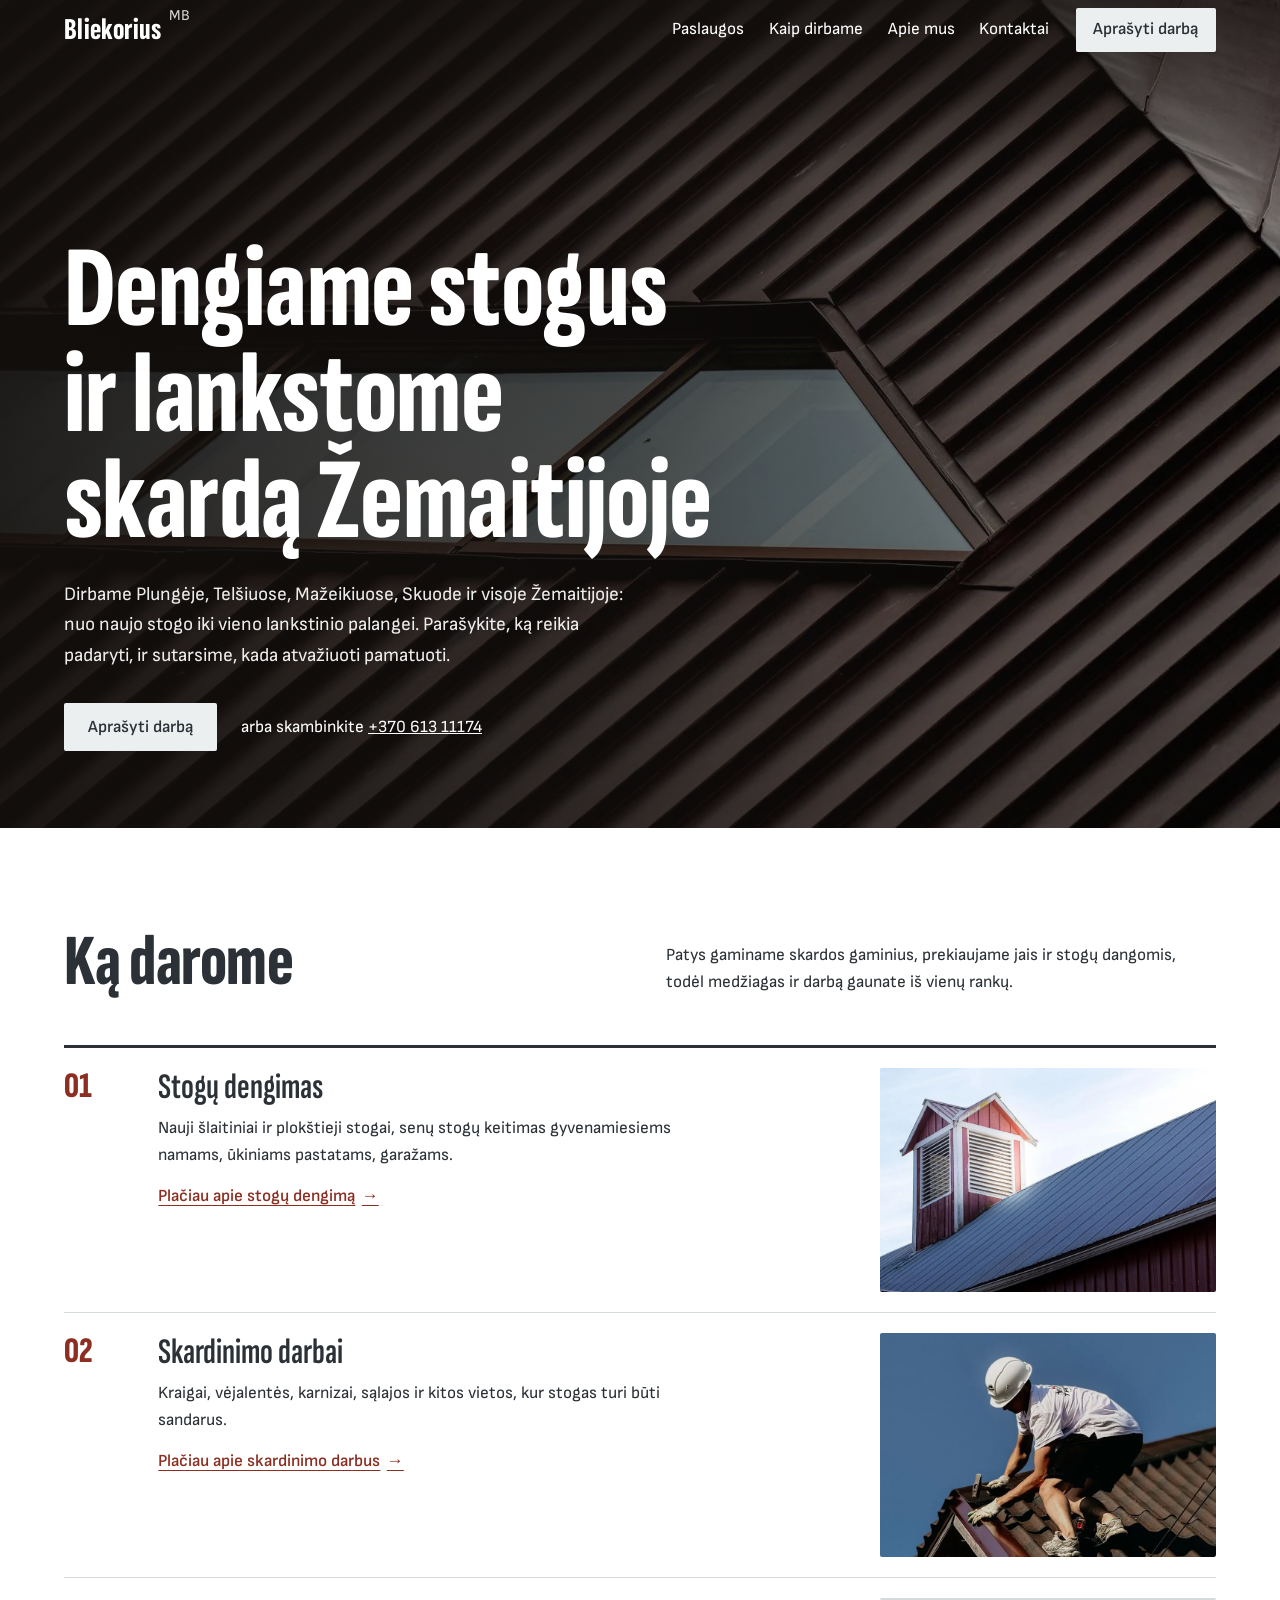
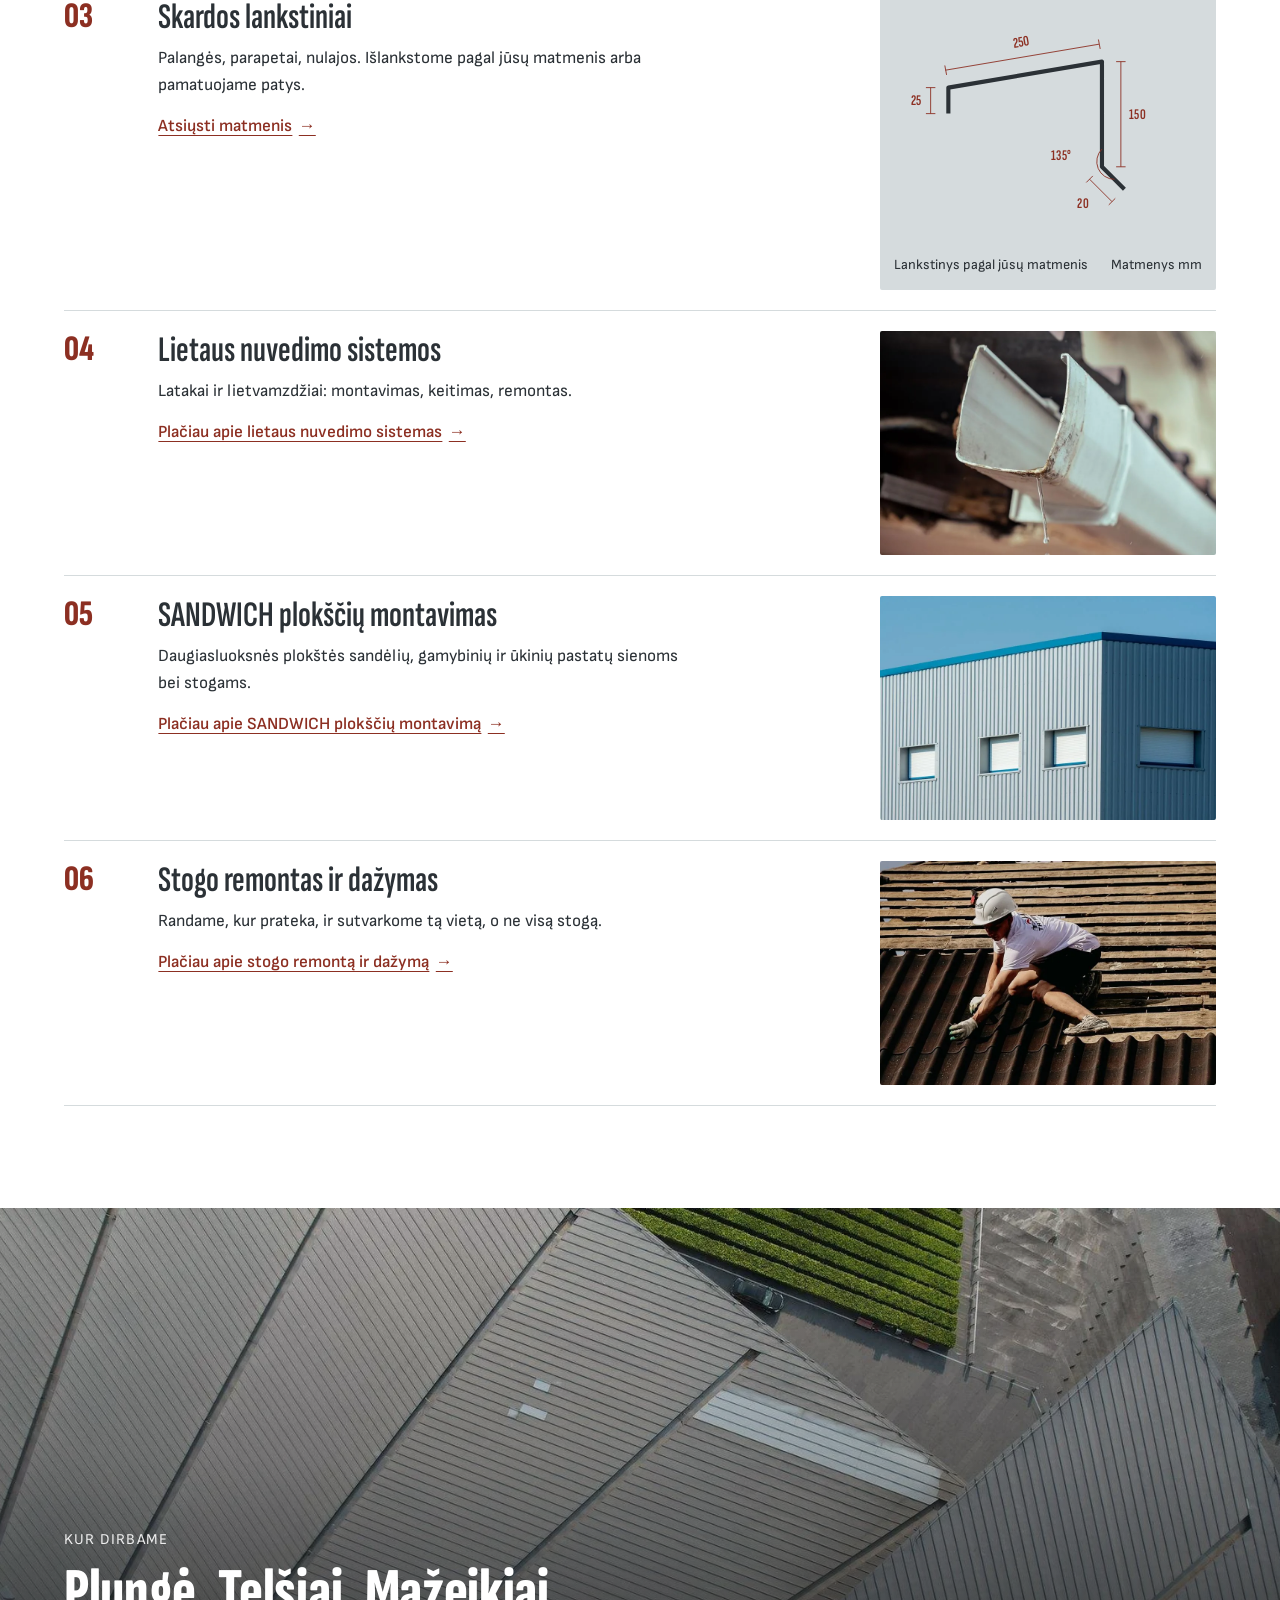
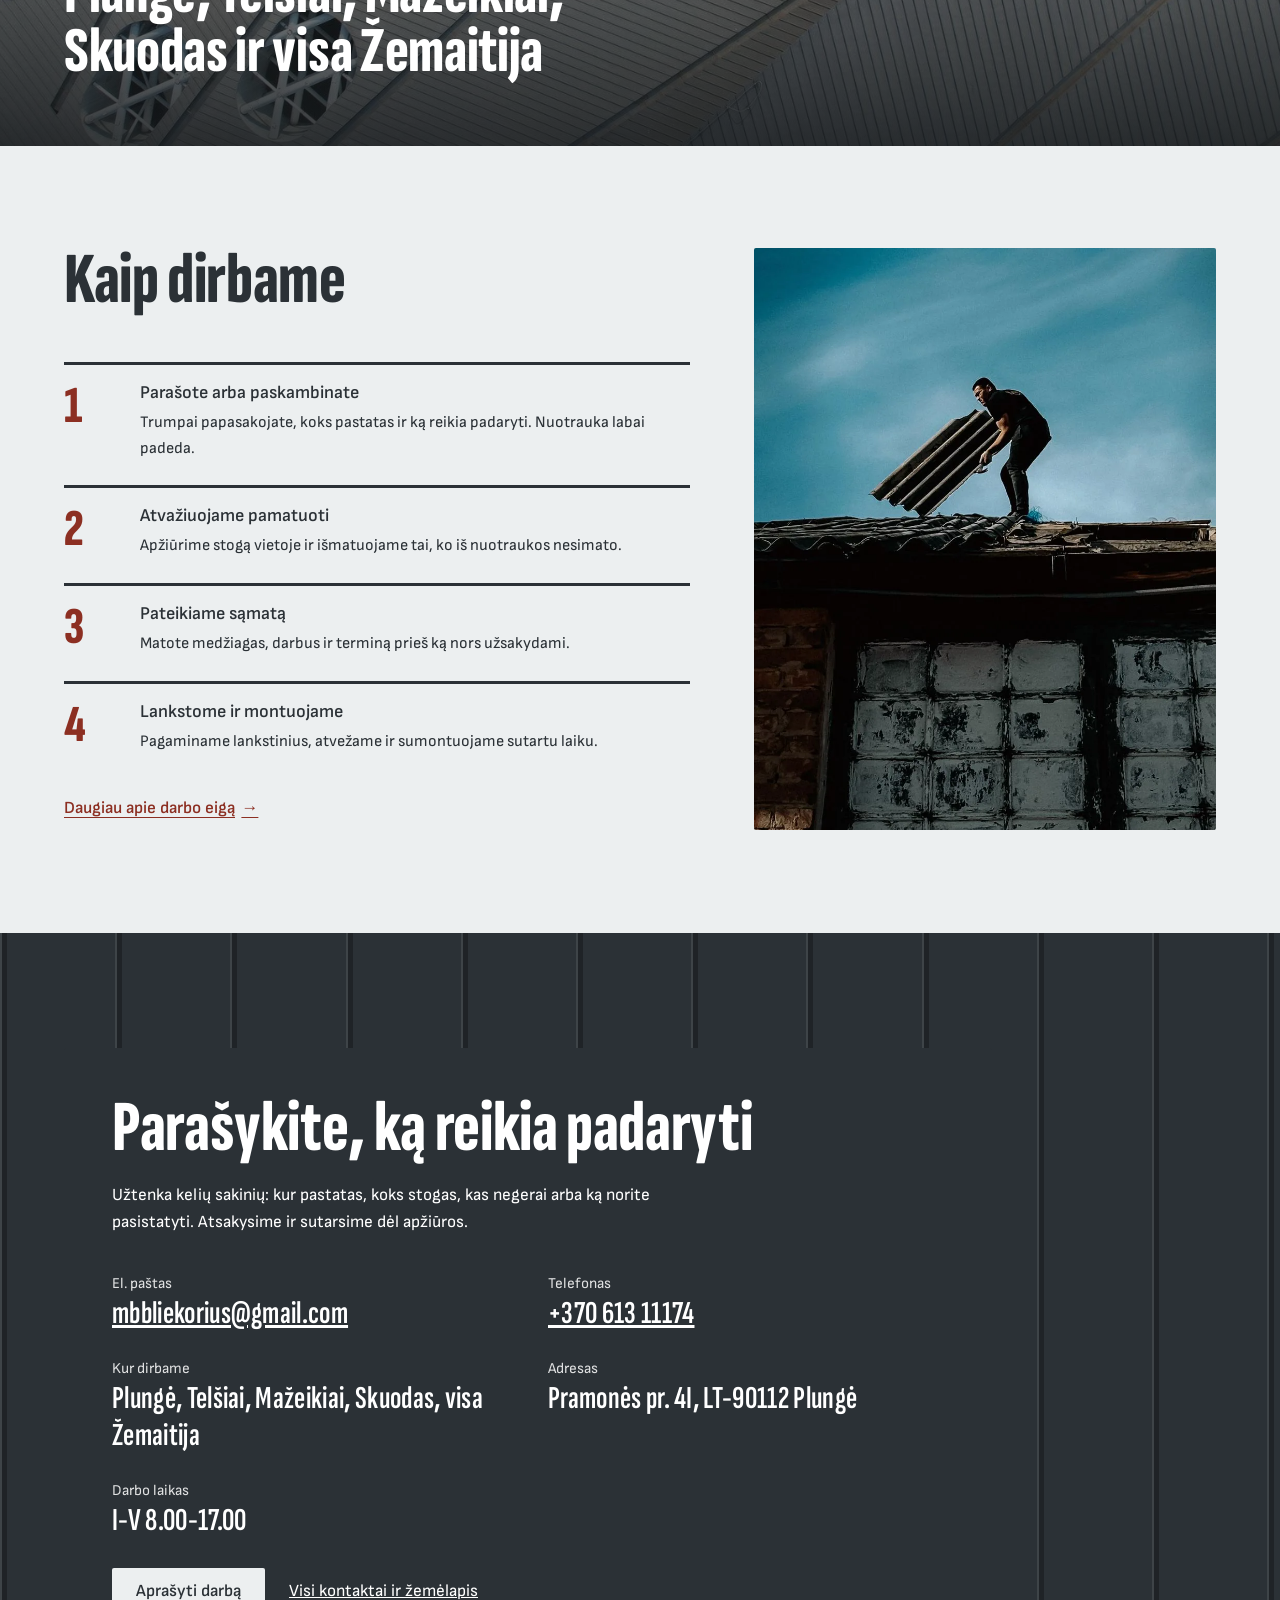
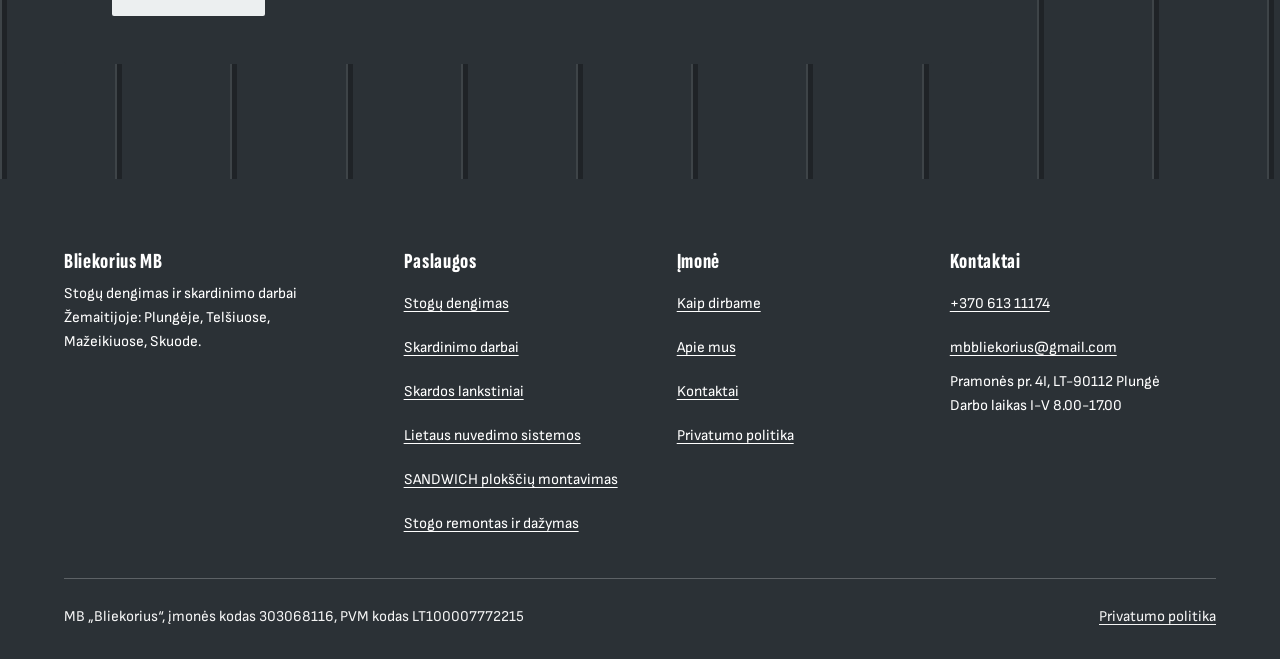
<file: index.html>
<!doctype html>
<html lang="lt">
<head>
<meta name="robots" content="noindex, nofollow">
<meta charset="utf-8">
<meta name="viewport" content="width=device-width, initial-scale=1">
<title>MB „Bliekorius“: stogai ir skardinimas Plungėje, Telšiuose</title>
<meta name="description" content="MB „Bliekorius“ dengia stogus ir lanksto skardą Žemaitijoje, Plungės ir Telšių krašte. Parašykite, ką reikia padaryti.">
<link rel="icon" href="data:image/svg+xml,%3Csvg xmlns='http://www.w3.org/2000/svg' viewBox='0 0 32 32'%3E%3Crect width='32' height='32' fill='%232B3136'/%3E%3Cpath d='M6 22V12l20-4v14' fill='none' stroke='%23D5DBDD' stroke-width='3'/%3E%3C/svg%3E">
<link rel="preload" as="image" href="img/hero.webp" fetchpriority="high">
<link rel="preload" as="font" type="font/woff2" href="fonts/sofia-sans-extra-condensed-latin.woff2" crossorigin>
<link rel="preload" as="font" type="font/woff2" href="fonts/sofia-sans-latin.woff2" crossorigin>
<link rel="stylesheet" href="css/style.css">
<script>document.documentElement.className += " js";</script>
<script type="application/ld+json">{"@context": "https://schema.org", "@type": "RoofingContractor", "name": "MB „Bliekorius“", "telephone": "+370 613 11174", "email": "mbbliekorius@gmail.com", "vatID": "LT100007772215", "identifier": {"@type": "PropertyValue", "name": "Įmonės kodas", "value": "303068116"}, "address": {"@type": "PostalAddress", "streetAddress": "Pramonės pr. 4I", "addressLocality": "Plungė", "postalCode": "LT-90112", "addressCountry": "LT"}, "areaServed": ["Plungė", "Telšiai", "Mažeikiai", "Skuodas", "Žemaitija"], "image": "https://vasylian.com/bliekorius-concept-v2/img/hero.webp", "description": "Stogų dengimas, skardinimo darbai, skardos lankstiniai, lietaus nuvedimo sistemos, SANDWICH plokščių montavimas, stogo remontas ir dažymas Plungėje, Telšiuose, Mažeikiuose, Skuode ir visoje Žemaitijoje."}</script>
</head>
<body>
<a class="praleisti" href="#turinys">Pereiti prie turinio</a>

<section class="pradzia" id="pradzia">
  <img class="pradzia-foto" src="img/hero.webp" width="1600" height="1067" fetchpriority="high" alt="Tamsiai rudo profiliuotos skardos stogo šlaitas su stoglangiu">

  <header class="virsus">
    <a class="vardas" href="index.html"><span>Bliekorius</span><small>MB</small></a>
    <button class="meniu-mygtukas" type="button" aria-expanded="false" aria-controls="meniu"><i aria-hidden="true"></i><span>Meniu</span></button>
    <nav id="meniu" aria-label="Pagrindinis meniu">
      <a href="paslaugos.html">Paslaugos</a>
      <a href="kaip-dirbame.html">Kaip dirbame</a>
      <a href="apie-mus.html">Apie mus</a>
      <a href="kontaktai.html">Kontaktai</a>
      <a class="nav-mygtukas" href="kontaktai.html#forma">Aprašyti darbą</a>
    </nav>
  </header>

  <div class="pradzia-tekstas">
    <h1>Dengiame stogus ir lankstome skardą Žemaitijoje</h1>
    <p>Dirbame Plungėje, Telšiuose, Mažeikiuose, Skuode ir visoje Žemaitijoje: nuo naujo stogo iki vieno lankstinio palangei. Parašykite, ką reikia padaryti, ir sutarsime, kada atvažiuoti pamatuoti.</p>
    <div class="veiksmai">
      <a class="mygtukas" href="kontaktai.html#forma">Aprašyti darbą</a>
      <span>arba skambinkite <a href="tel:+37061311174">+370 613 11174</a></span>
    </div>
  </div>
</section>

<main id="turinys">
  <section class="darbai" id="darbai" aria-labelledby="darbai-pav">
    <div class="darbai-galva">
      <h2 id="darbai-pav">Ką darome</h2>
      <p>Patys gaminame skardos gaminius, prekiaujame jais ir stogų dangomis, todėl medžiagas ir darbą gaunate iš vienų rankų.</p>
    </div>
    <ul class="eilutes">
      <li>
        <div>
          <h3><a href="stogu-dengimas.html">Stogų dengimas</a></h3>
          <p>Nauji šlaitiniai ir plokštieji stogai, senų stogų keitimas gyvenamiesiems namams, ūkiniams pastatams, garažams.</p>
          <a class="placiau" href="stogu-dengimas.html">Plačiau apie stogų dengimą</a>
        </div>
        <figure class="foto"><img src="img/stogai-dengimas.webp" width="900" height="600" loading="lazy" alt="Pilkos skardos stogas su vėdinimo bokšteliu ant raudonai dažyto pastato"></figure>
      </li>
      <li>
        <div>
          <h3><a href="skardinimo-darbai.html">Skardinimo darbai</a></h3>
          <p>Kraigai, vėjalentės, karnizai, sąlajos ir kitos vietos, kur stogas turi būti sandarus.</p>
          <a class="placiau" href="skardinimo-darbai.html">Plačiau apie skardinimo darbus</a>
        </div>
        <figure class="foto"><img src="img/skardinimas.webp" width="900" height="600" loading="lazy" alt="Stogdengys tvirtina skardos detalę stogo šlaito krašte"></figure>
      </li>
      <li>
        <div>
          <h3><a href="skardos-lankstiniai.html">Skardos lankstiniai</a></h3>
          <p>Palangės, parapetai, nulajos. Išlankstome pagal jūsų matmenis arba pamatuojame patys.</p>
          <a class="placiau" href="skardos-lankstiniai.html#matmenys">Atsiųsti matmenis</a>
        </div>
        <figure class="brezinys">
          <svg viewBox="0 0 520 400" role="img" aria-labelledby="brez-pav">
            <title id="brez-pav">Skardos lankstinio profilio brėžinys su matmenimis: 25, 250, 150 ir 20 milimetrų</title>
            <path class="profilis" pathLength="1" d="M92 172 V128 L352 84 V262 L390 300"/>
            <g class="matmuo">
              <line x1="62" y1="128" x2="62" y2="172"/><path d="M54 128h16M54 172h16"/>
              <text x="46" y="158" text-anchor="end">25</text>
            </g>
            <g class="matmuo">
              <line x1="87" y1="98.500" x2="347" y2="54.500"/><path d="M86 90.500l3 16M346 46.500l3 16"/>
              <text x="217" y="58" text-anchor="middle" transform="rotate(-9.6 217 58)">250</text>
            </g>
            <g class="matmuo">
              <line x1="384" y1="84" x2="384" y2="262"/><path d="M376 84h16M376 262h16"/>
              <text x="398" y="181">150</text>
            </g>
            <g class="matmuo">
              <line x1="331" y1="283" x2="369" y2="321"/><path d="M325.500 288.500l11-11M363.500 326.500l11-11"/>
              <text x="330" y="332" text-anchor="end">20</text>
              <path d="M352 232 A30 30 0 0 0 373.200 283.200" />
              <text x="300" y="250" text-anchor="end">135°</text>
            </g>
          </svg>
          <figcaption><span>Lankstinys pagal jūsų matmenis</span><span>Matmenys mm</span></figcaption>
        </figure>
      </li>
      <li>
        <div>
          <h3><a href="lietaus-nuvedimo-sistemos.html">Lietaus nuvedimo sistemos</a></h3>
          <p>Latakai ir lietvamzdžiai: montavimas, keitimas, remontas.</p>
          <a class="placiau" href="lietaus-nuvedimo-sistemos.html">Plačiau apie lietaus nuvedimo sistemas</a>
        </div>
        <figure class="foto"><img src="img/lietvamzdziai.webp" width="900" height="600" loading="lazy" alt="Lietaus latakas, iš kurio varva vandens lašai"></figure>
      </li>
      <li>
        <div>
          <h3><a href="sandwich-plokstiu-montavimas.html">SANDWICH plokščių montavimas</a></h3>
          <p>Daugiasluoksnės plokštės sandėlių, gamybinių ir ūkinių pastatų sienoms bei stogams.</p>
          <a class="placiau" href="sandwich-plokstiu-montavimas.html">Plačiau apie SANDWICH plokščių montavimą</a>
        </div>
        <figure class="foto"><img src="img/sandwich.webp" width="900" height="600" loading="lazy" alt="Pastatas, apkaltas pilkomis profiliuotomis plokštėmis, su langais"></figure>
      </li>
      <li>
        <div>
          <h3><a href="stogo-remontas-ir-dazymas.html">Stogo remontas ir dažymas</a></h3>
          <p>Randame, kur prateka, ir sutvarkome tą vietą, o ne visą stogą.</p>
          <a class="placiau" href="stogo-remontas-ir-dazymas.html">Plačiau apie stogo remontą ir dažymą</a>
        </div>
        <figure class="foto"><img src="img/remontas.webp" width="900" height="600" loading="lazy" alt="Stogdengys taiso stogą, dalis senos dangos nuimta"></figure>
      </li>
    </ul>
  </section>

  <section class="juosta" aria-labelledby="juostos-pav">
    <img class="juosta-foto" src="img/juosta.webp" width="1600" height="640" loading="lazy" alt="Pilki skardiniai stogų šlaitai iš viršaus">
    <div class="juosta-tekstas">
      <p>Kur dirbame</p>
      <h2 id="juostos-pav">Plungė, Telšiai, Mažeikiai, Skuodas ir visa Žemaitija</h2>
    </div>
  </section>

  <section class="eiga" id="eiga">
    <div>
      <h2>Kaip dirbame</h2>
      <ol>
        <li>
          <h3>Parašote arba paskambinate</h3>
          <p>Trumpai papasakojate, koks pastatas ir ką reikia padaryti. Nuotrauka labai padeda.</p>
        </li>
        <li>
          <h3>Atvažiuojame pamatuoti</h3>
          <p>Apžiūrime stogą vietoje ir išmatuojame tai, ko iš nuotraukos nesimato.</p>
        </li>
        <li>
          <h3>Pateikiame sąmatą</h3>
          <p>Matote medžiagas, darbus ir terminą prieš ką nors užsakydami.</p>
        </li>
        <li>
          <h3>Lankstome ir montuojame</h3>
          <p>Pagaminame lankstinius, atvežame ir sumontuojame sutartu laiku.</p>
        </li>
      </ol>
      <a class="placiau eiga-nuoroda" href="kaip-dirbame.html">Daugiau apie darbo eigą</a>
    </div>
    <figure class="eiga-foto"><img src="img/darbas-ant-stogo.webp" width="900" height="1125" loading="lazy" alt="Stogdengys neša dangos lakštą ant stogo prieš dangų"></figure>
  </section>

  <section class="kontaktai" id="kontaktai" aria-labelledby="kontaktu-pav">
    <div class="kontaktai-vidus">
      <h2 id="kontaktu-pav">Parašykite, ką reikia padaryti</h2>
      <p>Užtenka kelių sakinių: kur pastatas, koks stogas, kas negerai arba ką norite pasistatyti. Atsakysime ir sutarsime dėl apžiūros.</p>
      <dl>
        <div>
          <dt>El. paštas</dt>
          <dd><a href="mailto:mbbliekorius@gmail.com">mbbliekorius@gmail.com</a></dd>
        </div>
        <div>
          <dt>Telefonas</dt>
          <dd><a href="tel:+37061311174">+370 613 11174</a></dd>
        </div>
        <div>
          <dt>Kur dirbame</dt>
          <dd>Plungė, Telšiai, Mažeikiai, Skuodas, visa Žemaitija</dd>
        </div>
        <div>
          <dt>Adresas</dt>
          <dd>Pramonės pr. 4I, LT-90112 Plungė</dd>
        </div>
        <div>
          <dt>Darbo laikas</dt>
          <dd>I-V 8.00-17.00</dd>
        </div>
      </dl>
      <div class="veiksmai">
        <a class="mygtukas" href="kontaktai.html#forma">Aprašyti darbą</a>
        <a href="kontaktai.html">Visi kontaktai ir žemėlapis</a>
      </div>
    </div>
  </section>
</main>

<footer class="apacia">
  <div class="apacia-tinklelis">
    <div>
      <p class="apacia-pav">Bliekorius MB</p>
      <p>Stogų dengimas ir skardinimo darbai Žemaitijoje: Plungėje, Telšiuose, Mažeikiuose, Skuode.</p>
    </div>
    <div>
      <p class="apacia-pav">Paslaugos</p>
      <ul>
          <li><a href="stogu-dengimas.html">Stogų dengimas</a></li>
          <li><a href="skardinimo-darbai.html">Skardinimo darbai</a></li>
          <li><a href="skardos-lankstiniai.html">Skardos lankstiniai</a></li>
          <li><a href="lietaus-nuvedimo-sistemos.html">Lietaus nuvedimo sistemos</a></li>
          <li><a href="sandwich-plokstiu-montavimas.html">SANDWICH plokščių montavimas</a></li>
          <li><a href="stogo-remontas-ir-dazymas.html">Stogo remontas ir dažymas</a></li>
      </ul>
    </div>
    <div>
      <p class="apacia-pav">Įmonė</p>
      <ul>
        <li><a href="kaip-dirbame.html">Kaip dirbame</a></li>
        <li><a href="apie-mus.html">Apie mus</a></li>
        <li><a href="kontaktai.html">Kontaktai</a></li>
        <li><a href="privatumo-politika.html">Privatumo politika</a></li>
      </ul>
    </div>
    <div>
      <p class="apacia-pav">Kontaktai</p>
      <address>
        <a href="tel:+37061311174">+370 613 11174</a><br>
        <a href="mailto:mbbliekorius@gmail.com">mbbliekorius@gmail.com</a><br>
        Pramonės pr. 4I, LT-90112 Plungė<br>
        Darbo laikas I-V 8.00-17.00
      </address>
    </div>
  </div>
  <div class="apacia-teises">
    <span>MB „Bliekorius“, įmonės kodas 303068116, PVM kodas LT100007772215</span>
    <a href="privatumo-politika.html">Privatumo politika</a>
  </div>
</footer>

<script src="js/site.js" defer></script>
</body>
</html>
</file>
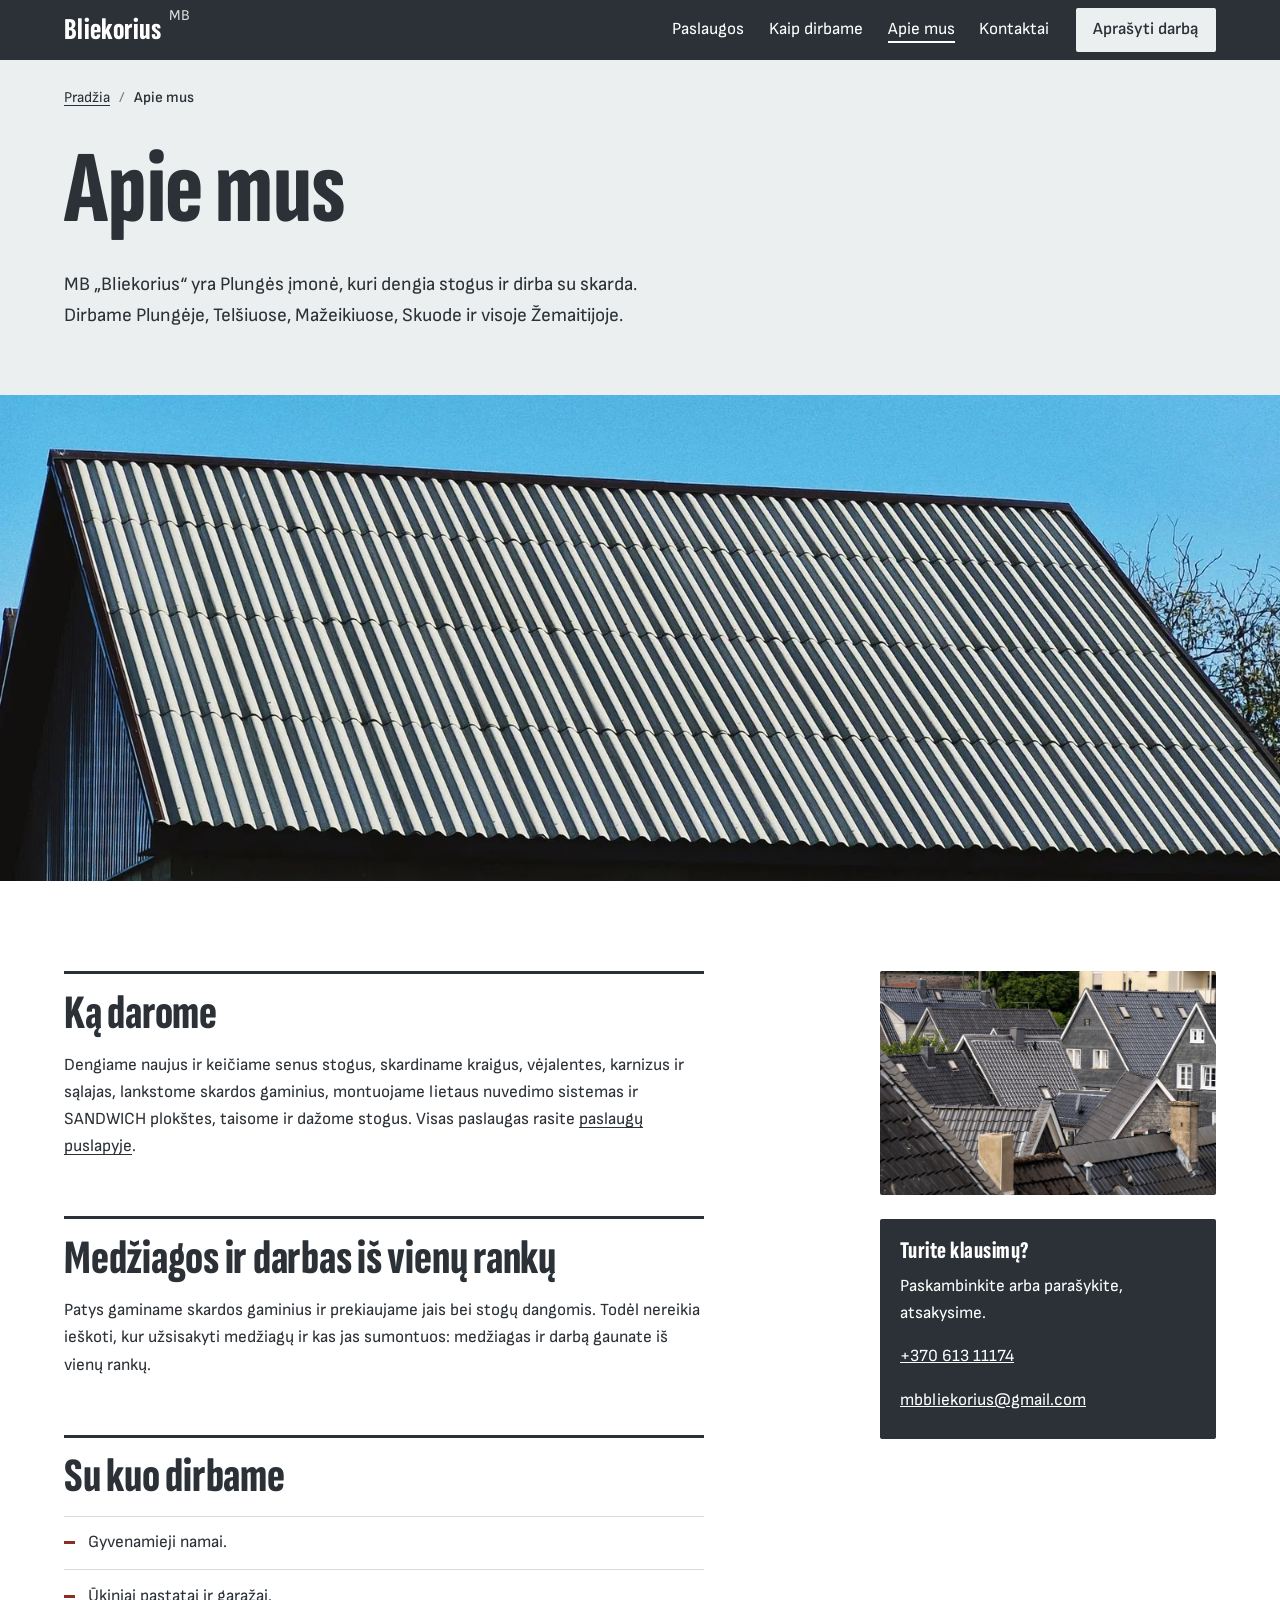
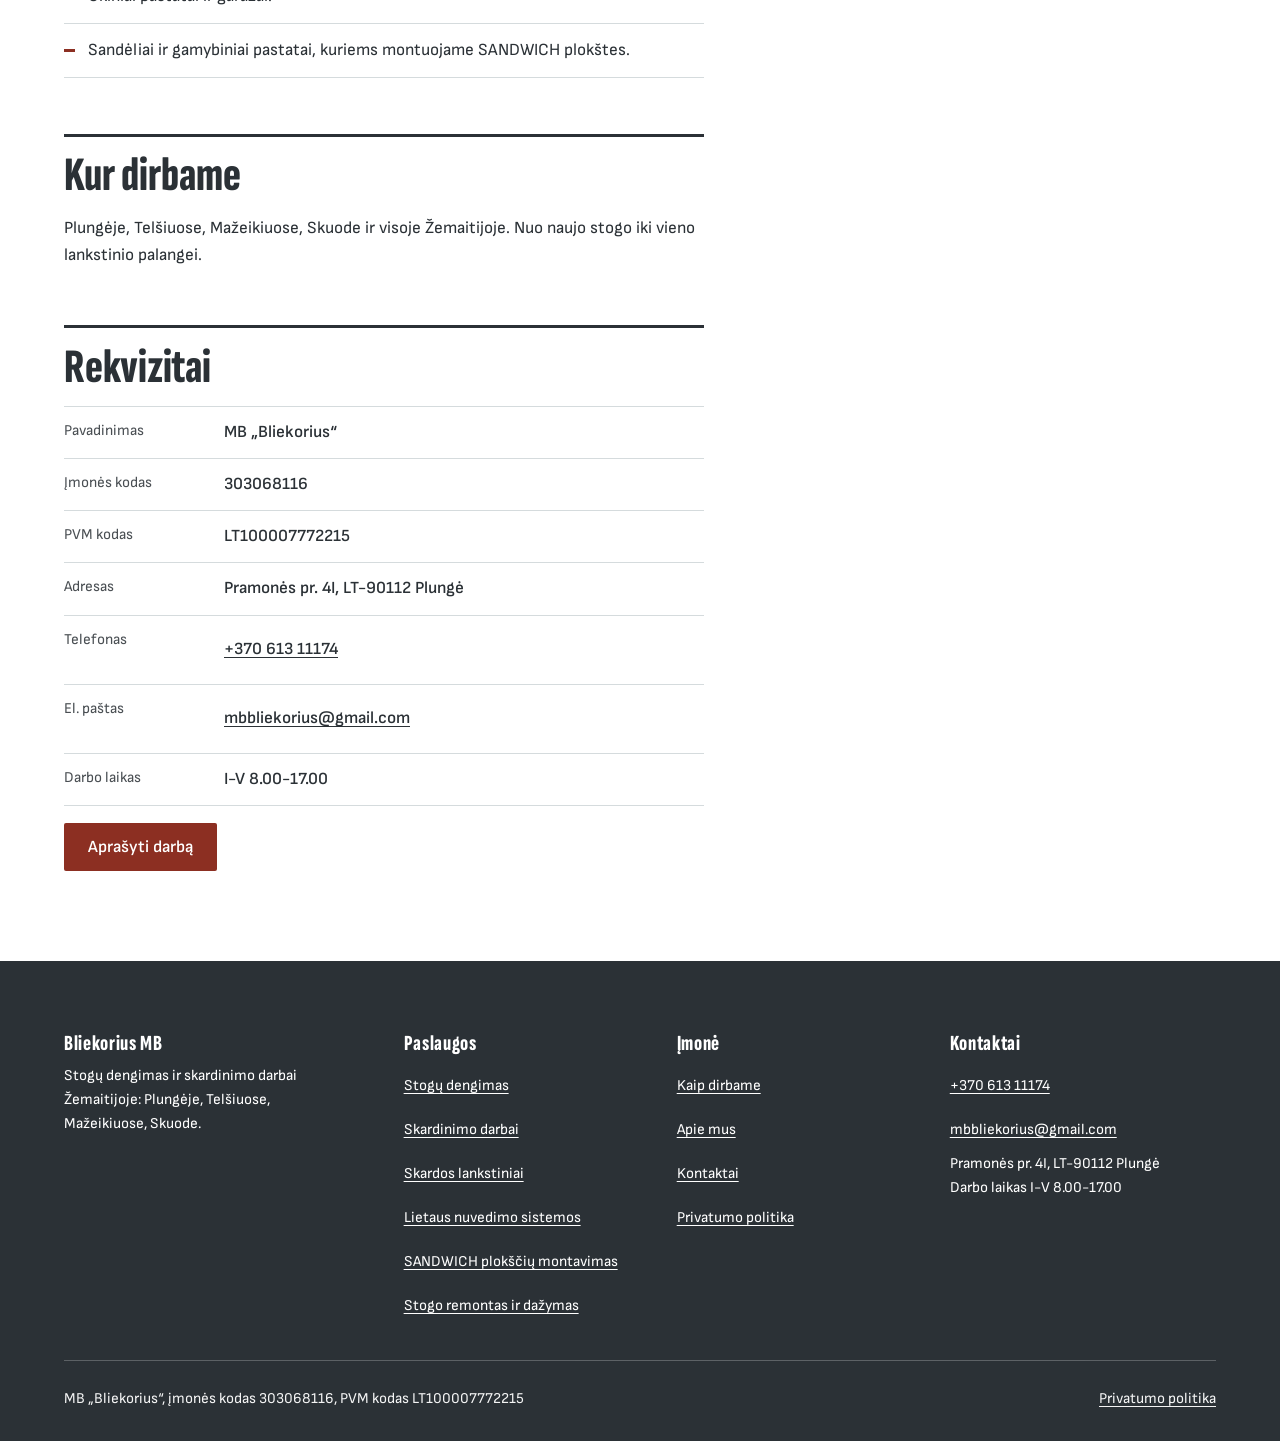
<file: apie-mus.html>
<!doctype html>
<html lang="lt">
<head>
<meta name="robots" content="noindex, nofollow">
<meta charset="utf-8">
<meta name="viewport" content="width=device-width, initial-scale=1">
<title>Apie mus: stogdengiai ir skardininkai iš Plungės | Bliekorius</title>
<meta name="description" content="MB „Bliekorius“ iš Plungės dengia stogus, skardina, lanksto skardą ir montuoja SANDWICH plokštes. Rekvizitai ir kur dirbame.">
<link rel="icon" href="data:image/svg+xml,%3Csvg xmlns='http://www.w3.org/2000/svg' viewBox='0 0 32 32'%3E%3Crect width='32' height='32' fill='%232B3136'/%3E%3Cpath d='M6 22V12l20-4v14' fill='none' stroke='%23D5DBDD' stroke-width='3'/%3E%3C/svg%3E">
<link rel="preload" as="font" type="font/woff2" href="fonts/sofia-sans-extra-condensed-latin.woff2" crossorigin>
<link rel="preload" as="font" type="font/woff2" href="fonts/sofia-sans-latin.woff2" crossorigin>
<link rel="stylesheet" href="css/style.css">
<script>document.documentElement.className += " js";</script>
<script type="application/ld+json">{"@context": "https://schema.org", "@type": "RoofingContractor", "name": "MB „Bliekorius“", "telephone": "+370 613 11174", "email": "mbbliekorius@gmail.com", "vatID": "LT100007772215", "identifier": {"@type": "PropertyValue", "name": "Įmonės kodas", "value": "303068116"}, "address": {"@type": "PostalAddress", "streetAddress": "Pramonės pr. 4I", "addressLocality": "Plungė", "postalCode": "LT-90112", "addressCountry": "LT"}, "areaServed": ["Plungė", "Telšiai", "Mažeikiai", "Skuodas", "Žemaitija"], "image": "https://vasylian.com/bliekorius-concept-v2/img/hero.webp"}</script>
<script type="application/ld+json">{"@context": "https://schema.org", "@type": "BreadcrumbList", "itemListElement": [{"@type": "ListItem", "position": 1, "name": "Pradžia", "item": "https://vasylian.com/bliekorius-concept-v2/index.html"}, {"@type": "ListItem", "position": 2, "name": "Apie mus", "item": "https://vasylian.com/bliekorius-concept-v2/"}]}</script>
</head>
<body>
<a class="praleisti" href="#turinys">Pereiti prie turinio</a>
<header class="virsus virsus-tamsus">
    <a class="vardas" href="index.html"><span>Bliekorius</span><small>MB</small></a>
    <button class="meniu-mygtukas" type="button" aria-expanded="false" aria-controls="meniu"><i aria-hidden="true"></i><span>Meniu</span></button>
    <nav id="meniu" aria-label="Pagrindinis meniu">
      <a href="paslaugos.html">Paslaugos</a>
      <a href="kaip-dirbame.html">Kaip dirbame</a>
      <a href="apie-mus.html" aria-current="page">Apie mus</a>
      <a href="kontaktai.html">Kontaktai</a>
      <a class="nav-mygtukas" href="kontaktai.html#forma">Aprašyti darbą</a>
    </nav>
  </header>

<main id="turinys">
  <div class="galva">
    <nav class="kruopsteles" aria-label="Naršymo kelias"><ol><li><a href="index.html">Pradžia</a></li><li><span aria-current="page">Apie mus</span></li></ol></nav>
    <h1>Apie mus</h1>
    <p class="ivadas">MB „Bliekorius“ yra Plungės įmonė, kuri dengia stogus ir dirba su skarda. Dirbame Plungėje, Telšiuose, Mažeikiuose, Skuode ir visoje Žemaitijoje.</p>
  </div>
  <div class="plati-foto"><img src="img/skardos-stogas.webp" width="1600" height="1067" fetchpriority="high" alt="Pilkos bangotos skardos stogas prie mėlyno dangaus" style="object-position:50% 25%"></div>

  <div class="turinys">
    <div class="tekstas">
      <h2>Ką darome</h2>
      <p>Dengiame naujus ir keičiame senus stogus, skardiname kraigus, vėjalentes, karnizus ir sąlajas, lankstome skardos gaminius, montuojame lietaus nuvedimo sistemas ir SANDWICH plokštes, taisome ir dažome stogus. Visas paslaugas rasite <a href="paslaugos.html">paslaugų puslapyje</a>.</p>

      <h2>Medžiagos ir darbas iš vienų rankų</h2>
      <p>Patys gaminame skardos gaminius ir prekiaujame jais bei stogų dangomis. Todėl nereikia ieškoti, kur užsisakyti medžiagų ir kas jas sumontuos: medžiagas ir darbą gaunate iš vienų rankų.</p>

      <h2>Su kuo dirbame</h2>
      <ul class="sarasas">
        <li>Gyvenamieji namai.</li>
        <li>Ūkiniai pastatai ir garažai.</li>
        <li>Sandėliai ir gamybiniai pastatai, kuriems montuojame SANDWICH plokštes.</li>
      </ul>

      <h2>Kur dirbame</h2>
      <p>Plungėje, Telšiuose, Mažeikiuose, Skuode ir visoje Žemaitijoje. Nuo naujo stogo iki vieno lankstinio palangei.</p>

      <h2>Rekvizitai</h2>
      <dl class="rekvizitai">
        <div><dt>Pavadinimas</dt><dd>MB „Bliekorius“</dd></div>
        <div><dt>Įmonės kodas</dt><dd>303068116</dd></div>
        <div><dt>PVM kodas</dt><dd>LT100007772215</dd></div>
        <div><dt>Adresas</dt><dd>Pramonės pr. 4I, LT-90112 Plungė</dd></div>
        <div><dt>Telefonas</dt><dd><a href="tel:+37061311174">+370 613 11174</a></dd></div>
        <div><dt>El. paštas</dt><dd><a href="mailto:mbbliekorius@gmail.com">mbbliekorius@gmail.com</a></dd></div>
        <div><dt>Darbo laikas</dt><dd>I-V 8.00-17.00</dd></div>
      </dl>
      <p><a class="mygtukas" href="kontaktai.html#forma">Aprašyti darbą</a></p>
    </div>
    <aside class="salia" aria-label="Nuotrauka">
      <figure><img src="img/stogai-miestas.webp" width="1600" height="1067" loading="lazy" alt="Miesto namų stogai iš viršaus"></figure>
      <div class="salia-blokas salia-tamsus">
        <p class="salia-pav">Turite klausimų?</p>
        <p>Paskambinkite arba parašykite, atsakysime.</p>
        <a href="tel:+37061311174">+370 613 11174</a>
        <a href="mailto:mbbliekorius@gmail.com">mbbliekorius@gmail.com</a>
      </div>
    </aside>
  </div>
</main>

<footer class="apacia">
  <div class="apacia-tinklelis">
    <div>
      <p class="apacia-pav">Bliekorius MB</p>
      <p>Stogų dengimas ir skardinimo darbai Žemaitijoje: Plungėje, Telšiuose, Mažeikiuose, Skuode.</p>
    </div>
    <div>
      <p class="apacia-pav">Paslaugos</p>
      <ul>
          <li><a href="stogu-dengimas.html">Stogų dengimas</a></li>
          <li><a href="skardinimo-darbai.html">Skardinimo darbai</a></li>
          <li><a href="skardos-lankstiniai.html">Skardos lankstiniai</a></li>
          <li><a href="lietaus-nuvedimo-sistemos.html">Lietaus nuvedimo sistemos</a></li>
          <li><a href="sandwich-plokstiu-montavimas.html">SANDWICH plokščių montavimas</a></li>
          <li><a href="stogo-remontas-ir-dazymas.html">Stogo remontas ir dažymas</a></li>
      </ul>
    </div>
    <div>
      <p class="apacia-pav">Įmonė</p>
      <ul>
        <li><a href="kaip-dirbame.html">Kaip dirbame</a></li>
        <li><a href="apie-mus.html">Apie mus</a></li>
        <li><a href="kontaktai.html">Kontaktai</a></li>
        <li><a href="privatumo-politika.html">Privatumo politika</a></li>
      </ul>
    </div>
    <div>
      <p class="apacia-pav">Kontaktai</p>
      <address>
        <a href="tel:+37061311174">+370 613 11174</a><br>
        <a href="mailto:mbbliekorius@gmail.com">mbbliekorius@gmail.com</a><br>
        Pramonės pr. 4I, LT-90112 Plungė<br>
        Darbo laikas I-V 8.00-17.00
      </address>
    </div>
  </div>
  <div class="apacia-teises">
    <span>MB „Bliekorius“, įmonės kodas 303068116, PVM kodas LT100007772215</span>
    <a href="privatumo-politika.html">Privatumo politika</a>
  </div>
</footer>

<script src="js/site.js" defer></script>
</body>
</html>
</file>
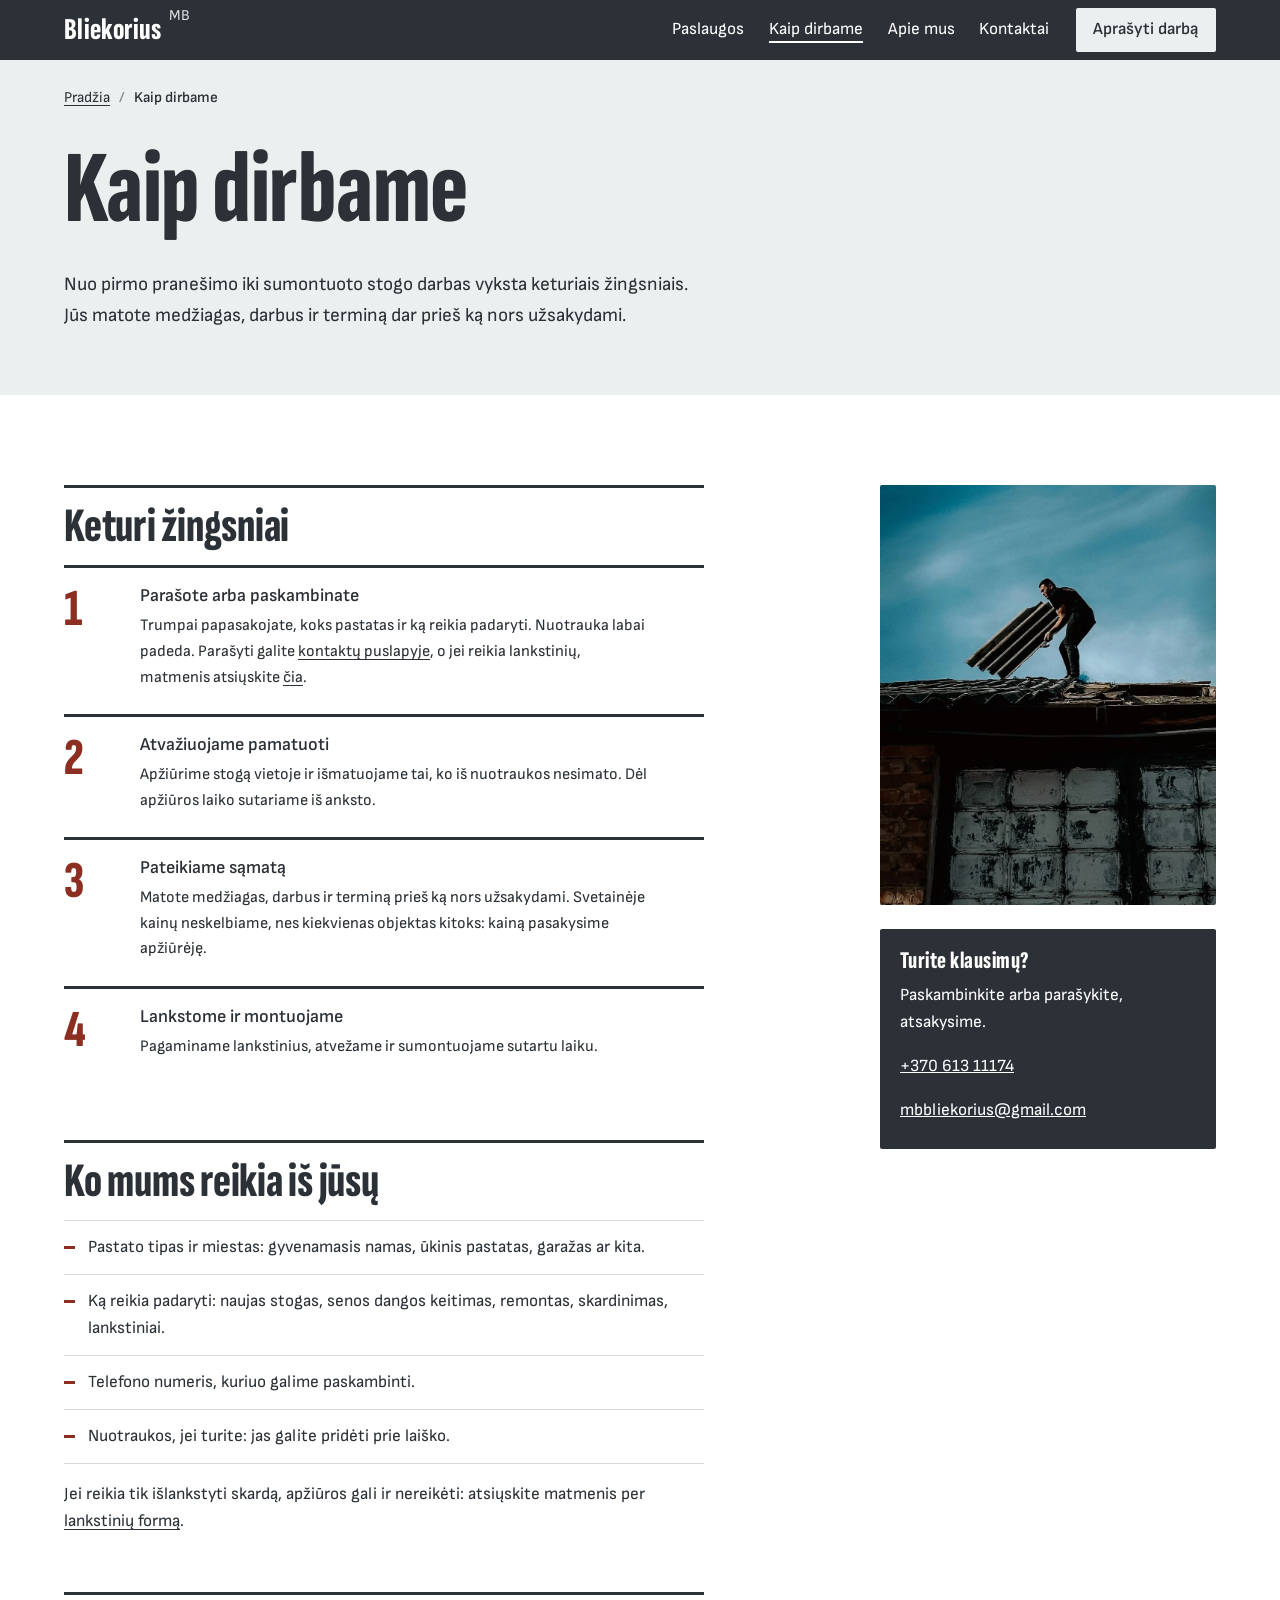
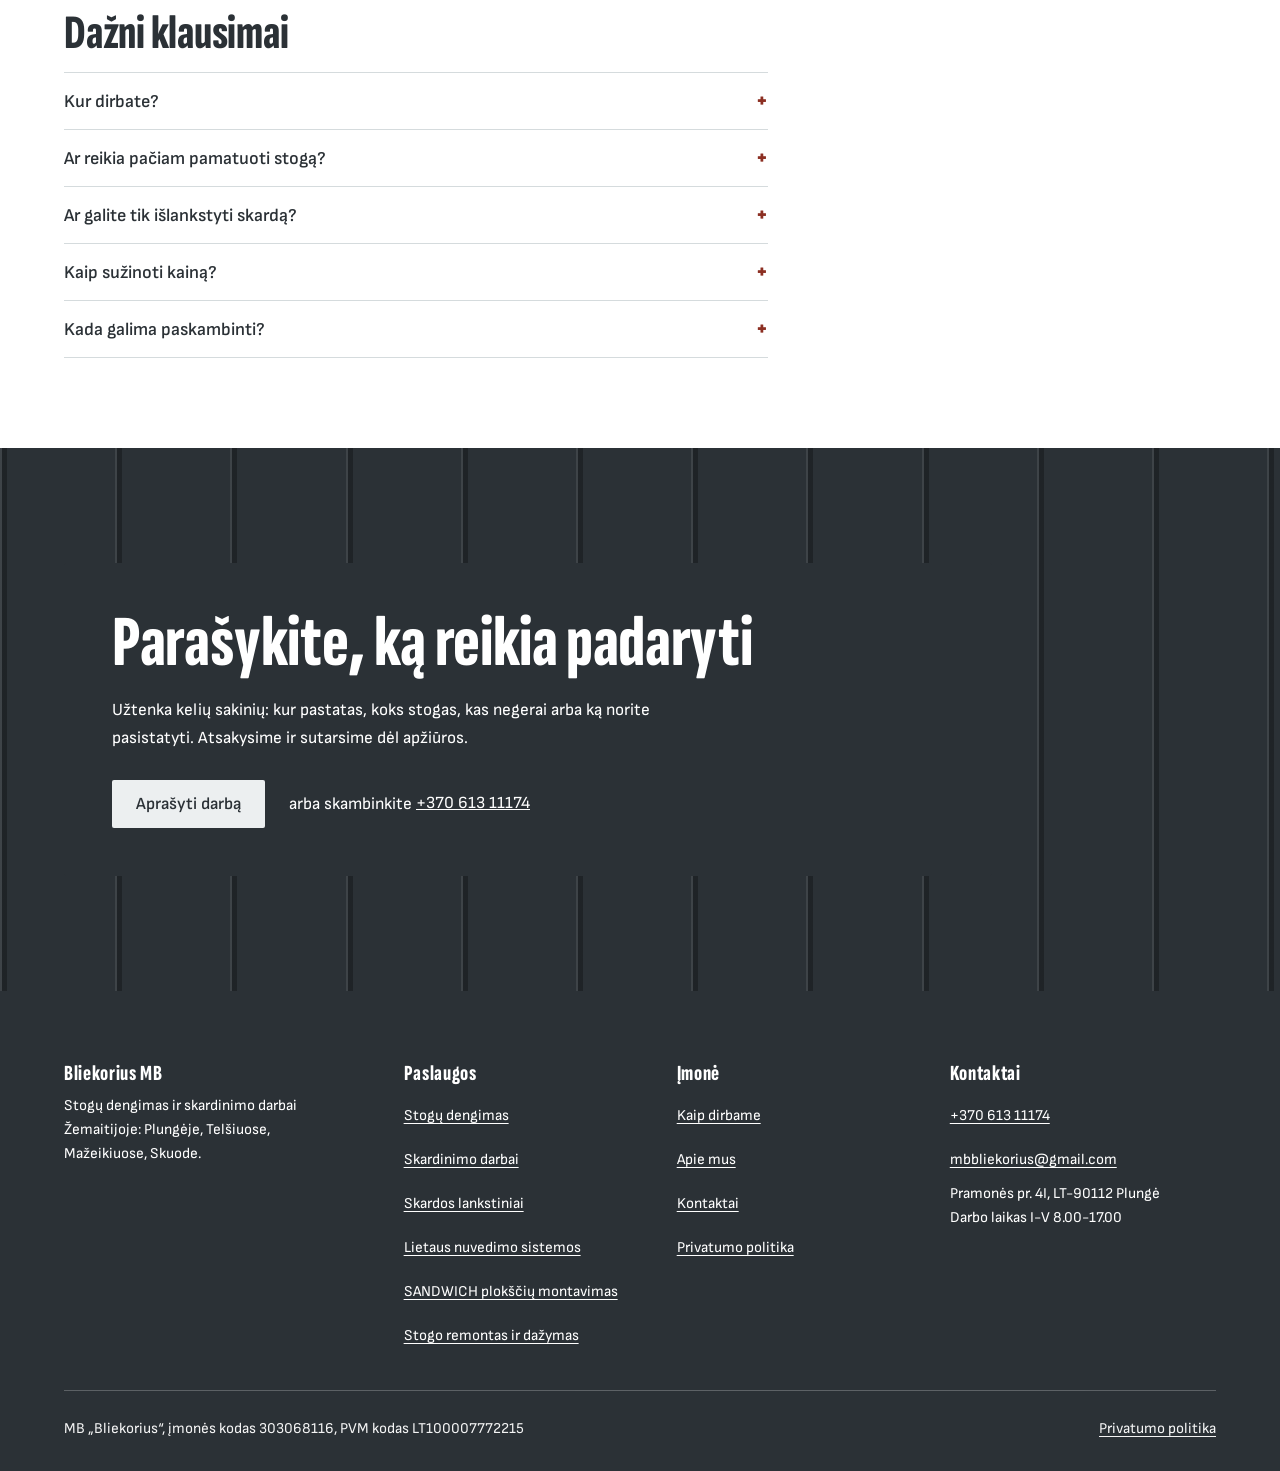
<file: kaip-dirbame.html>
<!doctype html>
<html lang="lt">
<head>
<meta name="robots" content="noindex, nofollow">
<meta charset="utf-8">
<meta name="viewport" content="width=device-width, initial-scale=1">
<title>Kaip dirbame: nuo skambučio iki sumontuoto stogo | Bliekorius</title>
<meta name="description" content="Kaip vyksta darbas su MB „Bliekorius“: užklausa, apžiūra ir matavimas, sąmata, lankstymas ir montavimas. Atsakymai į dažniausius klausimus.">
<link rel="icon" href="data:image/svg+xml,%3Csvg xmlns='http://www.w3.org/2000/svg' viewBox='0 0 32 32'%3E%3Crect width='32' height='32' fill='%232B3136'/%3E%3Cpath d='M6 22V12l20-4v14' fill='none' stroke='%23D5DBDD' stroke-width='3'/%3E%3C/svg%3E">
<link rel="preload" as="font" type="font/woff2" href="fonts/sofia-sans-extra-condensed-latin.woff2" crossorigin>
<link rel="preload" as="font" type="font/woff2" href="fonts/sofia-sans-latin.woff2" crossorigin>
<link rel="stylesheet" href="css/style.css">
<script>document.documentElement.className += " js";</script>
<script type="application/ld+json">{"@context": "https://schema.org", "@type": "RoofingContractor", "name": "MB „Bliekorius“", "telephone": "+370 613 11174", "email": "mbbliekorius@gmail.com", "vatID": "LT100007772215", "identifier": {"@type": "PropertyValue", "name": "Įmonės kodas", "value": "303068116"}, "address": {"@type": "PostalAddress", "streetAddress": "Pramonės pr. 4I", "addressLocality": "Plungė", "postalCode": "LT-90112", "addressCountry": "LT"}, "areaServed": ["Plungė", "Telšiai", "Mažeikiai", "Skuodas", "Žemaitija"], "image": "https://vasylian.com/bliekorius-concept-v2/img/hero.webp"}</script>
<script type="application/ld+json">{"@context": "https://schema.org", "@type": "BreadcrumbList", "itemListElement": [{"@type": "ListItem", "position": 1, "name": "Pradžia", "item": "https://vasylian.com/bliekorius-concept-v2/index.html"}, {"@type": "ListItem", "position": 2, "name": "Kaip dirbame", "item": "https://vasylian.com/bliekorius-concept-v2/"}]}</script>
</head>
<body>
<a class="praleisti" href="#turinys">Pereiti prie turinio</a>
<header class="virsus virsus-tamsus">
    <a class="vardas" href="index.html"><span>Bliekorius</span><small>MB</small></a>
    <button class="meniu-mygtukas" type="button" aria-expanded="false" aria-controls="meniu"><i aria-hidden="true"></i><span>Meniu</span></button>
    <nav id="meniu" aria-label="Pagrindinis meniu">
      <a href="paslaugos.html">Paslaugos</a>
      <a href="kaip-dirbame.html" aria-current="page">Kaip dirbame</a>
      <a href="apie-mus.html">Apie mus</a>
      <a href="kontaktai.html">Kontaktai</a>
      <a class="nav-mygtukas" href="kontaktai.html#forma">Aprašyti darbą</a>
    </nav>
  </header>

<main id="turinys">
  <div class="galva">
    <nav class="kruopsteles" aria-label="Naršymo kelias"><ol><li><a href="index.html">Pradžia</a></li><li><span aria-current="page">Kaip dirbame</span></li></ol></nav>
    <h1>Kaip dirbame</h1>
    <p class="ivadas">Nuo pirmo pranešimo iki sumontuoto stogo darbas vyksta keturiais žingsniais. Jūs matote medžiagas, darbus ir terminą dar prieš ką nors užsakydami.</p>
  </div>

  <div class="turinys">
    <div class="tekstas">
      <h2>Keturi žingsniai</h2>
      <ol class="zingsniai">
        <li>
          <h3>Parašote arba paskambinate</h3>
          <p>Trumpai papasakojate, koks pastatas ir ką reikia padaryti. Nuotrauka labai padeda. Parašyti galite <a href="kontaktai.html#forma">kontaktų puslapyje</a>, o jei reikia lankstinių, matmenis atsiųskite <a href="skardos-lankstiniai.html#matmenys">čia</a>.</p>
        </li>
        <li>
          <h3>Atvažiuojame pamatuoti</h3>
          <p>Apžiūrime stogą vietoje ir išmatuojame tai, ko iš nuotraukos nesimato. Dėl apžiūros laiko sutariame iš anksto.</p>
        </li>
        <li>
          <h3>Pateikiame sąmatą</h3>
          <p>Matote medžiagas, darbus ir terminą prieš ką nors užsakydami. Svetainėje kainų neskelbiame, nes kiekvienas objektas kitoks: kainą pasakysime apžiūrėję.</p>
        </li>
        <li>
          <h3>Lankstome ir montuojame</h3>
          <p>Pagaminame lankstinius, atvežame ir sumontuojame sutartu laiku.</p>
        </li>
      </ol>

      <h2>Ko mums reikia iš jūsų</h2>
      <ul class="sarasas">
        <li>Pastato tipas ir miestas: gyvenamasis namas, ūkinis pastatas, garažas ar kita.</li>
        <li>Ką reikia padaryti: naujas stogas, senos dangos keitimas, remontas, skardinimas, lankstiniai.</li>
        <li>Telefono numeris, kuriuo galime paskambinti.</li>
        <li>Nuotraukos, jei turite: jas galite pridėti prie laiško.</li>
      </ul>
      <p>Jei reikia tik išlankstyti skardą, apžiūros gali ir nereikėti: atsiųskite matmenis per <a href="skardos-lankstiniai.html#matmenys">lankstinių formą</a>.</p>

      <h2>Dažni klausimai</h2>
      <div class="duk">
        <details>
          <summary>Kur dirbate?</summary>
          <p>Plungėje, Telšiuose, Mažeikiuose, Skuode ir visoje Žemaitijoje. Jei abejojate dėl savo vietovės, parašykite arba paskambinkite.</p>
        </details>
        <details>
          <summary>Ar reikia pačiam pamatuoti stogą?</summary>
          <p>Nebūtina. Galite pateikti savo matmenis, bet galime ir patys atvažiuoti pamatuoti.</p>
        </details>
        <details>
          <summary>Ar galite tik išlankstyti skardą?</summary>
          <p>Taip. Skardos lankstinius lankstome pagal jūsų matmenis. Matmenis atsiųskite per formą <a href="skardos-lankstiniai.html#matmenys">skardos lankstinių puslapyje</a>.</p>
        </details>
        <details>
          <summary>Kaip sužinoti kainą?</summary>
          <p>Kainą pasakysime apžiūrėję objektą arba gavę lankstinių matmenis. Svetainėje kainų nenurodome.</p>
        </details>
        <details>
          <summary>Kada galima paskambinti?</summary>
          <p>Darbo laikas I-V 8.00-17.00. Kitu metu parašykite el. paštu ir atsakysime.</p>
        </details>
      </div>
    </div>
    <aside class="salia" aria-label="Nuotrauka">
      <figure><img src="img/darbas-ant-stogo.webp" width="900" height="1125" loading="lazy" alt="Stogdengys neša dangos lakštą ant stogo prieš dangų"></figure>
      <div class="salia-blokas salia-tamsus">
        <p class="salia-pav">Turite klausimų?</p>
        <p>Paskambinkite arba parašykite, atsakysime.</p>
        <a href="tel:+37061311174">+370 613 11174</a>
        <a href="mailto:mbbliekorius@gmail.com">mbbliekorius@gmail.com</a>
      </div>
    </aside>
  </div>

  <section class="kontaktai" aria-labelledby="cta-pav">
    <div class="kontaktai-vidus">
      <h2 id="cta-pav">Parašykite, ką reikia padaryti</h2>
      <p>Užtenka kelių sakinių: kur pastatas, koks stogas, kas negerai arba ką norite pasistatyti. Atsakysime ir sutarsime dėl apžiūros.</p>
      <div class="veiksmai">
        <a class="mygtukas" href="kontaktai.html#forma">Aprašyti darbą</a>
        <span>arba skambinkite <a href="tel:+37061311174">+370 613 11174</a></span>
      </div>
    </div>
  </section>
</main>

<footer class="apacia">
  <div class="apacia-tinklelis">
    <div>
      <p class="apacia-pav">Bliekorius MB</p>
      <p>Stogų dengimas ir skardinimo darbai Žemaitijoje: Plungėje, Telšiuose, Mažeikiuose, Skuode.</p>
    </div>
    <div>
      <p class="apacia-pav">Paslaugos</p>
      <ul>
          <li><a href="stogu-dengimas.html">Stogų dengimas</a></li>
          <li><a href="skardinimo-darbai.html">Skardinimo darbai</a></li>
          <li><a href="skardos-lankstiniai.html">Skardos lankstiniai</a></li>
          <li><a href="lietaus-nuvedimo-sistemos.html">Lietaus nuvedimo sistemos</a></li>
          <li><a href="sandwich-plokstiu-montavimas.html">SANDWICH plokščių montavimas</a></li>
          <li><a href="stogo-remontas-ir-dazymas.html">Stogo remontas ir dažymas</a></li>
      </ul>
    </div>
    <div>
      <p class="apacia-pav">Įmonė</p>
      <ul>
        <li><a href="kaip-dirbame.html">Kaip dirbame</a></li>
        <li><a href="apie-mus.html">Apie mus</a></li>
        <li><a href="kontaktai.html">Kontaktai</a></li>
        <li><a href="privatumo-politika.html">Privatumo politika</a></li>
      </ul>
    </div>
    <div>
      <p class="apacia-pav">Kontaktai</p>
      <address>
        <a href="tel:+37061311174">+370 613 11174</a><br>
        <a href="mailto:mbbliekorius@gmail.com">mbbliekorius@gmail.com</a><br>
        Pramonės pr. 4I, LT-90112 Plungė<br>
        Darbo laikas I-V 8.00-17.00
      </address>
    </div>
  </div>
  <div class="apacia-teises">
    <span>MB „Bliekorius“, įmonės kodas 303068116, PVM kodas LT100007772215</span>
    <a href="privatumo-politika.html">Privatumo politika</a>
  </div>
</footer>

<script src="js/site.js" defer></script>
</body>
</html>
</file>
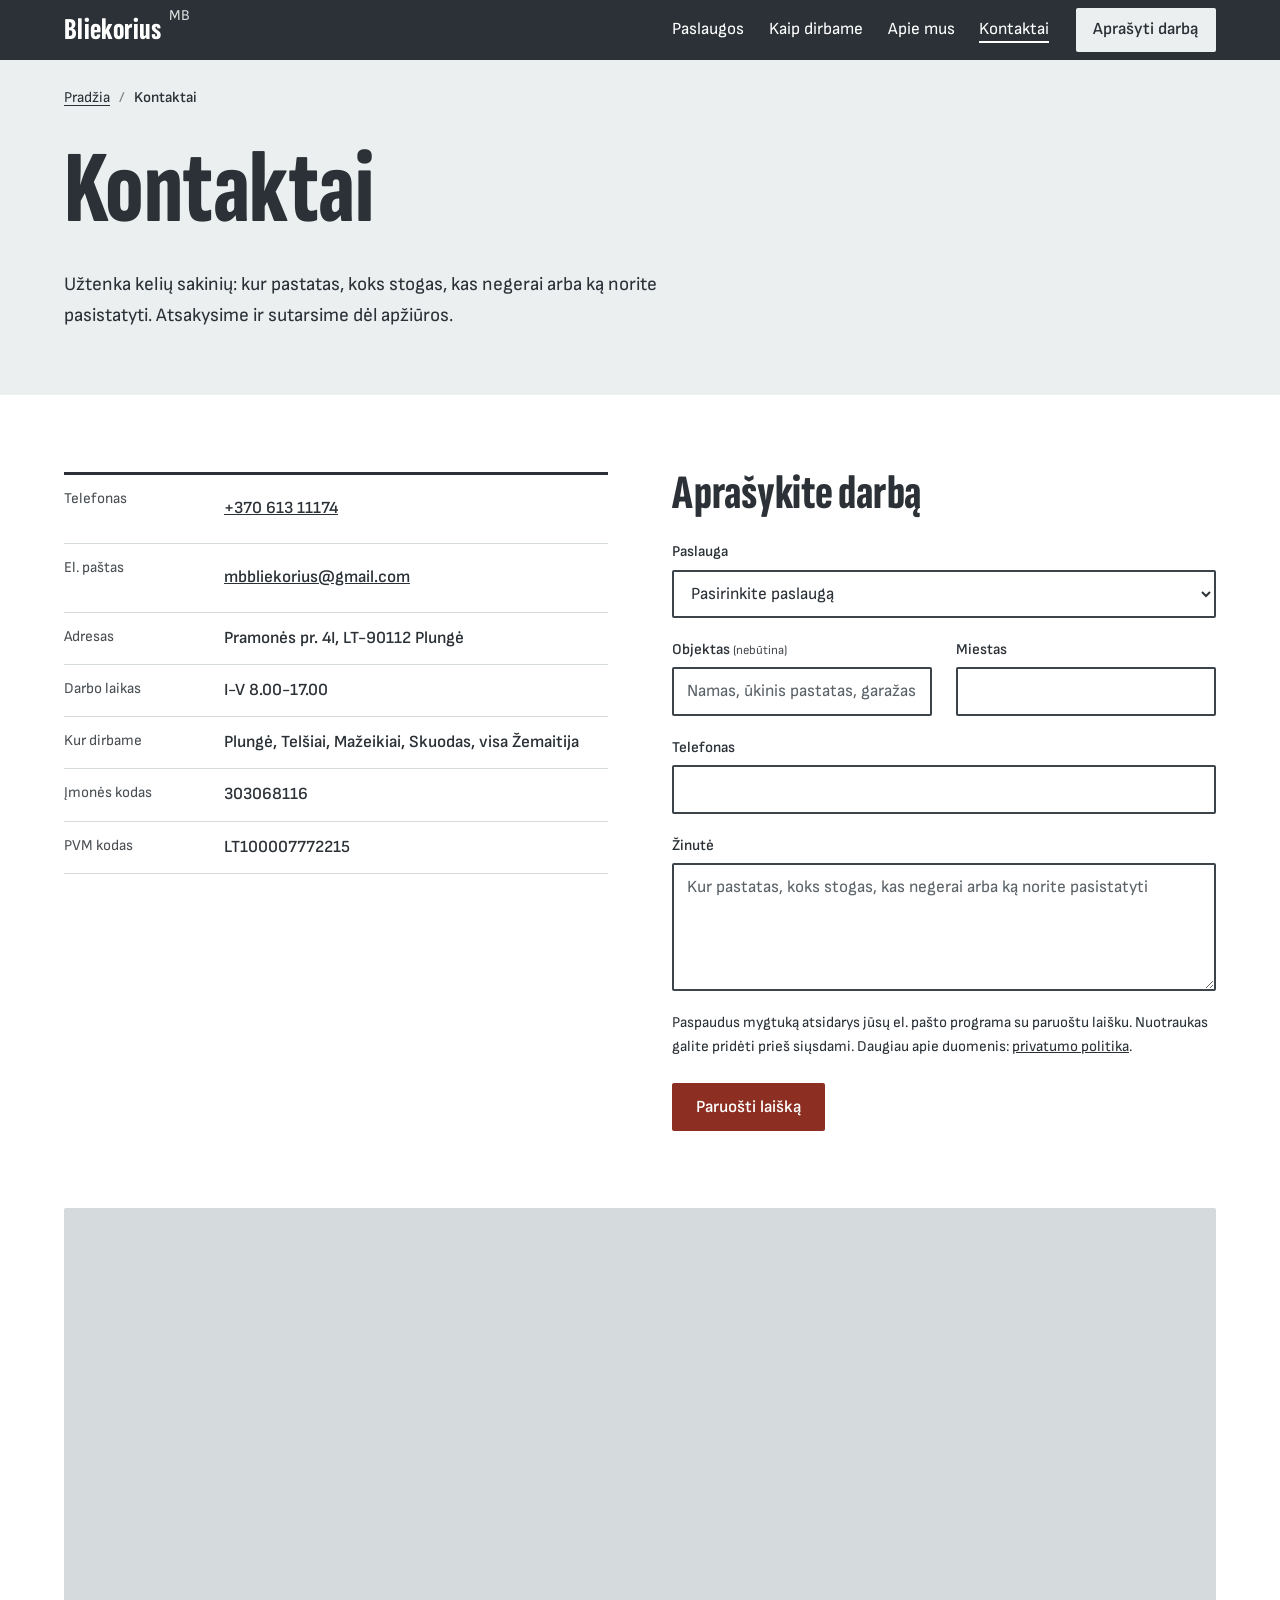
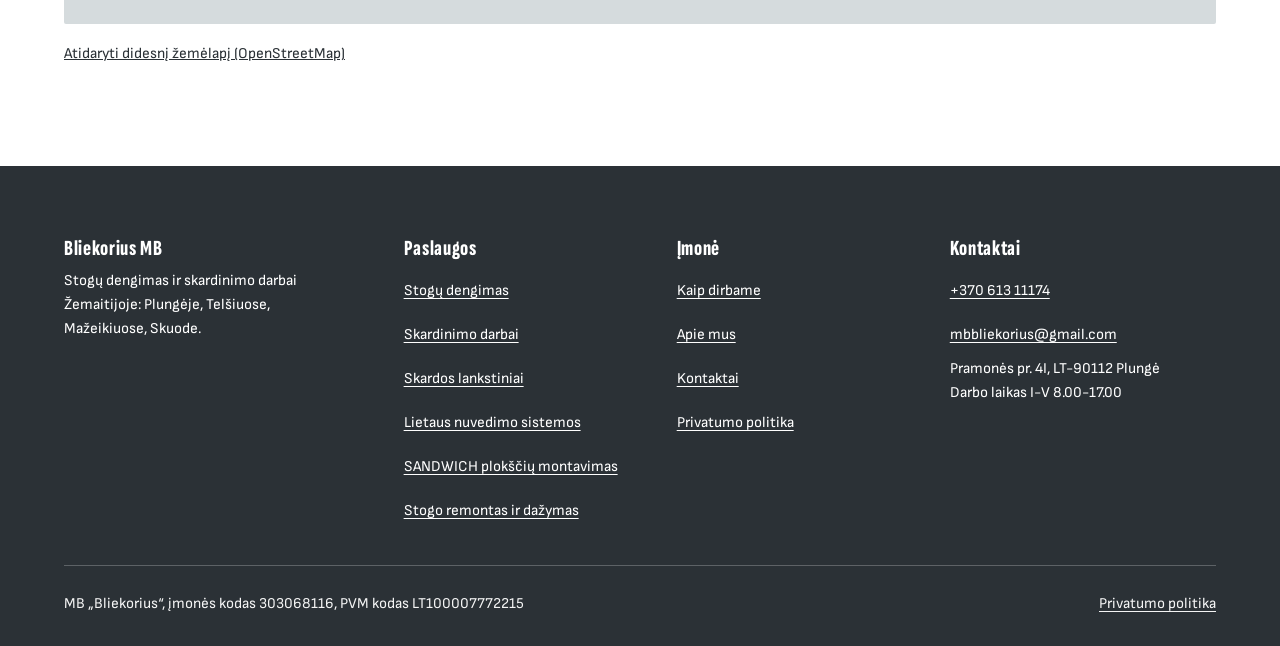
<file: kontaktai.html>
<!doctype html>
<html lang="lt">
<head>
<meta name="robots" content="noindex, nofollow">
<meta charset="utf-8">
<meta name="viewport" content="width=device-width, initial-scale=1">
<title>Kontaktai: Plungė, tel. +370 613 11174 | MB „Bliekorius“</title>
<meta name="description" content="MB „Bliekorius“ kontaktai: Pramonės pr. 4I, Plungė, tel. +370 613 11174, mbbliekorius@gmail.com. Aprašykite darbą ir sutarsime dėl apžiūros.">
<link rel="icon" href="data:image/svg+xml,%3Csvg xmlns='http://www.w3.org/2000/svg' viewBox='0 0 32 32'%3E%3Crect width='32' height='32' fill='%232B3136'/%3E%3Cpath d='M6 22V12l20-4v14' fill='none' stroke='%23D5DBDD' stroke-width='3'/%3E%3C/svg%3E">
<link rel="preload" as="font" type="font/woff2" href="fonts/sofia-sans-extra-condensed-latin.woff2" crossorigin>
<link rel="preload" as="font" type="font/woff2" href="fonts/sofia-sans-latin.woff2" crossorigin>
<link rel="stylesheet" href="css/style.css">
<script>document.documentElement.className += " js";</script>
<script type="application/ld+json">{"@context": "https://schema.org", "@type": "RoofingContractor", "name": "MB „Bliekorius“", "telephone": "+370 613 11174", "email": "mbbliekorius@gmail.com", "vatID": "LT100007772215", "identifier": {"@type": "PropertyValue", "name": "Įmonės kodas", "value": "303068116"}, "address": {"@type": "PostalAddress", "streetAddress": "Pramonės pr. 4I", "addressLocality": "Plungė", "postalCode": "LT-90112", "addressCountry": "LT"}, "areaServed": ["Plungė", "Telšiai", "Mažeikiai", "Skuodas", "Žemaitija"], "image": "https://vasylian.com/bliekorius-concept-v2/img/hero.webp"}</script>
<script type="application/ld+json">{"@context": "https://schema.org", "@type": "BreadcrumbList", "itemListElement": [{"@type": "ListItem", "position": 1, "name": "Pradžia", "item": "https://vasylian.com/bliekorius-concept-v2/index.html"}, {"@type": "ListItem", "position": 2, "name": "Kontaktai", "item": "https://vasylian.com/bliekorius-concept-v2/"}]}</script>
</head>
<body>
<a class="praleisti" href="#turinys">Pereiti prie turinio</a>
<header class="virsus virsus-tamsus">
    <a class="vardas" href="index.html"><span>Bliekorius</span><small>MB</small></a>
    <button class="meniu-mygtukas" type="button" aria-expanded="false" aria-controls="meniu"><i aria-hidden="true"></i><span>Meniu</span></button>
    <nav id="meniu" aria-label="Pagrindinis meniu">
      <a href="paslaugos.html">Paslaugos</a>
      <a href="kaip-dirbame.html">Kaip dirbame</a>
      <a href="apie-mus.html">Apie mus</a>
      <a href="kontaktai.html" aria-current="page">Kontaktai</a>
      <a class="nav-mygtukas" href="kontaktai.html#forma">Aprašyti darbą</a>
    </nav>
  </header>

<main id="turinys">
  <div class="galva">
    <nav class="kruopsteles" aria-label="Naršymo kelias"><ol><li><a href="index.html">Pradžia</a></li><li><span aria-current="page">Kontaktai</span></li></ol></nav>
    <h1>Kontaktai</h1>
    <p class="ivadas">Užtenka kelių sakinių: kur pastatas, koks stogas, kas negerai arba ką norite pasistatyti. Atsakysime ir sutarsime dėl apžiūros.</p>
  </div>

  <div class="kontaktu-tinklelis">
    <div>
      <h2 class="tik-skaitytuvui">Rekvizitai</h2>
      <dl class="rekvizitai">
        <div><dt>Telefonas</dt><dd><a href="tel:+37061311174">+370 613 11174</a></dd></div>
        <div><dt>El. paštas</dt><dd><a href="mailto:mbbliekorius@gmail.com">mbbliekorius@gmail.com</a></dd></div>
        <div><dt>Adresas</dt><dd>Pramonės pr. 4I, LT-90112 Plungė</dd></div>
        <div><dt>Darbo laikas</dt><dd>I-V 8.00-17.00</dd></div>
        <div><dt>Kur dirbame</dt><dd>Plungė, Telšiai, Mažeikiai, Skuodas, visa Žemaitija</dd></div>
        <div><dt>Įmonės kodas</dt><dd>303068116</dd></div>
        <div><dt>PVM kodas</dt><dd>LT100007772215</dd></div>
      </dl>
    </div>

    <div id="forma">
      <h2 style="font-size:clamp(2.1rem,4.5vw,3rem)">Aprašykite darbą</h2>
      <form class="forma" data-mailto="mbbliekorius@gmail.com" data-tema="Užklausa" novalidate>
        <p class="forma-santrauka" role="alert" hidden></p>
        <div class="laukas visas">
          <label for="k-paslauga" data-pav="Paslauga">Paslauga</label>
          <select id="k-paslauga" name="paslauga" required data-klaida="Pasirinkite paslaugą." data-tema-dalis data-is-adreso aria-describedby="k-paslauga-klaida">
                <option value="">Pasirinkite paslaugą</option>
                <option value="stogu-dengimas">Stogų dengimas</option>
                <option value="skardinimo-darbai">Skardinimo darbai</option>
                <option value="skardos-lankstiniai">Skardos lankstiniai</option>
                <option value="lietaus-nuvedimo-sistemos">Lietaus nuvedimo sistemos</option>
                <option value="sandwich-plokstiu-montavimas">SANDWICH plokščių montavimas</option>
                <option value="stogo-remontas-ir-dazymas">Stogo remontas ir dažymas</option>
                <option value="kita">Kita</option>
          </select>
          <p class="klaida" id="k-paslauga-klaida"></p>
        </div>
        <div class="laukas">
          <label for="k-objektas" data-pav="Objektas">Objektas <small>(nebūtina)</small></label>
          <input id="k-objektas" name="objektas" type="text" aria-describedby="k-objektas-klaida" placeholder="Namas, ūkinis pastatas, garažas">
          <p class="klaida" id="k-objektas-klaida"></p>
        </div>
        <div class="laukas">
          <label for="k-miestas" data-pav="Miestas">Miestas</label>
          <input id="k-miestas" name="miestas" type="text" autocomplete="address-level2" required data-miestas data-klaida="Įrašykite, kur yra objektas." aria-describedby="k-miestas-klaida">
          <p class="klaida" id="k-miestas-klaida"></p>
        </div>
        <div class="laukas visas">
          <label for="k-tel" data-pav="Telefonas">Telefonas</label>
          <input id="k-tel" name="telefonas" type="tel" autocomplete="tel" required data-klaida="Įrašykite telefoną, kuriuo galime paskambinti." aria-describedby="k-tel-klaida">
          <p class="klaida" id="k-tel-klaida"></p>
        </div>
        <div class="laukas visas">
          <label for="k-zinute" data-pav="Žinutė">Žinutė</label>
          <textarea id="k-zinute" name="zinute" required data-klaida="Trumpai aprašykite, ką reikia padaryti." aria-describedby="k-zinute-klaida" placeholder="Kur pastatas, koks stogas, kas negerai arba ką norite pasistatyti"></textarea>
          <p class="klaida" id="k-zinute-klaida"></p>
        </div>
        <p class="forma-info">Paspaudus mygtuką atsidarys jūsų el. pašto programa su paruoštu laišku. Nuotraukas galite pridėti prieš siųsdami. Daugiau apie duomenis: <a href="privatumo-politika.html">privatumo politika</a>.</p>
        <div class="veiksmai"><button class="mygtukas" type="submit">Paruošti laišką</button></div>
      </form>
    </div>
  </div>

  <section class="zemelapis" aria-labelledby="zem-pav">
    <h2 id="zem-pav" class="tik-skaitytuvui">Žemėlapis</h2>
    <iframe title="Žemėlapis: Pramonės pr. 4I, Plungė" src="https://www.openstreetmap.org/export/embed.html?bbox=21.80990%2C55.91616%2C21.82590%2C55.92516&amp;layer=mapnik&amp;marker=55.92066%2C21.8179" loading="lazy" referrerpolicy="no-referrer"></iframe>
    <p><a href="https://www.openstreetmap.org/?mlat=55.92066&amp;mlon=21.8179#map=17/55.92066/21.8179">Atidaryti didesnį žemėlapį (OpenStreetMap)</a></p>
  </section>
</main>

<footer class="apacia">
  <div class="apacia-tinklelis">
    <div>
      <p class="apacia-pav">Bliekorius MB</p>
      <p>Stogų dengimas ir skardinimo darbai Žemaitijoje: Plungėje, Telšiuose, Mažeikiuose, Skuode.</p>
    </div>
    <div>
      <p class="apacia-pav">Paslaugos</p>
      <ul>
          <li><a href="stogu-dengimas.html">Stogų dengimas</a></li>
          <li><a href="skardinimo-darbai.html">Skardinimo darbai</a></li>
          <li><a href="skardos-lankstiniai.html">Skardos lankstiniai</a></li>
          <li><a href="lietaus-nuvedimo-sistemos.html">Lietaus nuvedimo sistemos</a></li>
          <li><a href="sandwich-plokstiu-montavimas.html">SANDWICH plokščių montavimas</a></li>
          <li><a href="stogo-remontas-ir-dazymas.html">Stogo remontas ir dažymas</a></li>
      </ul>
    </div>
    <div>
      <p class="apacia-pav">Įmonė</p>
      <ul>
        <li><a href="kaip-dirbame.html">Kaip dirbame</a></li>
        <li><a href="apie-mus.html">Apie mus</a></li>
        <li><a href="kontaktai.html">Kontaktai</a></li>
        <li><a href="privatumo-politika.html">Privatumo politika</a></li>
      </ul>
    </div>
    <div>
      <p class="apacia-pav">Kontaktai</p>
      <address>
        <a href="tel:+37061311174">+370 613 11174</a><br>
        <a href="mailto:mbbliekorius@gmail.com">mbbliekorius@gmail.com</a><br>
        Pramonės pr. 4I, LT-90112 Plungė<br>
        Darbo laikas I-V 8.00-17.00
      </address>
    </div>
  </div>
  <div class="apacia-teises">
    <span>MB „Bliekorius“, įmonės kodas 303068116, PVM kodas LT100007772215</span>
    <a href="privatumo-politika.html">Privatumo politika</a>
  </div>
</footer>

<script src="js/site.js" defer></script>
</body>
</html>
</file>
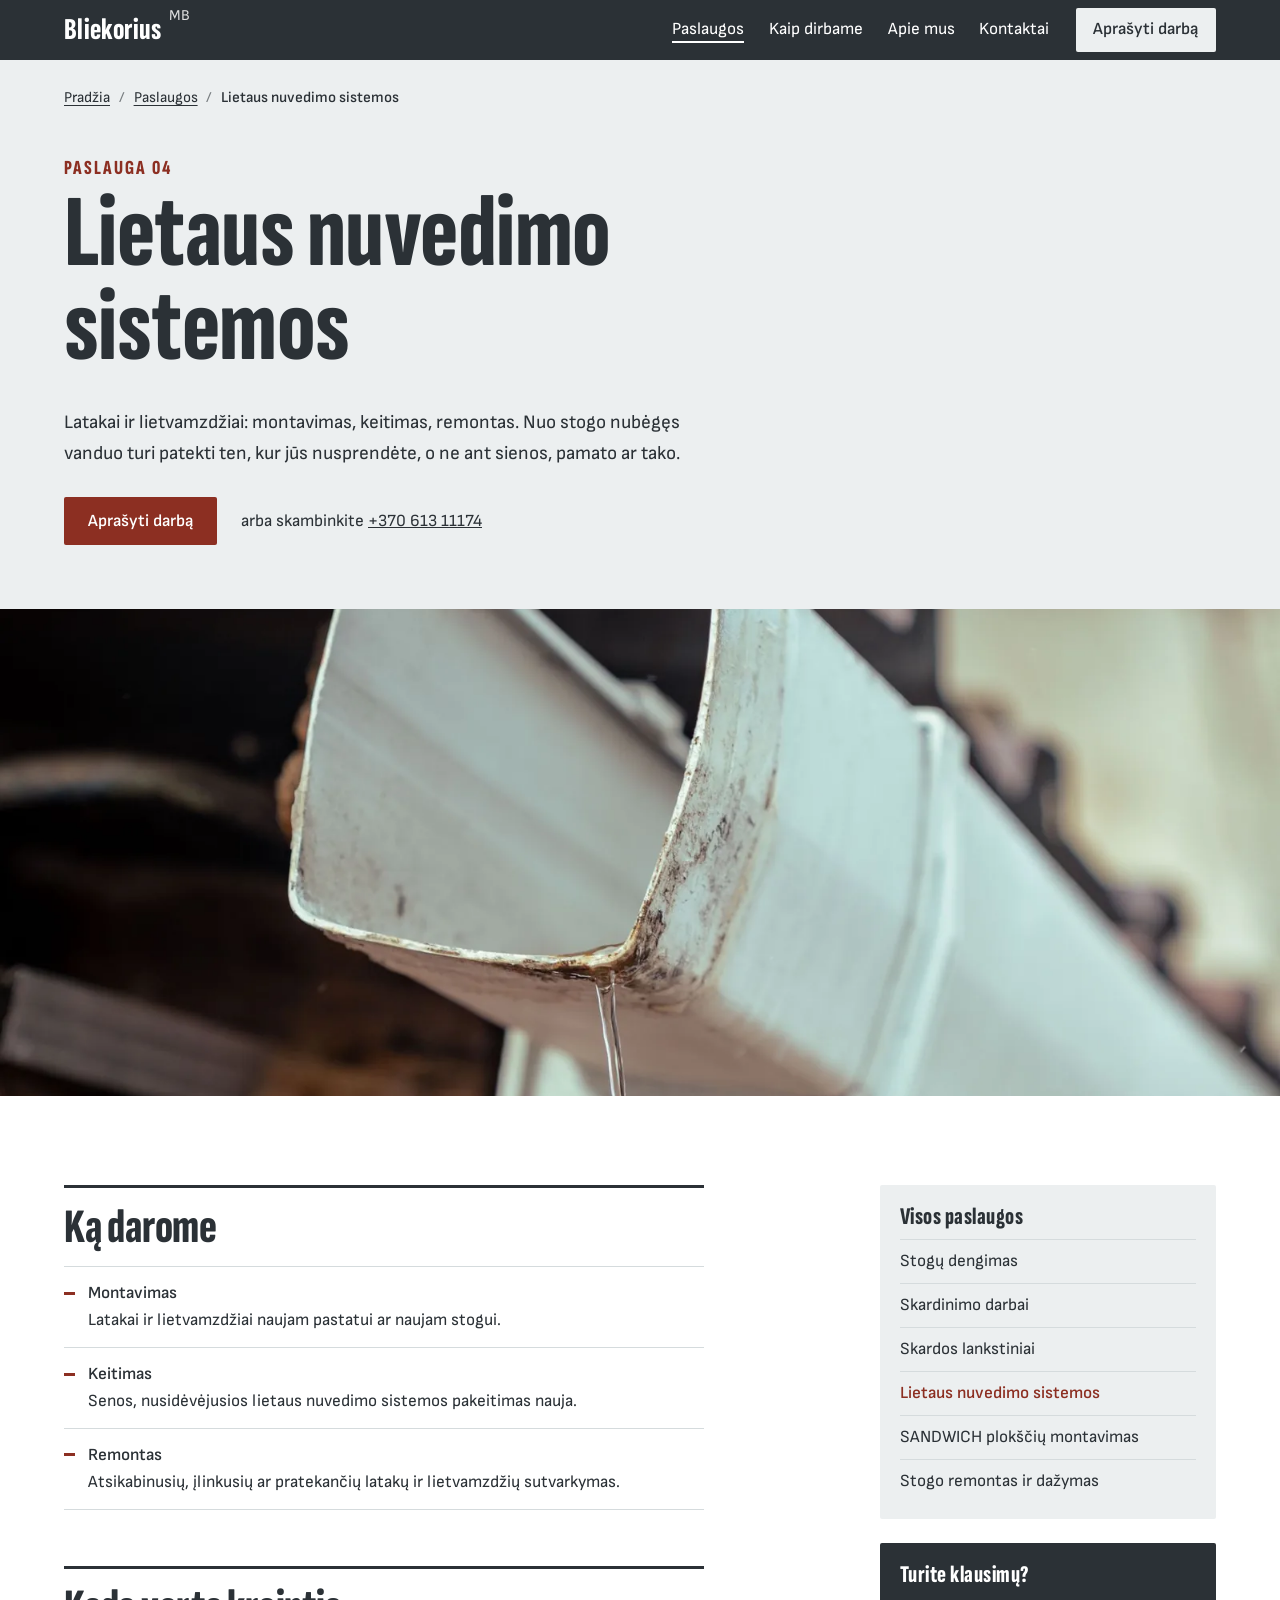
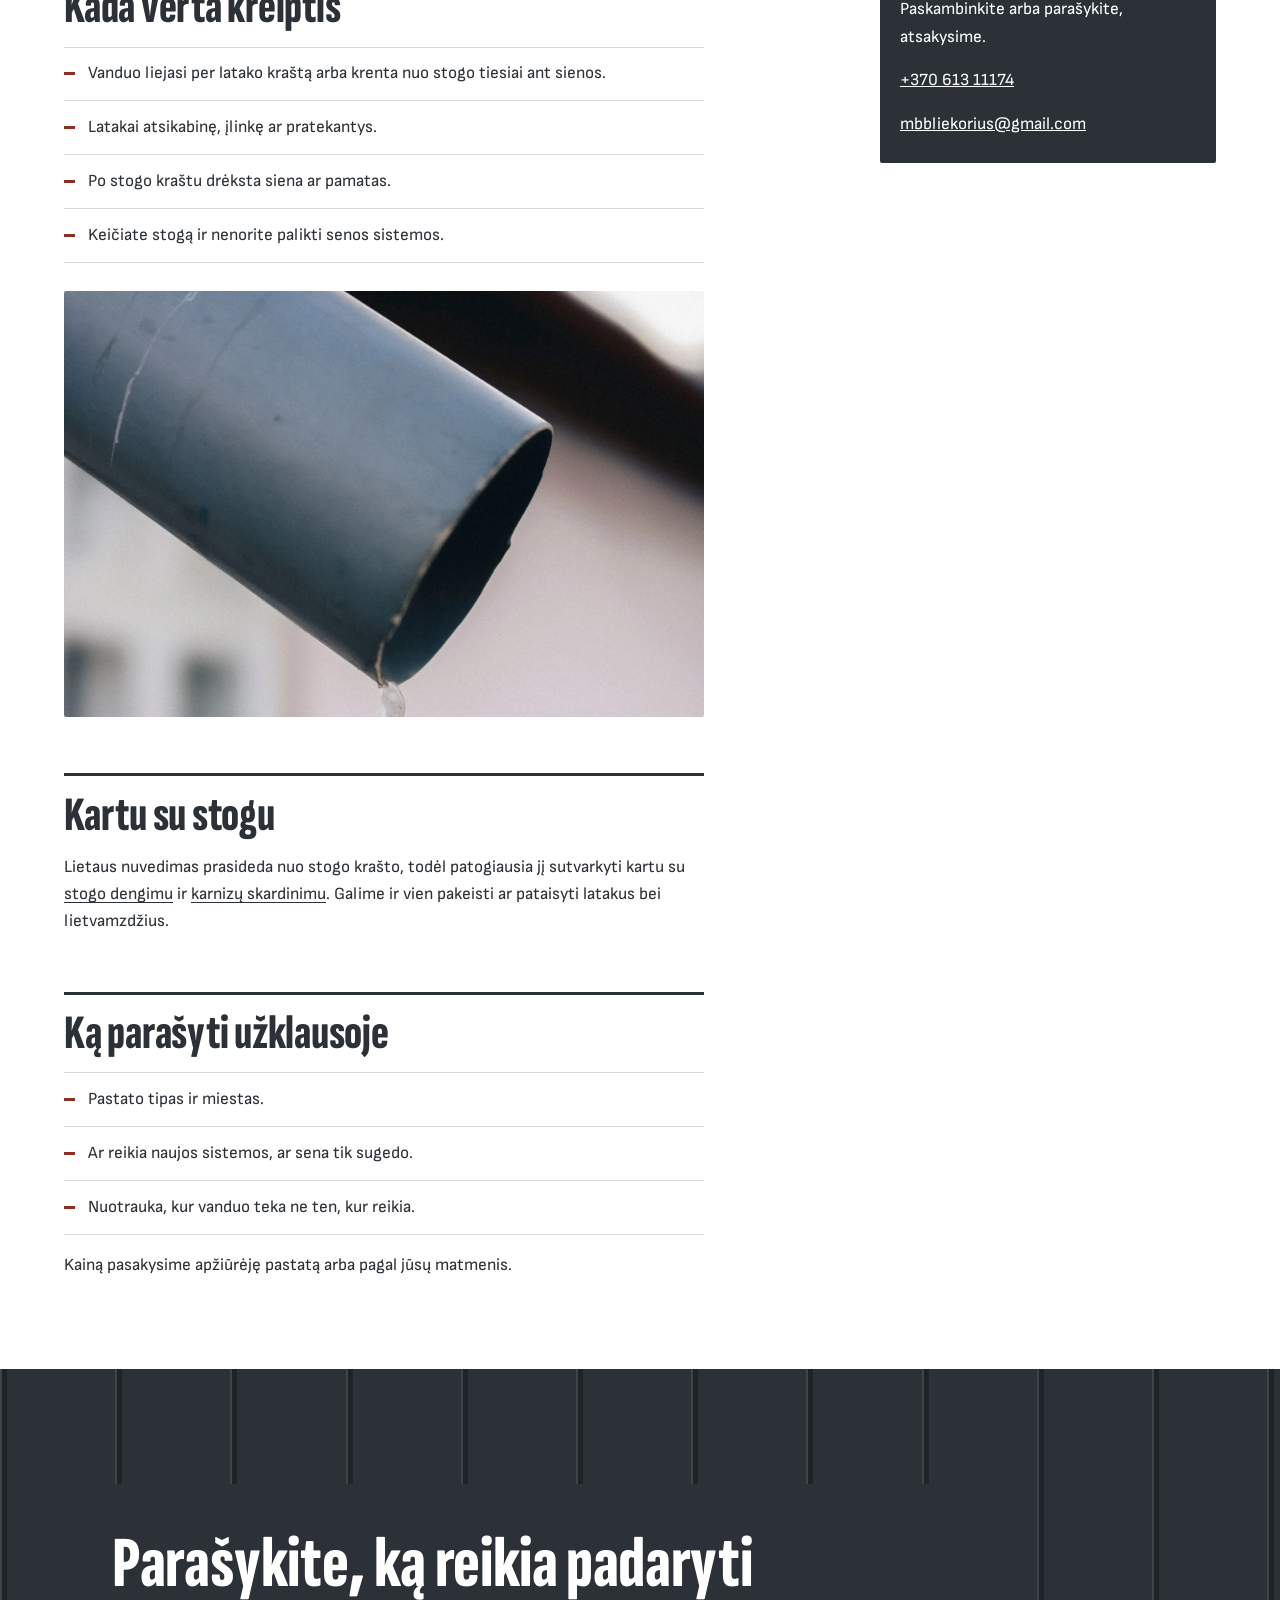
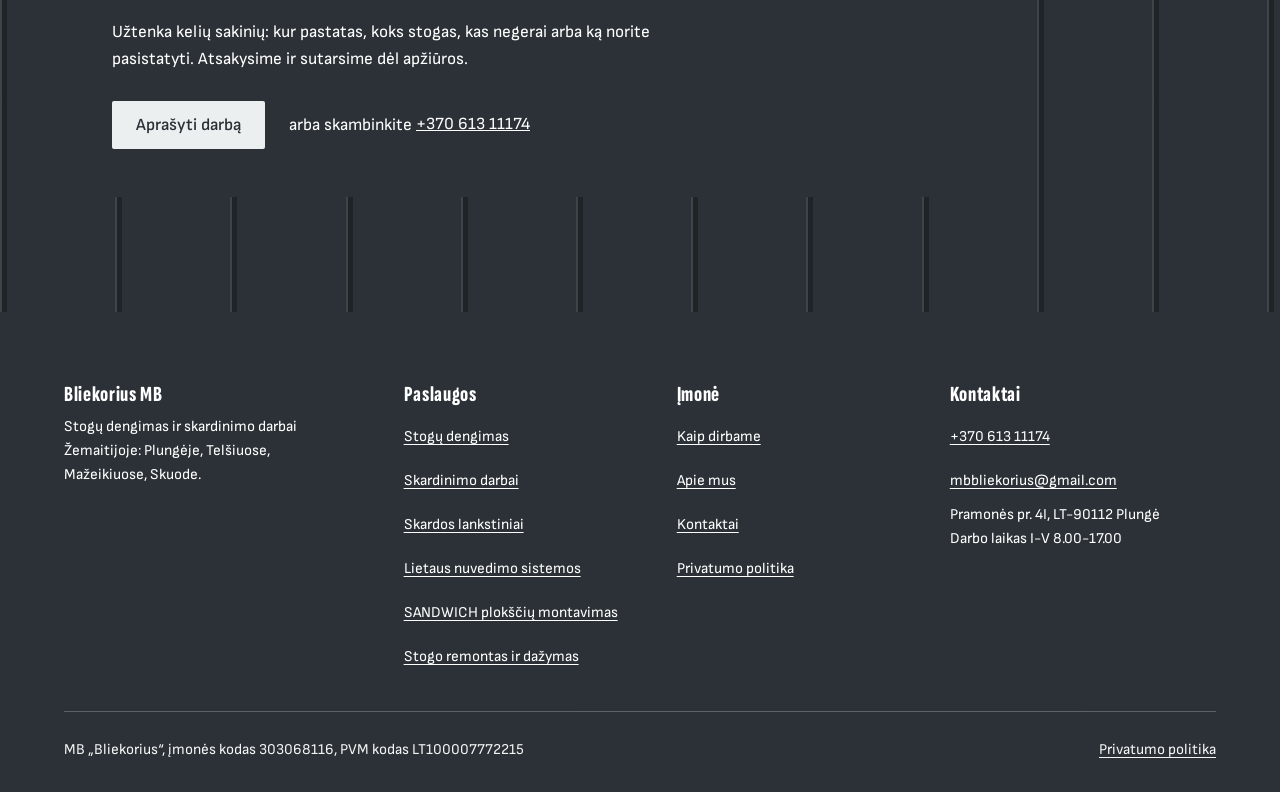
<file: lietaus-nuvedimo-sistemos.html>
<!doctype html>
<html lang="lt">
<head>
<meta name="robots" content="noindex, nofollow">
<meta charset="utf-8">
<meta name="viewport" content="width=device-width, initial-scale=1">
<title>Lietaus nuvedimo sistemos: latakai, lietvamzdžiai | Bliekorius</title>
<meta name="description" content="Montuojame, keičiame ir taisome latakus bei lietvamzdžius Plungėje, Telšiuose, Mažeikiuose, Skuode ir visoje Žemaitijoje.">
<link rel="icon" href="data:image/svg+xml,%3Csvg xmlns='http://www.w3.org/2000/svg' viewBox='0 0 32 32'%3E%3Crect width='32' height='32' fill='%232B3136'/%3E%3Cpath d='M6 22V12l20-4v14' fill='none' stroke='%23D5DBDD' stroke-width='3'/%3E%3C/svg%3E">
<link rel="preload" as="font" type="font/woff2" href="fonts/sofia-sans-extra-condensed-latin.woff2" crossorigin>
<link rel="preload" as="font" type="font/woff2" href="fonts/sofia-sans-latin.woff2" crossorigin>
<link rel="stylesheet" href="css/style.css">
<script>document.documentElement.className += " js";</script>
<script type="application/ld+json">{"@context": "https://schema.org", "@type": "Service", "name": "Lietaus nuvedimo sistemos", "serviceType": "Lietaus nuvedimo sistemos", "description": "Latakai ir lietvamzdžiai: montavimas, keitimas, remontas. Nuo stogo nubėgęs vanduo turi patekti ten, kur jūs nusprendėte, o ne ant sienos, pamato ar tako.", "areaServed": ["Plungė", "Telšiai", "Mažeikiai", "Skuodas", "Žemaitija"], "provider": {"@type": "RoofingContractor", "name": "MB „Bliekorius“", "telephone": "+370 613 11174", "email": "mbbliekorius@gmail.com", "address": {"@type": "PostalAddress", "streetAddress": "Pramonės pr. 4I", "addressLocality": "Plungė", "postalCode": "LT-90112", "addressCountry": "LT"}}}</script>
<script type="application/ld+json">{"@context": "https://schema.org", "@type": "BreadcrumbList", "itemListElement": [{"@type": "ListItem", "position": 1, "name": "Pradžia", "item": "https://vasylian.com/bliekorius-concept-v2/index.html"}, {"@type": "ListItem", "position": 2, "name": "Paslaugos", "item": "https://vasylian.com/bliekorius-concept-v2/paslaugos.html"}, {"@type": "ListItem", "position": 3, "name": "Lietaus nuvedimo sistemos", "item": "https://vasylian.com/bliekorius-concept-v2/"}]}</script>
</head>
<body>
<a class="praleisti" href="#turinys">Pereiti prie turinio</a>
<header class="virsus virsus-tamsus">
    <a class="vardas" href="index.html"><span>Bliekorius</span><small>MB</small></a>
    <button class="meniu-mygtukas" type="button" aria-expanded="false" aria-controls="meniu"><i aria-hidden="true"></i><span>Meniu</span></button>
    <nav id="meniu" aria-label="Pagrindinis meniu">
      <a href="paslaugos.html" aria-current="true">Paslaugos</a>
      <a href="kaip-dirbame.html">Kaip dirbame</a>
      <a href="apie-mus.html">Apie mus</a>
      <a href="kontaktai.html">Kontaktai</a>
      <a class="nav-mygtukas" href="kontaktai.html#forma">Aprašyti darbą</a>
    </nav>
  </header>

<main id="turinys">
  <div class="galva">
    <nav class="kruopsteles" aria-label="Naršymo kelias"><ol><li><a href="index.html">Pradžia</a></li><li><a href="paslaugos.html">Paslaugos</a></li><li><span aria-current="page">Lietaus nuvedimo sistemos</span></li></ol></nav>
    <p class="zyma">Paslauga 04</p>
    <h1>Lietaus nuvedimo sistemos</h1>
    <p class="ivadas">Latakai ir lietvamzdžiai: montavimas, keitimas, remontas. Nuo stogo nubėgęs vanduo turi patekti ten, kur jūs nusprendėte, o ne ant sienos, pamato ar tako.</p>
    <div class="veiksmai">
      <a class="mygtukas" href="kontaktai.html?paslauga=lietaus-nuvedimo-sistemos#forma">Aprašyti darbą</a>
      <span>arba skambinkite <a href="tel:+37061311174">+370 613 11174</a></span>
    </div>
  </div>
  <div class="plati-foto"><img src="img/lietvamzdziai-didelis.webp" width="1600" height="1067" fetchpriority="high" alt="Lietaus latakas, iš kurio varva vandens lašai"></div>

  <div class="turinys">
    <div class="tekstas">

        <h2>Ką darome</h2>
        <ul class="sarasas">
          <li><strong>Montavimas</strong>Latakai ir lietvamzdžiai naujam pastatui ar naujam stogui.</li>
          <li><strong>Keitimas</strong>Senos, nusidėvėjusios lietaus nuvedimo sistemos pakeitimas nauja.</li>
          <li><strong>Remontas</strong>Atsikabinusių, įlinkusių ar pratekančių latakų ir lietvamzdžių sutvarkymas.</li>
        </ul>

        <h2>Kada verta kreiptis</h2>
        <ul class="sarasas">
          <li>Vanduo liejasi per latako kraštą arba krenta nuo stogo tiesiai ant sienos.</li>
          <li>Latakai atsikabinę, įlinkę ar pratekantys.</li>
          <li>Po stogo kraštu drėksta siena ar pamatas.</li>
          <li>Keičiate stogą ir nenorite palikti senos sistemos.</li>
        </ul>
        <figure><img src="img/lietvamzdis.webp" width="1600" height="1067" loading="lazy" alt="Pilkas lietvamzdis, iš kurio varva vanduo"></figure>

        <h2>Kartu su stogu</h2>
        <p>Lietaus nuvedimas prasideda nuo stogo krašto, todėl patogiausia jį sutvarkyti kartu su <a href="stogu-dengimas.html">stogo dengimu</a> ir <a href="skardinimo-darbai.html">karnizų skardinimu</a>. Galime ir vien pakeisti ar pataisyti latakus bei lietvamzdžius.</p>

        <h2>Ką parašyti užklausoje</h2>
        <ul class="sarasas">
          <li>Pastato tipas ir miestas.</li>
          <li>Ar reikia naujos sistemos, ar sena tik sugedo.</li>
          <li>Nuotrauka, kur vanduo teka ne ten, kur reikia.</li>
        </ul>
        <p>Kainą pasakysime apžiūrėję pastatą arba pagal jūsų matmenis.</p>

    </div>
    <aside class="salia" aria-label="Papildoma informacija">
      <div class="salia-blokas">
        <p>Visos paslaugos</p>
        <ul>
          <li><a href="stogu-dengimas.html">Stogų dengimas</a></li>
          <li><a href="skardinimo-darbai.html">Skardinimo darbai</a></li>
          <li><a href="skardos-lankstiniai.html">Skardos lankstiniai</a></li>
          <li><a href="lietaus-nuvedimo-sistemos.html" aria-current="page">Lietaus nuvedimo sistemos</a></li>
          <li><a href="sandwich-plokstiu-montavimas.html">SANDWICH plokščių montavimas</a></li>
          <li><a href="stogo-remontas-ir-dazymas.html">Stogo remontas ir dažymas</a></li>
        </ul>
      </div>
      <div class="salia-blokas salia-tamsus">
        <p class="salia-pav">Turite klausimų?</p>
        <p>Paskambinkite arba parašykite, atsakysime.</p>
        <a href="tel:+37061311174">+370 613 11174</a>
        <a href="mailto:mbbliekorius@gmail.com">mbbliekorius@gmail.com</a>
      </div>
    </aside>
  </div>

  <section class="kontaktai" aria-labelledby="cta-pav">
    <div class="kontaktai-vidus">
      <h2 id="cta-pav">Parašykite, ką reikia padaryti</h2>
      <p>Užtenka kelių sakinių: kur pastatas, koks stogas, kas negerai arba ką norite pasistatyti. Atsakysime ir sutarsime dėl apžiūros.</p>
      <div class="veiksmai">
        <a class="mygtukas" href="kontaktai.html?paslauga=lietaus-nuvedimo-sistemos#forma">Aprašyti darbą</a>
        <span>arba skambinkite <a href="tel:+37061311174">+370 613 11174</a></span>
      </div>
    </div>
  </section>
</main>

<footer class="apacia">
  <div class="apacia-tinklelis">
    <div>
      <p class="apacia-pav">Bliekorius MB</p>
      <p>Stogų dengimas ir skardinimo darbai Žemaitijoje: Plungėje, Telšiuose, Mažeikiuose, Skuode.</p>
    </div>
    <div>
      <p class="apacia-pav">Paslaugos</p>
      <ul>
          <li><a href="stogu-dengimas.html">Stogų dengimas</a></li>
          <li><a href="skardinimo-darbai.html">Skardinimo darbai</a></li>
          <li><a href="skardos-lankstiniai.html">Skardos lankstiniai</a></li>
          <li><a href="lietaus-nuvedimo-sistemos.html">Lietaus nuvedimo sistemos</a></li>
          <li><a href="sandwich-plokstiu-montavimas.html">SANDWICH plokščių montavimas</a></li>
          <li><a href="stogo-remontas-ir-dazymas.html">Stogo remontas ir dažymas</a></li>
      </ul>
    </div>
    <div>
      <p class="apacia-pav">Įmonė</p>
      <ul>
        <li><a href="kaip-dirbame.html">Kaip dirbame</a></li>
        <li><a href="apie-mus.html">Apie mus</a></li>
        <li><a href="kontaktai.html">Kontaktai</a></li>
        <li><a href="privatumo-politika.html">Privatumo politika</a></li>
      </ul>
    </div>
    <div>
      <p class="apacia-pav">Kontaktai</p>
      <address>
        <a href="tel:+37061311174">+370 613 11174</a><br>
        <a href="mailto:mbbliekorius@gmail.com">mbbliekorius@gmail.com</a><br>
        Pramonės pr. 4I, LT-90112 Plungė<br>
        Darbo laikas I-V 8.00-17.00
      </address>
    </div>
  </div>
  <div class="apacia-teises">
    <span>MB „Bliekorius“, įmonės kodas 303068116, PVM kodas LT100007772215</span>
    <a href="privatumo-politika.html">Privatumo politika</a>
  </div>
</footer>

<script src="js/site.js" defer></script>
</body>
</html>
</file>
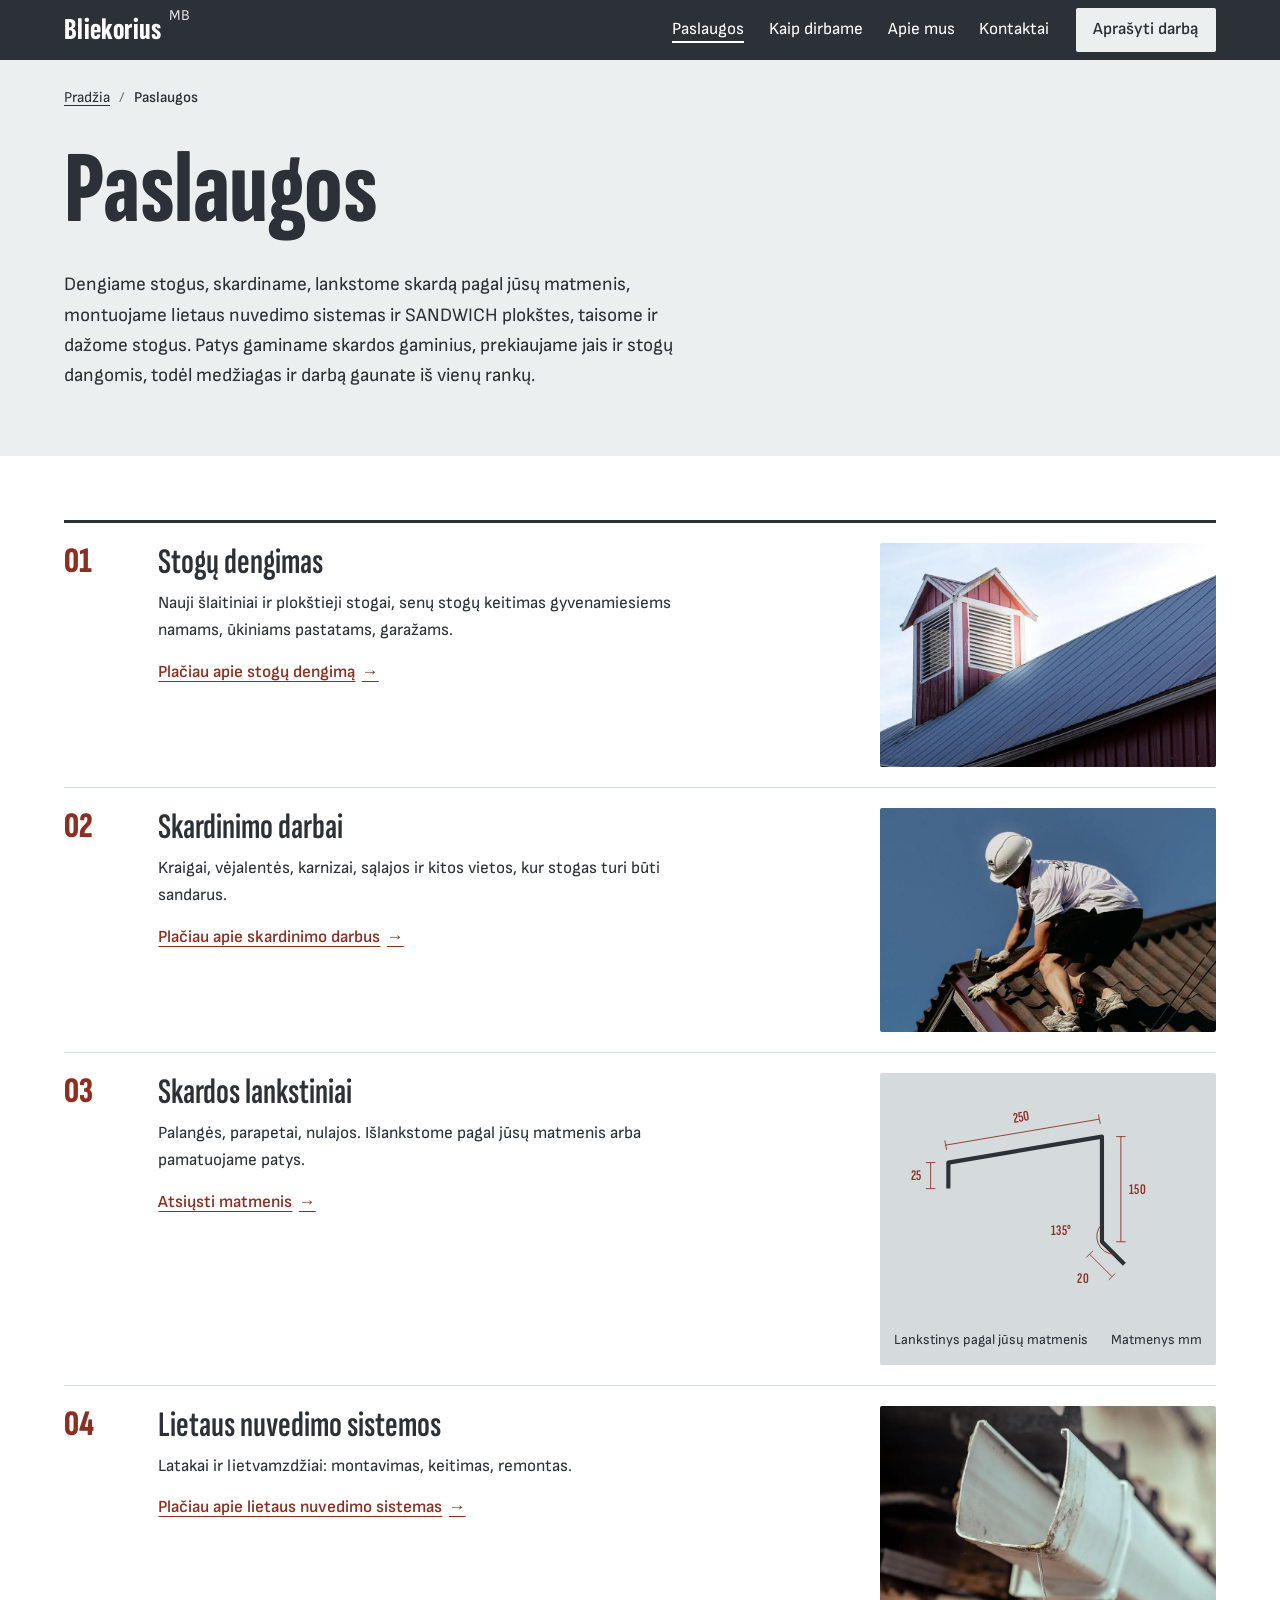
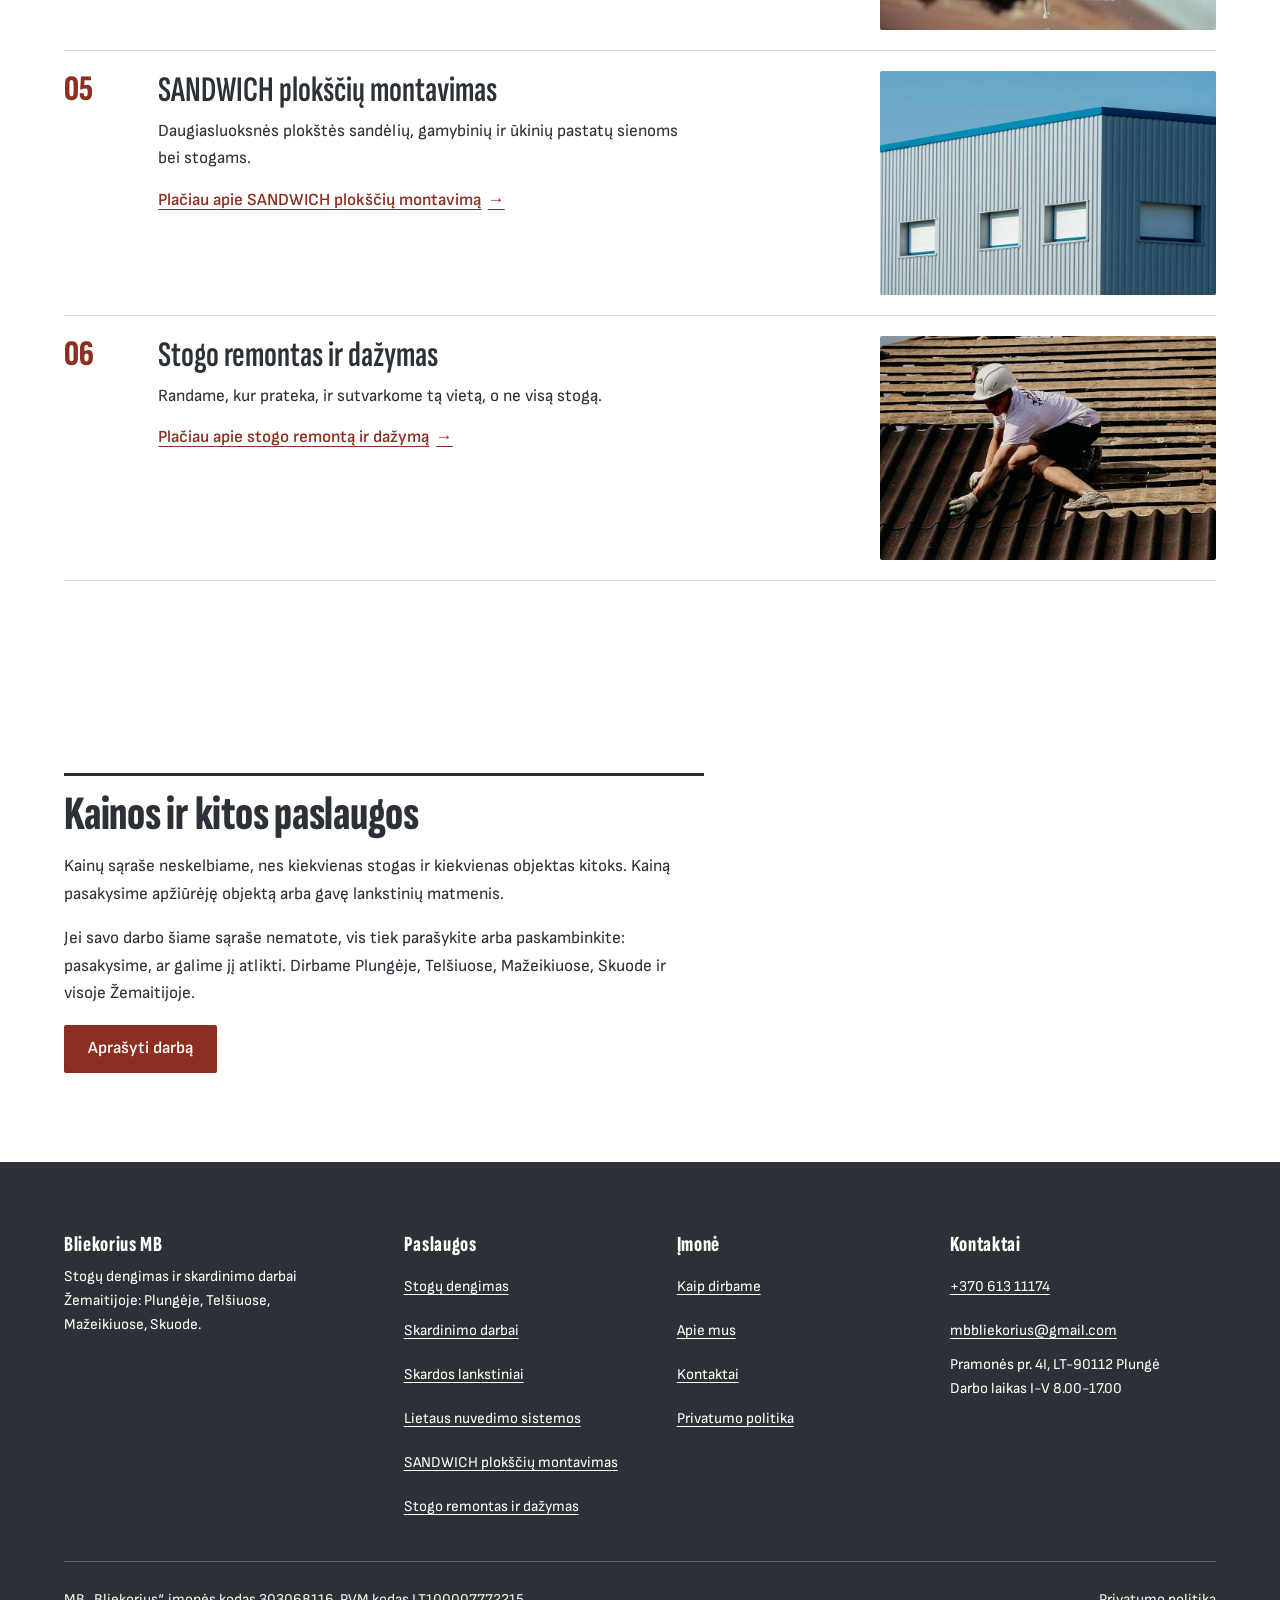
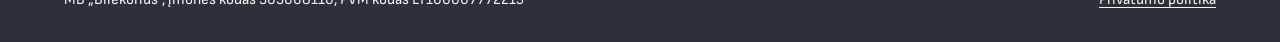
<file: paslaugos.html>
<!doctype html>
<html lang="lt">
<head>
<meta name="robots" content="noindex, nofollow">
<meta charset="utf-8">
<meta name="viewport" content="width=device-width, initial-scale=1">
<title>Paslaugos: stogų dengimas, skardinimas, lankstiniai | Bliekorius</title>
<meta name="description" content="Stogų dengimas, skardinimo darbai, skardos lankstiniai, lietaus nuvedimo sistemos, SANDWICH plokštės, stogo remontas ir dažymas Žemaitijoje.">
<link rel="icon" href="data:image/svg+xml,%3Csvg xmlns='http://www.w3.org/2000/svg' viewBox='0 0 32 32'%3E%3Crect width='32' height='32' fill='%232B3136'/%3E%3Cpath d='M6 22V12l20-4v14' fill='none' stroke='%23D5DBDD' stroke-width='3'/%3E%3C/svg%3E">
<link rel="preload" as="font" type="font/woff2" href="fonts/sofia-sans-extra-condensed-latin.woff2" crossorigin>
<link rel="preload" as="font" type="font/woff2" href="fonts/sofia-sans-latin.woff2" crossorigin>
<link rel="stylesheet" href="css/style.css">
<script>document.documentElement.className += " js";</script>
<script type="application/ld+json">{"@context": "https://schema.org", "@type": "RoofingContractor", "name": "MB „Bliekorius“", "telephone": "+370 613 11174", "email": "mbbliekorius@gmail.com", "vatID": "LT100007772215", "identifier": {"@type": "PropertyValue", "name": "Įmonės kodas", "value": "303068116"}, "address": {"@type": "PostalAddress", "streetAddress": "Pramonės pr. 4I", "addressLocality": "Plungė", "postalCode": "LT-90112", "addressCountry": "LT"}, "areaServed": ["Plungė", "Telšiai", "Mažeikiai", "Skuodas", "Žemaitija"], "image": "https://vasylian.com/bliekorius-concept-v2/img/hero.webp"}</script>
<script type="application/ld+json">{"@context": "https://schema.org", "@type": "BreadcrumbList", "itemListElement": [{"@type": "ListItem", "position": 1, "name": "Pradžia", "item": "https://vasylian.com/bliekorius-concept-v2/index.html"}, {"@type": "ListItem", "position": 2, "name": "Paslaugos", "item": "https://vasylian.com/bliekorius-concept-v2/"}]}</script>
</head>
<body>
<a class="praleisti" href="#turinys">Pereiti prie turinio</a>
<header class="virsus virsus-tamsus">
    <a class="vardas" href="index.html"><span>Bliekorius</span><small>MB</small></a>
    <button class="meniu-mygtukas" type="button" aria-expanded="false" aria-controls="meniu"><i aria-hidden="true"></i><span>Meniu</span></button>
    <nav id="meniu" aria-label="Pagrindinis meniu">
      <a href="paslaugos.html" aria-current="page">Paslaugos</a>
      <a href="kaip-dirbame.html">Kaip dirbame</a>
      <a href="apie-mus.html">Apie mus</a>
      <a href="kontaktai.html">Kontaktai</a>
      <a class="nav-mygtukas" href="kontaktai.html#forma">Aprašyti darbą</a>
    </nav>
  </header>

<main id="turinys">
  <div class="galva">
    <nav class="kruopsteles" aria-label="Naršymo kelias"><ol><li><a href="index.html">Pradžia</a></li><li><span aria-current="page">Paslaugos</span></li></ol></nav>
    <h1>Paslaugos</h1>
    <p class="ivadas">Dengiame stogus, skardiname, lankstome skardą pagal jūsų matmenis, montuojame lietaus nuvedimo sistemas ir SANDWICH plokštes, taisome ir dažome stogus. Patys gaminame skardos gaminius, prekiaujame jais ir stogų dangomis, todėl medžiagas ir darbą gaunate iš vienų rankų.</p>
  </div>

  <section class="apzvalga" aria-label="Paslaugų sąrašas">
    <ul class="eilutes">
      <li>
        <div>
          <h3><a href="stogu-dengimas.html">Stogų dengimas</a></h3>
          <p>Nauji šlaitiniai ir plokštieji stogai, senų stogų keitimas gyvenamiesiems namams, ūkiniams pastatams, garažams.</p>
          <a class="placiau" href="stogu-dengimas.html">Plačiau apie stogų dengimą</a>
        </div>
        <figure class="foto"><img src="img/stogai-dengimas.webp" width="900" height="600" loading="lazy" alt="Pilkos skardos stogas su vėdinimo bokšteliu ant raudonai dažyto pastato"></figure>
      </li>
      <li>
        <div>
          <h3><a href="skardinimo-darbai.html">Skardinimo darbai</a></h3>
          <p>Kraigai, vėjalentės, karnizai, sąlajos ir kitos vietos, kur stogas turi būti sandarus.</p>
          <a class="placiau" href="skardinimo-darbai.html">Plačiau apie skardinimo darbus</a>
        </div>
        <figure class="foto"><img src="img/skardinimas.webp" width="900" height="600" loading="lazy" alt="Stogdengys tvirtina skardos detalę stogo šlaito krašte"></figure>
      </li>
      <li>
        <div>
          <h3><a href="skardos-lankstiniai.html">Skardos lankstiniai</a></h3>
          <p>Palangės, parapetai, nulajos. Išlankstome pagal jūsų matmenis arba pamatuojame patys.</p>
          <a class="placiau" href="skardos-lankstiniai.html#matmenys">Atsiųsti matmenis</a>
        </div>
        <figure class="brezinys">
          <svg viewBox="0 0 520 400" role="img" aria-labelledby="brez-pav">
            <title id="brez-pav">Skardos lankstinio profilio brėžinys su matmenimis: 25, 250, 150 ir 20 milimetrų</title>
            <path class="profilis" pathLength="1" d="M92 172 V128 L352 84 V262 L390 300"/>
            <g class="matmuo">
              <line x1="62" y1="128" x2="62" y2="172"/><path d="M54 128h16M54 172h16"/>
              <text x="46" y="158" text-anchor="end">25</text>
            </g>
            <g class="matmuo">
              <line x1="87" y1="98.500" x2="347" y2="54.500"/><path d="M86 90.500l3 16M346 46.500l3 16"/>
              <text x="217" y="58" text-anchor="middle" transform="rotate(-9.6 217 58)">250</text>
            </g>
            <g class="matmuo">
              <line x1="384" y1="84" x2="384" y2="262"/><path d="M376 84h16M376 262h16"/>
              <text x="398" y="181">150</text>
            </g>
            <g class="matmuo">
              <line x1="331" y1="283" x2="369" y2="321"/><path d="M325.500 288.500l11-11M363.500 326.500l11-11"/>
              <text x="330" y="332" text-anchor="end">20</text>
              <path d="M352 232 A30 30 0 0 0 373.200 283.200" />
              <text x="300" y="250" text-anchor="end">135°</text>
            </g>
          </svg>
          <figcaption><span>Lankstinys pagal jūsų matmenis</span><span>Matmenys mm</span></figcaption>
        </figure>
      </li>
      <li>
        <div>
          <h3><a href="lietaus-nuvedimo-sistemos.html">Lietaus nuvedimo sistemos</a></h3>
          <p>Latakai ir lietvamzdžiai: montavimas, keitimas, remontas.</p>
          <a class="placiau" href="lietaus-nuvedimo-sistemos.html">Plačiau apie lietaus nuvedimo sistemas</a>
        </div>
        <figure class="foto"><img src="img/lietvamzdziai.webp" width="900" height="600" loading="lazy" alt="Lietaus latakas, iš kurio varva vandens lašai"></figure>
      </li>
      <li>
        <div>
          <h3><a href="sandwich-plokstiu-montavimas.html">SANDWICH plokščių montavimas</a></h3>
          <p>Daugiasluoksnės plokštės sandėlių, gamybinių ir ūkinių pastatų sienoms bei stogams.</p>
          <a class="placiau" href="sandwich-plokstiu-montavimas.html">Plačiau apie SANDWICH plokščių montavimą</a>
        </div>
        <figure class="foto"><img src="img/sandwich.webp" width="900" height="600" loading="lazy" alt="Pastatas, apkaltas pilkomis profiliuotomis plokštėmis, su langais"></figure>
      </li>
      <li>
        <div>
          <h3><a href="stogo-remontas-ir-dazymas.html">Stogo remontas ir dažymas</a></h3>
          <p>Randame, kur prateka, ir sutvarkome tą vietą, o ne visą stogą.</p>
          <a class="placiau" href="stogo-remontas-ir-dazymas.html">Plačiau apie stogo remontą ir dažymą</a>
        </div>
        <figure class="foto"><img src="img/remontas.webp" width="900" height="600" loading="lazy" alt="Stogdengys taiso stogą, dalis senos dangos nuimta"></figure>
      </li>
    </ul>
  </section>

  <section class="turinys turinys-vienas" aria-labelledby="neradote">
    <div class="tekstas">
      <h2 id="neradote">Kainos ir kitos paslaugos</h2>
      <p>Kainų sąraše neskelbiame, nes kiekvienas stogas ir kiekvienas objektas kitoks. Kainą pasakysime apžiūrėję objektą arba gavę lankstinių matmenis.</p>
      <p>Jei savo darbo šiame sąraše nematote, vis tiek parašykite arba paskambinkite: pasakysime, ar galime jį atlikti. Dirbame Plungėje, Telšiuose, Mažeikiuose, Skuode ir visoje Žemaitijoje.</p>
      <p><a class="mygtukas" href="kontaktai.html#forma">Aprašyti darbą</a></p>
    </div>
  </section>
</main>

<footer class="apacia">
  <div class="apacia-tinklelis">
    <div>
      <p class="apacia-pav">Bliekorius MB</p>
      <p>Stogų dengimas ir skardinimo darbai Žemaitijoje: Plungėje, Telšiuose, Mažeikiuose, Skuode.</p>
    </div>
    <div>
      <p class="apacia-pav">Paslaugos</p>
      <ul>
          <li><a href="stogu-dengimas.html">Stogų dengimas</a></li>
          <li><a href="skardinimo-darbai.html">Skardinimo darbai</a></li>
          <li><a href="skardos-lankstiniai.html">Skardos lankstiniai</a></li>
          <li><a href="lietaus-nuvedimo-sistemos.html">Lietaus nuvedimo sistemos</a></li>
          <li><a href="sandwich-plokstiu-montavimas.html">SANDWICH plokščių montavimas</a></li>
          <li><a href="stogo-remontas-ir-dazymas.html">Stogo remontas ir dažymas</a></li>
      </ul>
    </div>
    <div>
      <p class="apacia-pav">Įmonė</p>
      <ul>
        <li><a href="kaip-dirbame.html">Kaip dirbame</a></li>
        <li><a href="apie-mus.html">Apie mus</a></li>
        <li><a href="kontaktai.html">Kontaktai</a></li>
        <li><a href="privatumo-politika.html">Privatumo politika</a></li>
      </ul>
    </div>
    <div>
      <p class="apacia-pav">Kontaktai</p>
      <address>
        <a href="tel:+37061311174">+370 613 11174</a><br>
        <a href="mailto:mbbliekorius@gmail.com">mbbliekorius@gmail.com</a><br>
        Pramonės pr. 4I, LT-90112 Plungė<br>
        Darbo laikas I-V 8.00-17.00
      </address>
    </div>
  </div>
  <div class="apacia-teises">
    <span>MB „Bliekorius“, įmonės kodas 303068116, PVM kodas LT100007772215</span>
    <a href="privatumo-politika.html">Privatumo politika</a>
  </div>
</footer>

<script src="js/site.js" defer></script>
</body>
</html>
</file>
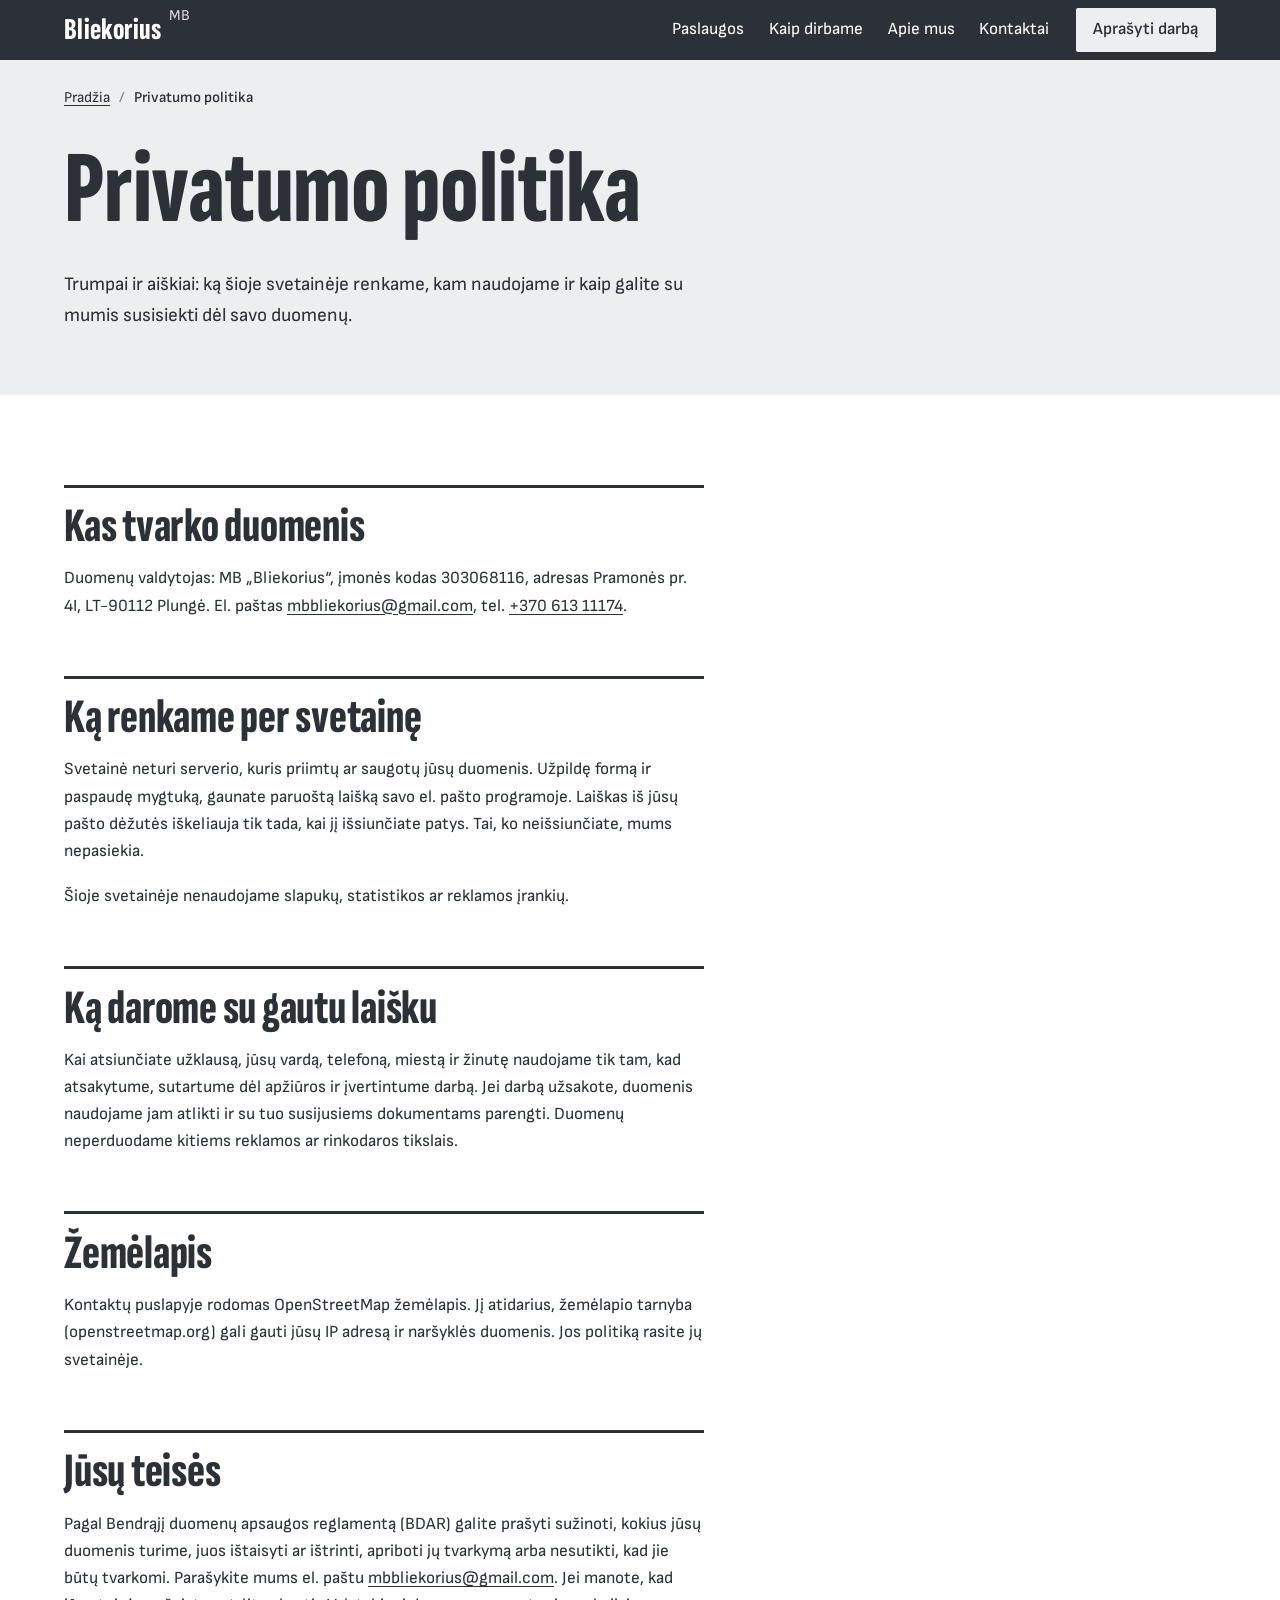
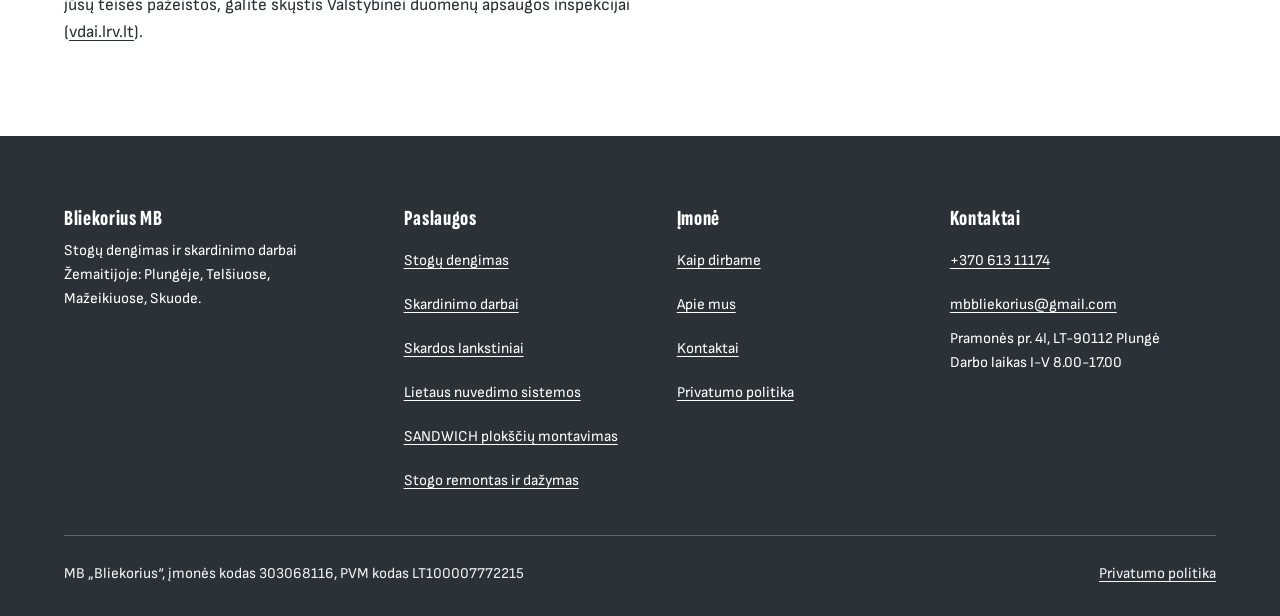
<file: privatumo-politika.html>
<!doctype html>
<html lang="lt">
<head>
<meta name="robots" content="noindex, nofollow">
<meta charset="utf-8">
<meta name="viewport" content="width=device-width, initial-scale=1">
<title>Privatumo politika | MB „Bliekorius“</title>
<meta name="description" content="Kaip MB „Bliekorius“ tvarko jūsų duomenis: svetainė slapukų nenaudoja, o užklausas gauname el. paštu.">
<link rel="icon" href="data:image/svg+xml,%3Csvg xmlns='http://www.w3.org/2000/svg' viewBox='0 0 32 32'%3E%3Crect width='32' height='32' fill='%232B3136'/%3E%3Cpath d='M6 22V12l20-4v14' fill='none' stroke='%23D5DBDD' stroke-width='3'/%3E%3C/svg%3E">
<link rel="preload" as="font" type="font/woff2" href="fonts/sofia-sans-extra-condensed-latin.woff2" crossorigin>
<link rel="preload" as="font" type="font/woff2" href="fonts/sofia-sans-latin.woff2" crossorigin>
<link rel="stylesheet" href="css/style.css">
<script>document.documentElement.className += " js";</script>
<script type="application/ld+json">{"@context": "https://schema.org", "@type": "BreadcrumbList", "itemListElement": [{"@type": "ListItem", "position": 1, "name": "Pradžia", "item": "https://vasylian.com/bliekorius-concept-v2/index.html"}, {"@type": "ListItem", "position": 2, "name": "Privatumo politika", "item": "https://vasylian.com/bliekorius-concept-v2/"}]}</script>
</head>
<body>
<a class="praleisti" href="#turinys">Pereiti prie turinio</a>
<header class="virsus virsus-tamsus">
    <a class="vardas" href="index.html"><span>Bliekorius</span><small>MB</small></a>
    <button class="meniu-mygtukas" type="button" aria-expanded="false" aria-controls="meniu"><i aria-hidden="true"></i><span>Meniu</span></button>
    <nav id="meniu" aria-label="Pagrindinis meniu">
      <a href="paslaugos.html">Paslaugos</a>
      <a href="kaip-dirbame.html">Kaip dirbame</a>
      <a href="apie-mus.html">Apie mus</a>
      <a href="kontaktai.html">Kontaktai</a>
      <a class="nav-mygtukas" href="kontaktai.html#forma">Aprašyti darbą</a>
    </nav>
  </header>

<main id="turinys">
  <div class="galva">
    <nav class="kruopsteles" aria-label="Naršymo kelias"><ol><li><a href="index.html">Pradžia</a></li><li><span aria-current="page">Privatumo politika</span></li></ol></nav>
    <h1>Privatumo politika</h1>
    <p class="ivadas">Trumpai ir aiškiai: ką šioje svetainėje renkame, kam naudojame ir kaip galite su mumis susisiekti dėl savo duomenų.</p>
  </div>

  <div class="turinys turinys-vienas">
    <div class="tekstas">
      <h2>Kas tvarko duomenis</h2>
      <p>Duomenų valdytojas: MB „Bliekorius“, įmonės kodas 303068116, adresas Pramonės pr. 4I, LT-90112 Plungė. El. paštas <a href="mailto:mbbliekorius@gmail.com">mbbliekorius@gmail.com</a>, tel. <a href="tel:+37061311174">+370 613 11174</a>.</p>

      <h2>Ką renkame per svetainę</h2>
      <p>Svetainė neturi serverio, kuris priimtų ar saugotų jūsų duomenis. Užpildę formą ir paspaudę mygtuką, gaunate paruoštą laišką savo el. pašto programoje. Laiškas iš jūsų pašto dėžutės iškeliauja tik tada, kai jį išsiunčiate patys. Tai, ko neišsiunčiate, mums nepasiekia.</p>
      <p>Šioje svetainėje nenaudojame slapukų, statistikos ar reklamos įrankių.</p>

      <h2>Ką darome su gautu laišku</h2>
      <p>Kai atsiunčiate užklausą, jūsų vardą, telefoną, miestą ir žinutę naudojame tik tam, kad atsakytume, sutartume dėl apžiūros ir įvertintume darbą. Jei darbą užsakote, duomenis naudojame jam atlikti ir su tuo susijusiems dokumentams parengti. Duomenų neperduodame kitiems reklamos ar rinkodaros tikslais.</p>

      <h2>Žemėlapis</h2>
      <p>Kontaktų puslapyje rodomas OpenStreetMap žemėlapis. Jį atidarius, žemėlapio tarnyba (openstreetmap.org) gali gauti jūsų IP adresą ir naršyklės duomenis. Jos politiką rasite jų svetainėje.</p>

      <h2>Jūsų teisės</h2>
      <p>Pagal Bendrąjį duomenų apsaugos reglamentą (BDAR) galite prašyti sužinoti, kokius jūsų duomenis turime, juos ištaisyti ar ištrinti, apriboti jų tvarkymą arba nesutikti, kad jie būtų tvarkomi. Parašykite mums el. paštu <a href="mailto:mbbliekorius@gmail.com">mbbliekorius@gmail.com</a>. Jei manote, kad jūsų teisės pažeistos, galite skųstis Valstybinei duomenų apsaugos inspekcijai (<a href="https://vdai.lrv.lt">vdai.lrv.lt</a>).</p>
    </div>
  </div>
</main>

<footer class="apacia">
  <div class="apacia-tinklelis">
    <div>
      <p class="apacia-pav">Bliekorius MB</p>
      <p>Stogų dengimas ir skardinimo darbai Žemaitijoje: Plungėje, Telšiuose, Mažeikiuose, Skuode.</p>
    </div>
    <div>
      <p class="apacia-pav">Paslaugos</p>
      <ul>
          <li><a href="stogu-dengimas.html">Stogų dengimas</a></li>
          <li><a href="skardinimo-darbai.html">Skardinimo darbai</a></li>
          <li><a href="skardos-lankstiniai.html">Skardos lankstiniai</a></li>
          <li><a href="lietaus-nuvedimo-sistemos.html">Lietaus nuvedimo sistemos</a></li>
          <li><a href="sandwich-plokstiu-montavimas.html">SANDWICH plokščių montavimas</a></li>
          <li><a href="stogo-remontas-ir-dazymas.html">Stogo remontas ir dažymas</a></li>
      </ul>
    </div>
    <div>
      <p class="apacia-pav">Įmonė</p>
      <ul>
        <li><a href="kaip-dirbame.html">Kaip dirbame</a></li>
        <li><a href="apie-mus.html">Apie mus</a></li>
        <li><a href="kontaktai.html">Kontaktai</a></li>
        <li><a href="privatumo-politika.html">Privatumo politika</a></li>
      </ul>
    </div>
    <div>
      <p class="apacia-pav">Kontaktai</p>
      <address>
        <a href="tel:+37061311174">+370 613 11174</a><br>
        <a href="mailto:mbbliekorius@gmail.com">mbbliekorius@gmail.com</a><br>
        Pramonės pr. 4I, LT-90112 Plungė<br>
        Darbo laikas I-V 8.00-17.00
      </address>
    </div>
  </div>
  <div class="apacia-teises">
    <span>MB „Bliekorius“, įmonės kodas 303068116, PVM kodas LT100007772215</span>
    <a href="privatumo-politika.html">Privatumo politika</a>
  </div>
</footer>

<script src="js/site.js" defer></script>
</body>
</html>
</file>
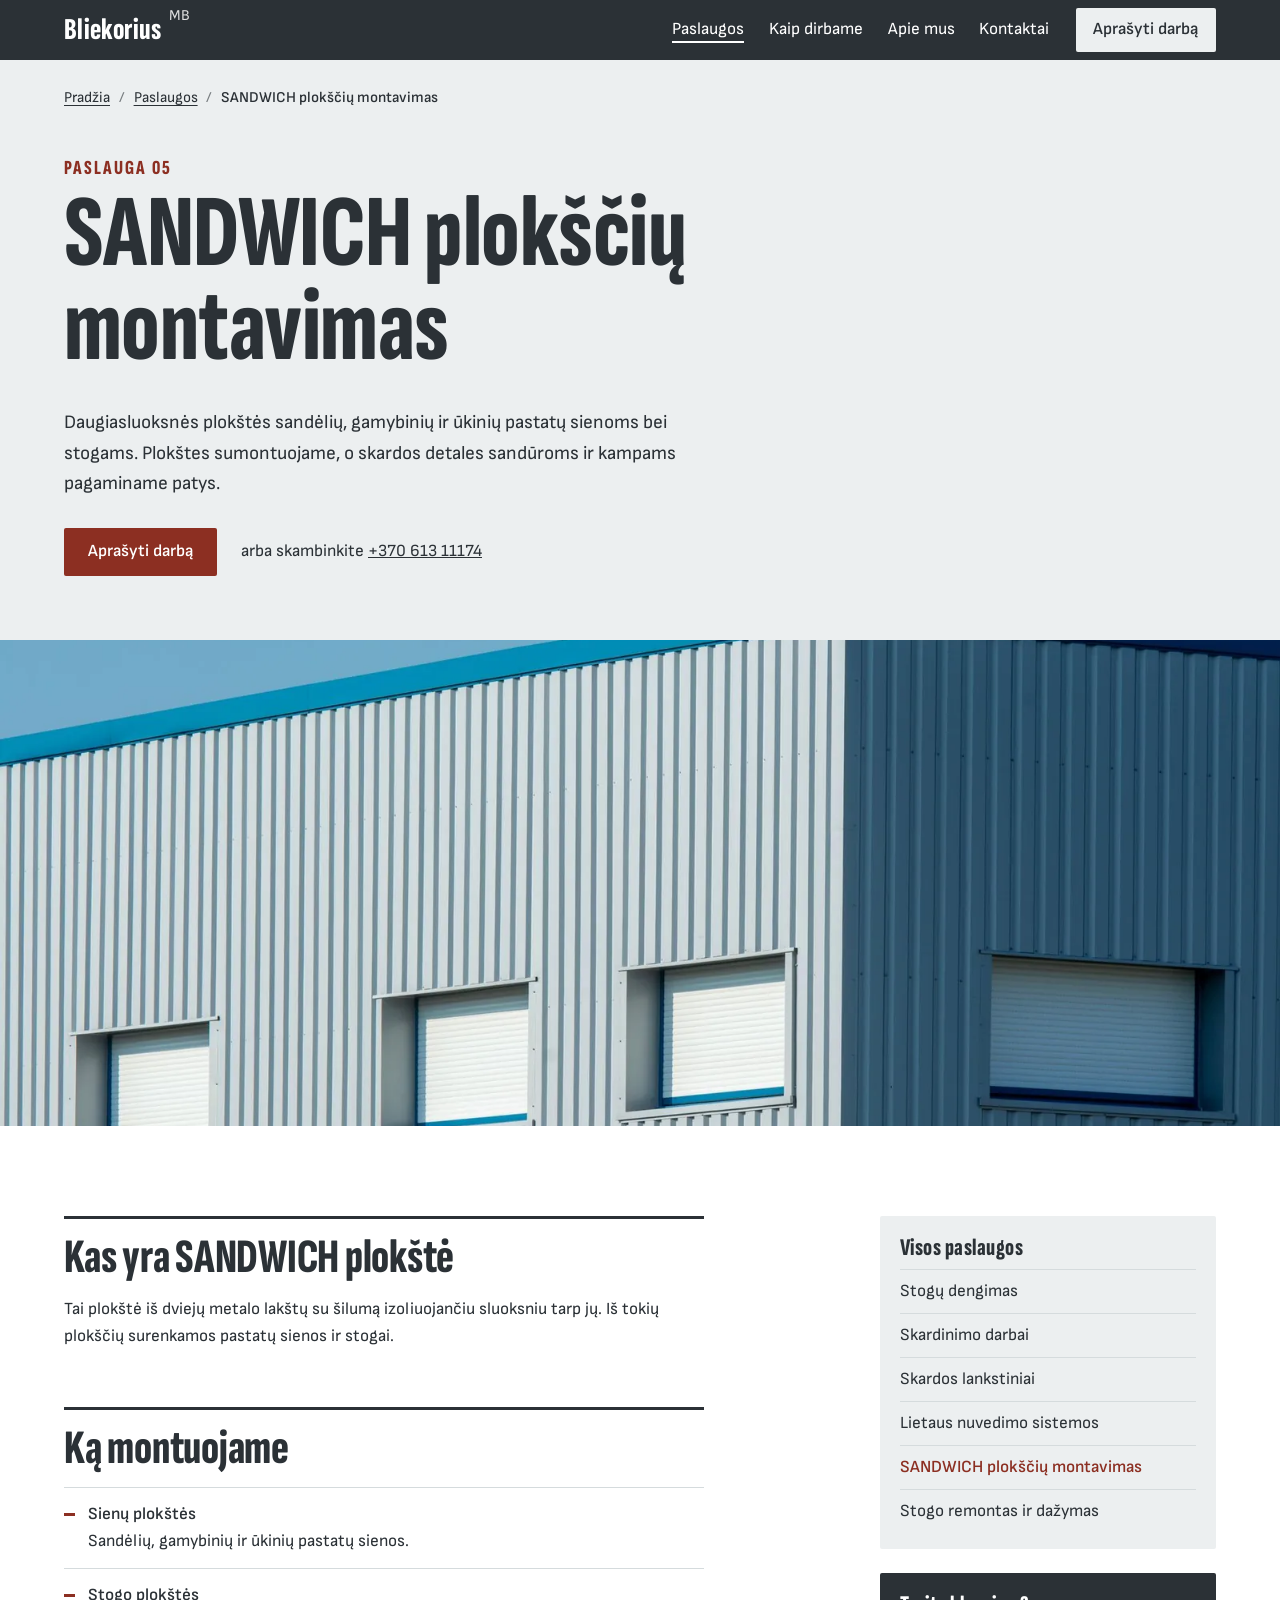
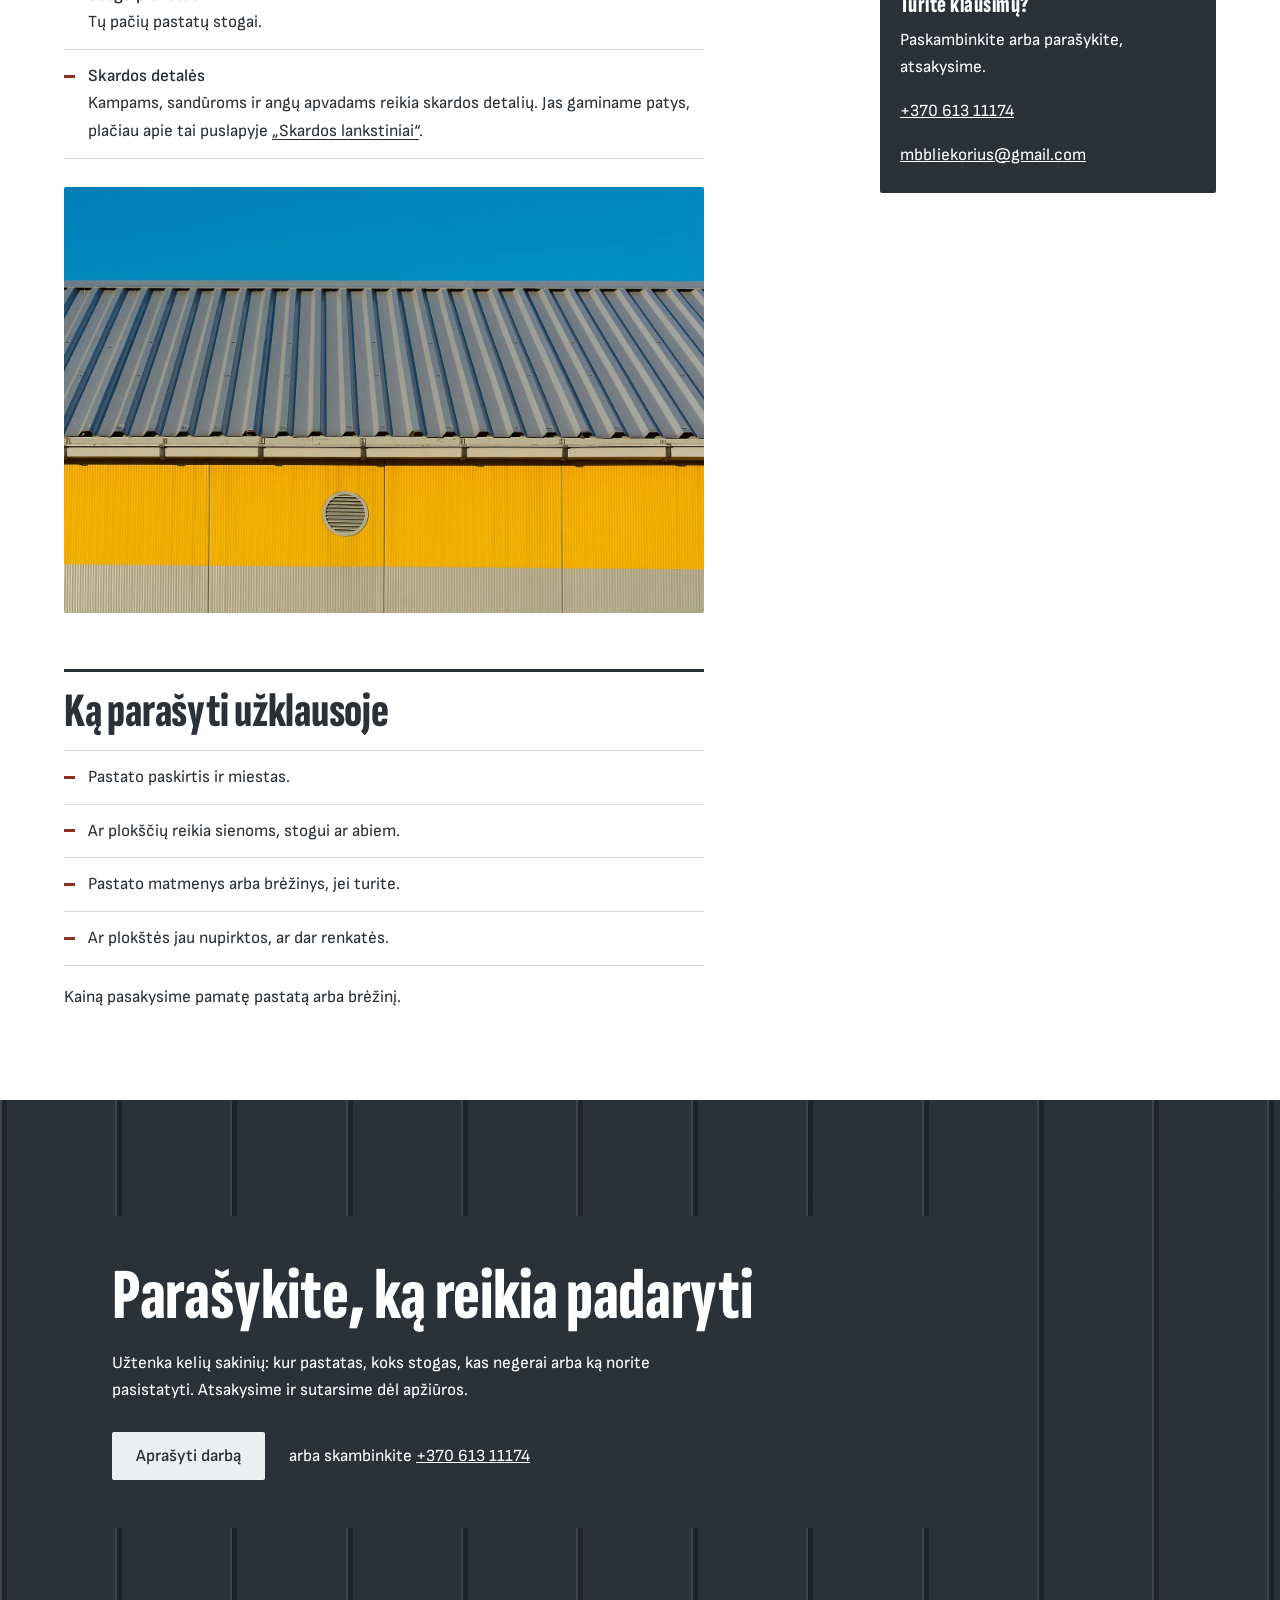
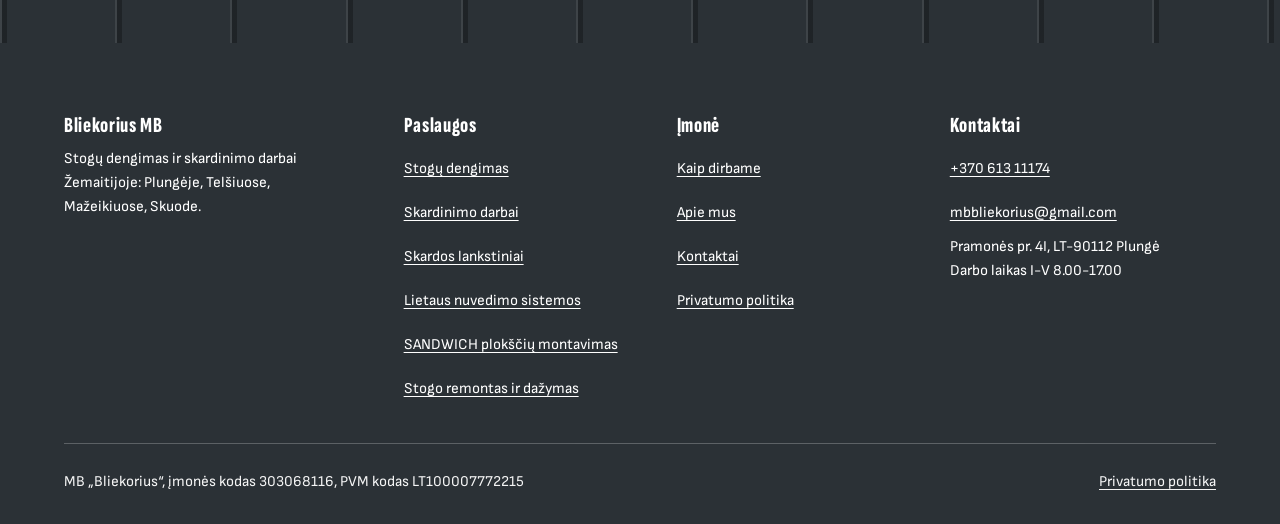
<file: sandwich-plokstiu-montavimas.html>
<!doctype html>
<html lang="lt">
<head>
<meta name="robots" content="noindex, nofollow">
<meta charset="utf-8">
<meta name="viewport" content="width=device-width, initial-scale=1">
<title>SANDWICH plokščių montavimas | MB „Bliekorius“</title>
<meta name="description" content="Montuojame SANDWICH plokštes sandėlių, gamybinių ir ūkinių pastatų sienoms bei stogams Plungėje, Telšiuose, Mažeikiuose ir visoje Žemaitijoje.">
<link rel="icon" href="data:image/svg+xml,%3Csvg xmlns='http://www.w3.org/2000/svg' viewBox='0 0 32 32'%3E%3Crect width='32' height='32' fill='%232B3136'/%3E%3Cpath d='M6 22V12l20-4v14' fill='none' stroke='%23D5DBDD' stroke-width='3'/%3E%3C/svg%3E">
<link rel="preload" as="font" type="font/woff2" href="fonts/sofia-sans-extra-condensed-latin.woff2" crossorigin>
<link rel="preload" as="font" type="font/woff2" href="fonts/sofia-sans-latin.woff2" crossorigin>
<link rel="stylesheet" href="css/style.css">
<script>document.documentElement.className += " js";</script>
<script type="application/ld+json">{"@context": "https://schema.org", "@type": "Service", "name": "SANDWICH plokščių montavimas", "serviceType": "SANDWICH plokščių montavimas", "description": "Daugiasluoksnės plokštės sandėlių, gamybinių ir ūkinių pastatų sienoms bei stogams. Plokštes sumontuojame, o skardos detales sandūroms ir kampams pagaminame patys.", "areaServed": ["Plungė", "Telšiai", "Mažeikiai", "Skuodas", "Žemaitija"], "provider": {"@type": "RoofingContractor", "name": "MB „Bliekorius“", "telephone": "+370 613 11174", "email": "mbbliekorius@gmail.com", "address": {"@type": "PostalAddress", "streetAddress": "Pramonės pr. 4I", "addressLocality": "Plungė", "postalCode": "LT-90112", "addressCountry": "LT"}}}</script>
<script type="application/ld+json">{"@context": "https://schema.org", "@type": "BreadcrumbList", "itemListElement": [{"@type": "ListItem", "position": 1, "name": "Pradžia", "item": "https://vasylian.com/bliekorius-concept-v2/index.html"}, {"@type": "ListItem", "position": 2, "name": "Paslaugos", "item": "https://vasylian.com/bliekorius-concept-v2/paslaugos.html"}, {"@type": "ListItem", "position": 3, "name": "SANDWICH plokščių montavimas", "item": "https://vasylian.com/bliekorius-concept-v2/"}]}</script>
</head>
<body>
<a class="praleisti" href="#turinys">Pereiti prie turinio</a>
<header class="virsus virsus-tamsus">
    <a class="vardas" href="index.html"><span>Bliekorius</span><small>MB</small></a>
    <button class="meniu-mygtukas" type="button" aria-expanded="false" aria-controls="meniu"><i aria-hidden="true"></i><span>Meniu</span></button>
    <nav id="meniu" aria-label="Pagrindinis meniu">
      <a href="paslaugos.html" aria-current="true">Paslaugos</a>
      <a href="kaip-dirbame.html">Kaip dirbame</a>
      <a href="apie-mus.html">Apie mus</a>
      <a href="kontaktai.html">Kontaktai</a>
      <a class="nav-mygtukas" href="kontaktai.html#forma">Aprašyti darbą</a>
    </nav>
  </header>

<main id="turinys">
  <div class="galva">
    <nav class="kruopsteles" aria-label="Naršymo kelias"><ol><li><a href="index.html">Pradžia</a></li><li><a href="paslaugos.html">Paslaugos</a></li><li><span aria-current="page">SANDWICH plokščių montavimas</span></li></ol></nav>
    <p class="zyma">Paslauga 05</p>
    <h1>SANDWICH plokščių montavimas</h1>
    <p class="ivadas">Daugiasluoksnės plokštės sandėlių, gamybinių ir ūkinių pastatų sienoms bei stogams. Plokštes sumontuojame, o skardos detales sandūroms ir kampams pagaminame patys.</p>
    <div class="veiksmai">
      <a class="mygtukas" href="kontaktai.html?paslauga=sandwich-plokstiu-montavimas#forma">Aprašyti darbą</a>
      <span>arba skambinkite <a href="tel:+37061311174">+370 613 11174</a></span>
    </div>
  </div>
  <div class="plati-foto"><img src="img/sandwich-didelis.webp" width="1600" height="1067" fetchpriority="high" alt="Pastatas, apkaltas pilkomis profiliuotomis plokštėmis, su langais"></div>

  <div class="turinys">
    <div class="tekstas">

        <h2>Kas yra SANDWICH plokštė</h2>
        <p>Tai plokštė iš dviejų metalo lakštų su šilumą izoliuojančiu sluoksniu tarp jų. Iš tokių plokščių surenkamos pastatų sienos ir stogai.</p>

        <h2>Ką montuojame</h2>
        <ul class="sarasas">
          <li><strong>Sienų plokštės</strong>Sandėlių, gamybinių ir ūkinių pastatų sienos.</li>
          <li><strong>Stogo plokštės</strong>Tų pačių pastatų stogai.</li>
          <li><strong>Skardos detalės</strong>Kampams, sandūroms ir angų apvadams reikia skardos detalių. Jas gaminame patys, plačiau apie tai puslapyje <a href="skardos-lankstiniai.html">„Skardos lankstiniai“</a>.</li>
        </ul>
        <figure><img src="img/sandwich-pastatas.webp" width="1600" height="1067" loading="lazy" alt="Pilkas profiliuotų plokščių stogas virš geltonos sienos su vėdinimo anga"></figure>

        <h2>Ką parašyti užklausoje</h2>
        <ul class="sarasas">
          <li>Pastato paskirtis ir miestas.</li>
          <li>Ar plokščių reikia sienoms, stogui ar abiem.</li>
          <li>Pastato matmenys arba brėžinys, jei turite.</li>
          <li>Ar plokštės jau nupirktos, ar dar renkatės.</li>
        </ul>
        <p>Kainą pasakysime pamatę pastatą arba brėžinį.</p>

    </div>
    <aside class="salia" aria-label="Papildoma informacija">
      <div class="salia-blokas">
        <p>Visos paslaugos</p>
        <ul>
          <li><a href="stogu-dengimas.html">Stogų dengimas</a></li>
          <li><a href="skardinimo-darbai.html">Skardinimo darbai</a></li>
          <li><a href="skardos-lankstiniai.html">Skardos lankstiniai</a></li>
          <li><a href="lietaus-nuvedimo-sistemos.html">Lietaus nuvedimo sistemos</a></li>
          <li><a href="sandwich-plokstiu-montavimas.html" aria-current="page">SANDWICH plokščių montavimas</a></li>
          <li><a href="stogo-remontas-ir-dazymas.html">Stogo remontas ir dažymas</a></li>
        </ul>
      </div>
      <div class="salia-blokas salia-tamsus">
        <p class="salia-pav">Turite klausimų?</p>
        <p>Paskambinkite arba parašykite, atsakysime.</p>
        <a href="tel:+37061311174">+370 613 11174</a>
        <a href="mailto:mbbliekorius@gmail.com">mbbliekorius@gmail.com</a>
      </div>
    </aside>
  </div>

  <section class="kontaktai" aria-labelledby="cta-pav">
    <div class="kontaktai-vidus">
      <h2 id="cta-pav">Parašykite, ką reikia padaryti</h2>
      <p>Užtenka kelių sakinių: kur pastatas, koks stogas, kas negerai arba ką norite pasistatyti. Atsakysime ir sutarsime dėl apžiūros.</p>
      <div class="veiksmai">
        <a class="mygtukas" href="kontaktai.html?paslauga=sandwich-plokstiu-montavimas#forma">Aprašyti darbą</a>
        <span>arba skambinkite <a href="tel:+37061311174">+370 613 11174</a></span>
      </div>
    </div>
  </section>
</main>

<footer class="apacia">
  <div class="apacia-tinklelis">
    <div>
      <p class="apacia-pav">Bliekorius MB</p>
      <p>Stogų dengimas ir skardinimo darbai Žemaitijoje: Plungėje, Telšiuose, Mažeikiuose, Skuode.</p>
    </div>
    <div>
      <p class="apacia-pav">Paslaugos</p>
      <ul>
          <li><a href="stogu-dengimas.html">Stogų dengimas</a></li>
          <li><a href="skardinimo-darbai.html">Skardinimo darbai</a></li>
          <li><a href="skardos-lankstiniai.html">Skardos lankstiniai</a></li>
          <li><a href="lietaus-nuvedimo-sistemos.html">Lietaus nuvedimo sistemos</a></li>
          <li><a href="sandwich-plokstiu-montavimas.html">SANDWICH plokščių montavimas</a></li>
          <li><a href="stogo-remontas-ir-dazymas.html">Stogo remontas ir dažymas</a></li>
      </ul>
    </div>
    <div>
      <p class="apacia-pav">Įmonė</p>
      <ul>
        <li><a href="kaip-dirbame.html">Kaip dirbame</a></li>
        <li><a href="apie-mus.html">Apie mus</a></li>
        <li><a href="kontaktai.html">Kontaktai</a></li>
        <li><a href="privatumo-politika.html">Privatumo politika</a></li>
      </ul>
    </div>
    <div>
      <p class="apacia-pav">Kontaktai</p>
      <address>
        <a href="tel:+37061311174">+370 613 11174</a><br>
        <a href="mailto:mbbliekorius@gmail.com">mbbliekorius@gmail.com</a><br>
        Pramonės pr. 4I, LT-90112 Plungė<br>
        Darbo laikas I-V 8.00-17.00
      </address>
    </div>
  </div>
  <div class="apacia-teises">
    <span>MB „Bliekorius“, įmonės kodas 303068116, PVM kodas LT100007772215</span>
    <a href="privatumo-politika.html">Privatumo politika</a>
  </div>
</footer>

<script src="js/site.js" defer></script>
</body>
</html>
</file>
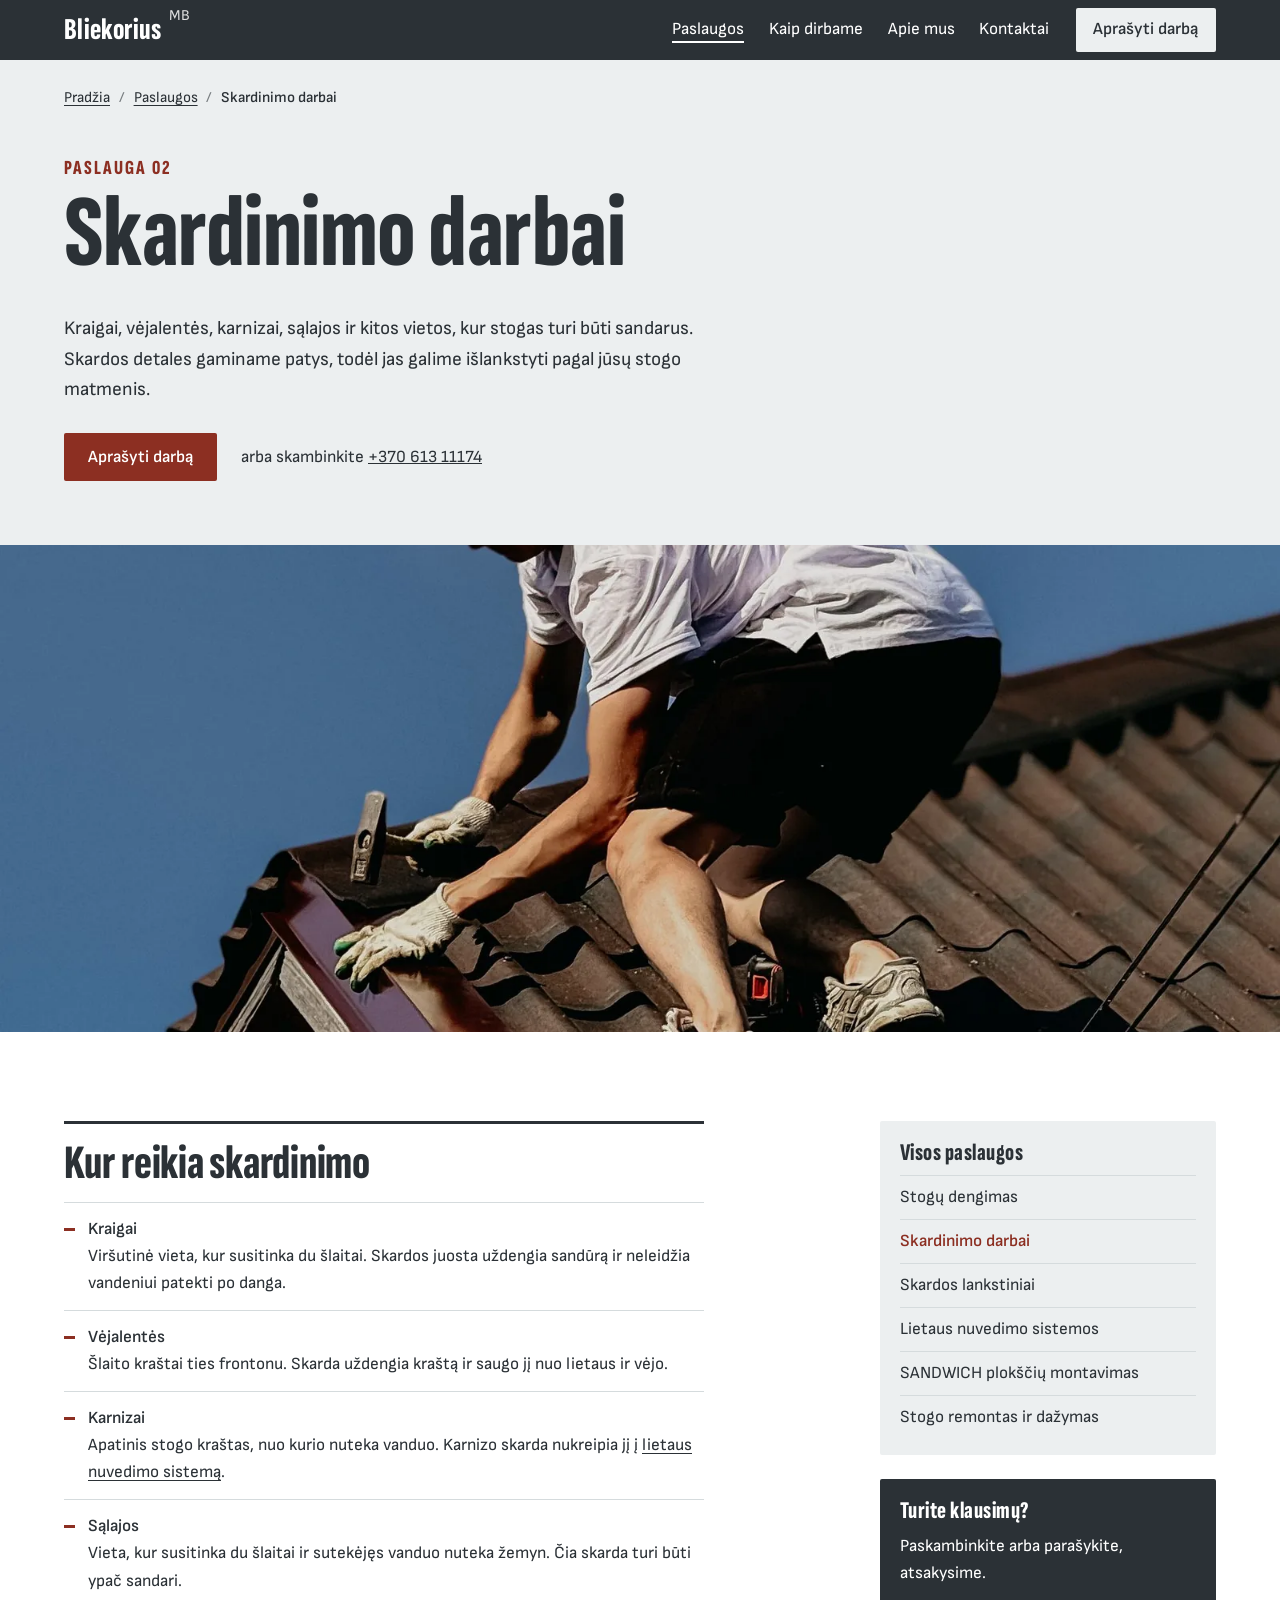
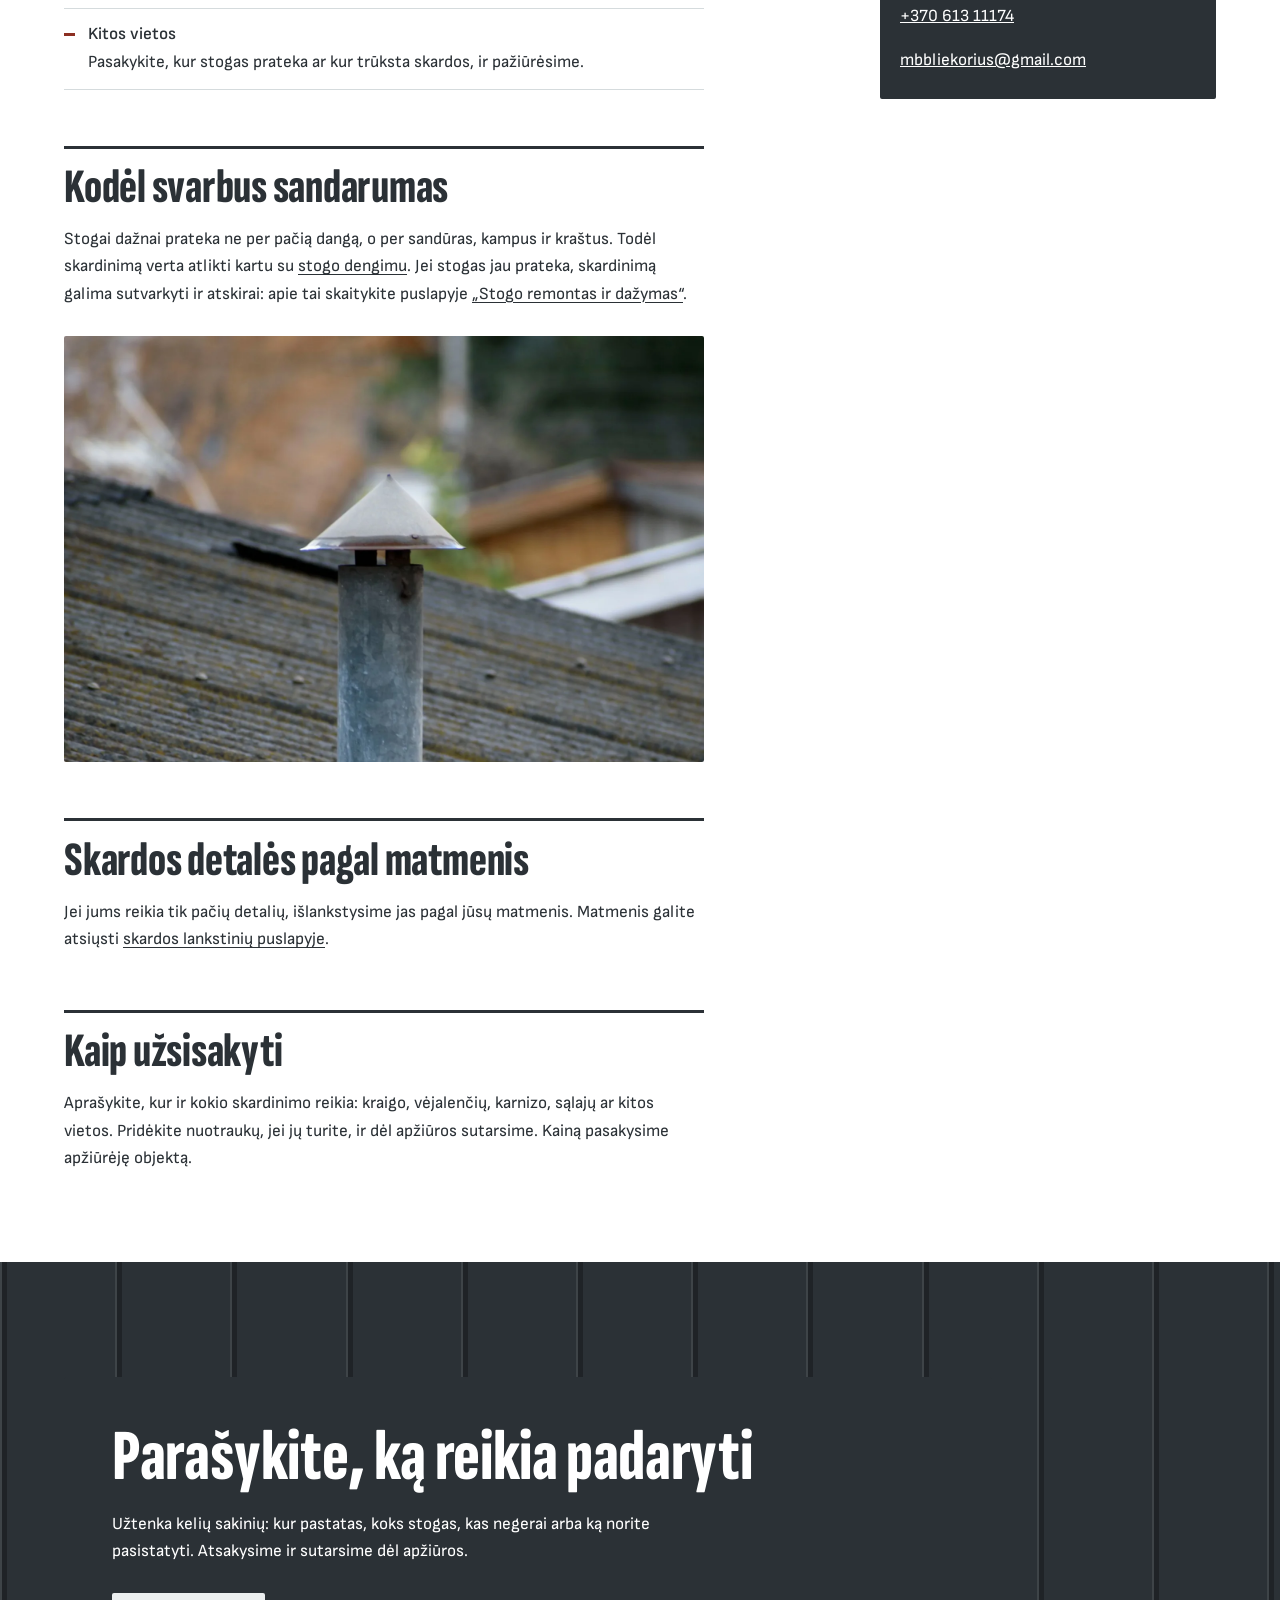
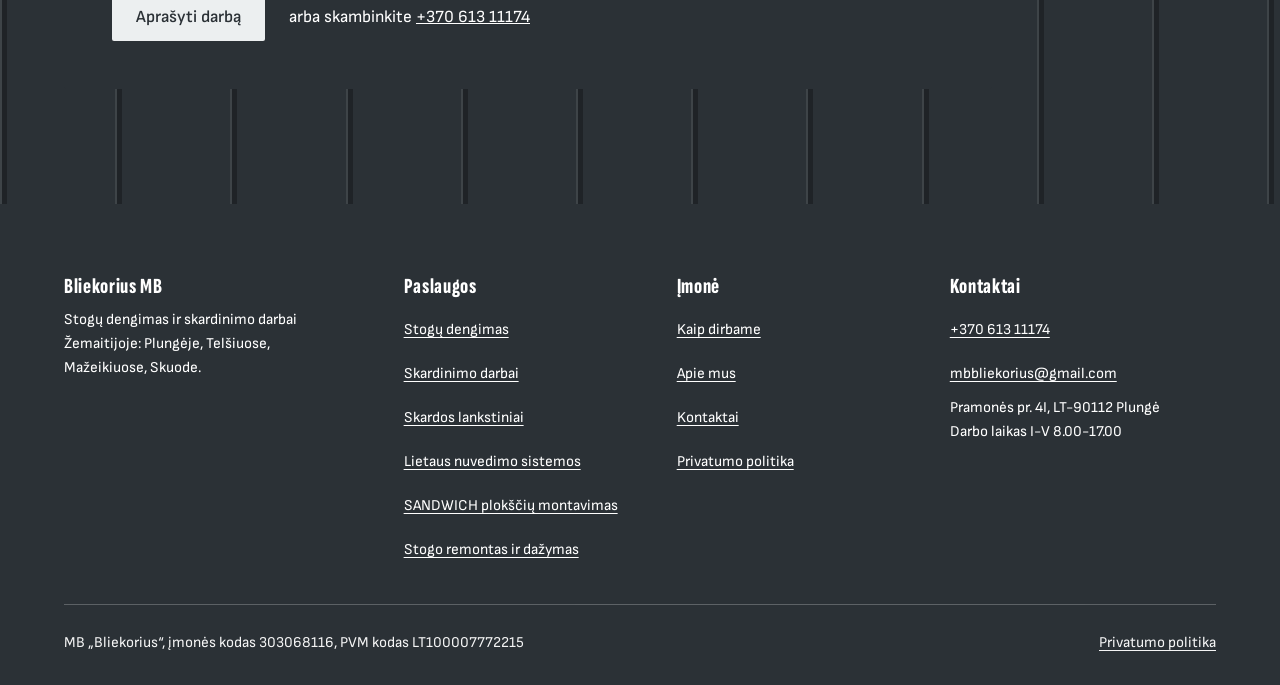
<file: skardinimo-darbai.html>
<!doctype html>
<html lang="lt">
<head>
<meta name="robots" content="noindex, nofollow">
<meta charset="utf-8">
<meta name="viewport" content="width=device-width, initial-scale=1">
<title>Skardinimo darbai: kraigai, vėjalentės, karnizai | Bliekorius</title>
<meta name="description" content="Skardiname kraigus, vėjalentes, karnizus ir sąlajas Plungėje, Telšiuose, Mažeikiuose ir visoje Žemaitijoje. Skardos detales gaminame patys.">
<link rel="icon" href="data:image/svg+xml,%3Csvg xmlns='http://www.w3.org/2000/svg' viewBox='0 0 32 32'%3E%3Crect width='32' height='32' fill='%232B3136'/%3E%3Cpath d='M6 22V12l20-4v14' fill='none' stroke='%23D5DBDD' stroke-width='3'/%3E%3C/svg%3E">
<link rel="preload" as="font" type="font/woff2" href="fonts/sofia-sans-extra-condensed-latin.woff2" crossorigin>
<link rel="preload" as="font" type="font/woff2" href="fonts/sofia-sans-latin.woff2" crossorigin>
<link rel="stylesheet" href="css/style.css">
<script>document.documentElement.className += " js";</script>
<script type="application/ld+json">{"@context": "https://schema.org", "@type": "Service", "name": "Skardinimo darbai", "serviceType": "Skardinimo darbai", "description": "Kraigai, vėjalentės, karnizai, sąlajos ir kitos vietos, kur stogas turi būti sandarus. Skardos detales gaminame patys, todėl jas galime išlankstyti pagal jūsų stogo matmenis.", "areaServed": ["Plungė", "Telšiai", "Mažeikiai", "Skuodas", "Žemaitija"], "provider": {"@type": "RoofingContractor", "name": "MB „Bliekorius“", "telephone": "+370 613 11174", "email": "mbbliekorius@gmail.com", "address": {"@type": "PostalAddress", "streetAddress": "Pramonės pr. 4I", "addressLocality": "Plungė", "postalCode": "LT-90112", "addressCountry": "LT"}}}</script>
<script type="application/ld+json">{"@context": "https://schema.org", "@type": "BreadcrumbList", "itemListElement": [{"@type": "ListItem", "position": 1, "name": "Pradžia", "item": "https://vasylian.com/bliekorius-concept-v2/index.html"}, {"@type": "ListItem", "position": 2, "name": "Paslaugos", "item": "https://vasylian.com/bliekorius-concept-v2/paslaugos.html"}, {"@type": "ListItem", "position": 3, "name": "Skardinimo darbai", "item": "https://vasylian.com/bliekorius-concept-v2/"}]}</script>
</head>
<body>
<a class="praleisti" href="#turinys">Pereiti prie turinio</a>
<header class="virsus virsus-tamsus">
    <a class="vardas" href="index.html"><span>Bliekorius</span><small>MB</small></a>
    <button class="meniu-mygtukas" type="button" aria-expanded="false" aria-controls="meniu"><i aria-hidden="true"></i><span>Meniu</span></button>
    <nav id="meniu" aria-label="Pagrindinis meniu">
      <a href="paslaugos.html" aria-current="true">Paslaugos</a>
      <a href="kaip-dirbame.html">Kaip dirbame</a>
      <a href="apie-mus.html">Apie mus</a>
      <a href="kontaktai.html">Kontaktai</a>
      <a class="nav-mygtukas" href="kontaktai.html#forma">Aprašyti darbą</a>
    </nav>
  </header>

<main id="turinys">
  <div class="galva">
    <nav class="kruopsteles" aria-label="Naršymo kelias"><ol><li><a href="index.html">Pradžia</a></li><li><a href="paslaugos.html">Paslaugos</a></li><li><span aria-current="page">Skardinimo darbai</span></li></ol></nav>
    <p class="zyma">Paslauga 02</p>
    <h1>Skardinimo darbai</h1>
    <p class="ivadas">Kraigai, vėjalentės, karnizai, sąlajos ir kitos vietos, kur stogas turi būti sandarus. Skardos detales gaminame patys, todėl jas galime išlankstyti pagal jūsų stogo matmenis.</p>
    <div class="veiksmai">
      <a class="mygtukas" href="kontaktai.html?paslauga=skardinimo-darbai#forma">Aprašyti darbą</a>
      <span>arba skambinkite <a href="tel:+37061311174">+370 613 11174</a></span>
    </div>
  </div>
  <div class="plati-foto"><img src="img/skardinimas-didelis.webp" width="1600" height="1067" fetchpriority="high" alt="Stogdengys tvirtina skardos detalę stogo šlaito krašte"></div>

  <div class="turinys">
    <div class="tekstas">

        <h2>Kur reikia skardinimo</h2>
        <ul class="sarasas">
          <li><strong>Kraigai</strong>Viršutinė vieta, kur susitinka du šlaitai. Skardos juosta uždengia sandūrą ir neleidžia vandeniui patekti po danga.</li>
          <li><strong>Vėjalentės</strong>Šlaito kraštai ties frontonu. Skarda uždengia kraštą ir saugo jį nuo lietaus ir vėjo.</li>
          <li><strong>Karnizai</strong>Apatinis stogo kraštas, nuo kurio nuteka vanduo. Karnizo skarda nukreipia jį į <a href="lietaus-nuvedimo-sistemos.html">lietaus nuvedimo sistemą</a>.</li>
          <li><strong>Sąlajos</strong>Vieta, kur susitinka du šlaitai ir sutekėjęs vanduo nuteka žemyn. Čia skarda turi būti ypač sandari.</li>
          <li><strong>Kitos vietos</strong>Pasakykite, kur stogas prateka ar kur trūksta skardos, ir pažiūrėsime.</li>
        </ul>

        <h2>Kodėl svarbus sandarumas</h2>
        <p>Stogai dažnai prateka ne per pačią dangą, o per sandūras, kampus ir kraštus. Todėl skardinimą verta atlikti kartu su <a href="stogu-dengimas.html">stogo dengimu</a>. Jei stogas jau prateka, skardinimą galima sutvarkyti ir atskirai: apie tai skaitykite puslapyje <a href="stogo-remontas-ir-dazymas.html">„Stogo remontas ir dažymas“</a>.</p>
        <figure><img src="img/kamino-iseiga.webp" width="1600" height="1067" loading="lazy" alt="Skardinis kaminėlis su gaubtu ant stogo šlaito"></figure>

        <h2>Skardos detalės pagal matmenis</h2>
        <p>Jei jums reikia tik pačių detalių, išlankstysime jas pagal jūsų matmenis. Matmenis galite atsiųsti <a href="skardos-lankstiniai.html#matmenys">skardos lankstinių puslapyje</a>.</p>

        <h2>Kaip užsisakyti</h2>
        <p>Aprašykite, kur ir kokio skardinimo reikia: kraigo, vėjalenčių, karnizo, sąlajų ar kitos vietos. Pridėkite nuotraukų, jei jų turite, ir dėl apžiūros sutarsime. Kainą pasakysime apžiūrėję objektą.</p>

    </div>
    <aside class="salia" aria-label="Papildoma informacija">
      <div class="salia-blokas">
        <p>Visos paslaugos</p>
        <ul>
          <li><a href="stogu-dengimas.html">Stogų dengimas</a></li>
          <li><a href="skardinimo-darbai.html" aria-current="page">Skardinimo darbai</a></li>
          <li><a href="skardos-lankstiniai.html">Skardos lankstiniai</a></li>
          <li><a href="lietaus-nuvedimo-sistemos.html">Lietaus nuvedimo sistemos</a></li>
          <li><a href="sandwich-plokstiu-montavimas.html">SANDWICH plokščių montavimas</a></li>
          <li><a href="stogo-remontas-ir-dazymas.html">Stogo remontas ir dažymas</a></li>
        </ul>
      </div>
      <div class="salia-blokas salia-tamsus">
        <p class="salia-pav">Turite klausimų?</p>
        <p>Paskambinkite arba parašykite, atsakysime.</p>
        <a href="tel:+37061311174">+370 613 11174</a>
        <a href="mailto:mbbliekorius@gmail.com">mbbliekorius@gmail.com</a>
      </div>
    </aside>
  </div>

  <section class="kontaktai" aria-labelledby="cta-pav">
    <div class="kontaktai-vidus">
      <h2 id="cta-pav">Parašykite, ką reikia padaryti</h2>
      <p>Užtenka kelių sakinių: kur pastatas, koks stogas, kas negerai arba ką norite pasistatyti. Atsakysime ir sutarsime dėl apžiūros.</p>
      <div class="veiksmai">
        <a class="mygtukas" href="kontaktai.html?paslauga=skardinimo-darbai#forma">Aprašyti darbą</a>
        <span>arba skambinkite <a href="tel:+37061311174">+370 613 11174</a></span>
      </div>
    </div>
  </section>
</main>

<footer class="apacia">
  <div class="apacia-tinklelis">
    <div>
      <p class="apacia-pav">Bliekorius MB</p>
      <p>Stogų dengimas ir skardinimo darbai Žemaitijoje: Plungėje, Telšiuose, Mažeikiuose, Skuode.</p>
    </div>
    <div>
      <p class="apacia-pav">Paslaugos</p>
      <ul>
          <li><a href="stogu-dengimas.html">Stogų dengimas</a></li>
          <li><a href="skardinimo-darbai.html">Skardinimo darbai</a></li>
          <li><a href="skardos-lankstiniai.html">Skardos lankstiniai</a></li>
          <li><a href="lietaus-nuvedimo-sistemos.html">Lietaus nuvedimo sistemos</a></li>
          <li><a href="sandwich-plokstiu-montavimas.html">SANDWICH plokščių montavimas</a></li>
          <li><a href="stogo-remontas-ir-dazymas.html">Stogo remontas ir dažymas</a></li>
      </ul>
    </div>
    <div>
      <p class="apacia-pav">Įmonė</p>
      <ul>
        <li><a href="kaip-dirbame.html">Kaip dirbame</a></li>
        <li><a href="apie-mus.html">Apie mus</a></li>
        <li><a href="kontaktai.html">Kontaktai</a></li>
        <li><a href="privatumo-politika.html">Privatumo politika</a></li>
      </ul>
    </div>
    <div>
      <p class="apacia-pav">Kontaktai</p>
      <address>
        <a href="tel:+37061311174">+370 613 11174</a><br>
        <a href="mailto:mbbliekorius@gmail.com">mbbliekorius@gmail.com</a><br>
        Pramonės pr. 4I, LT-90112 Plungė<br>
        Darbo laikas I-V 8.00-17.00
      </address>
    </div>
  </div>
  <div class="apacia-teises">
    <span>MB „Bliekorius“, įmonės kodas 303068116, PVM kodas LT100007772215</span>
    <a href="privatumo-politika.html">Privatumo politika</a>
  </div>
</footer>

<script src="js/site.js" defer></script>
</body>
</html>
</file>
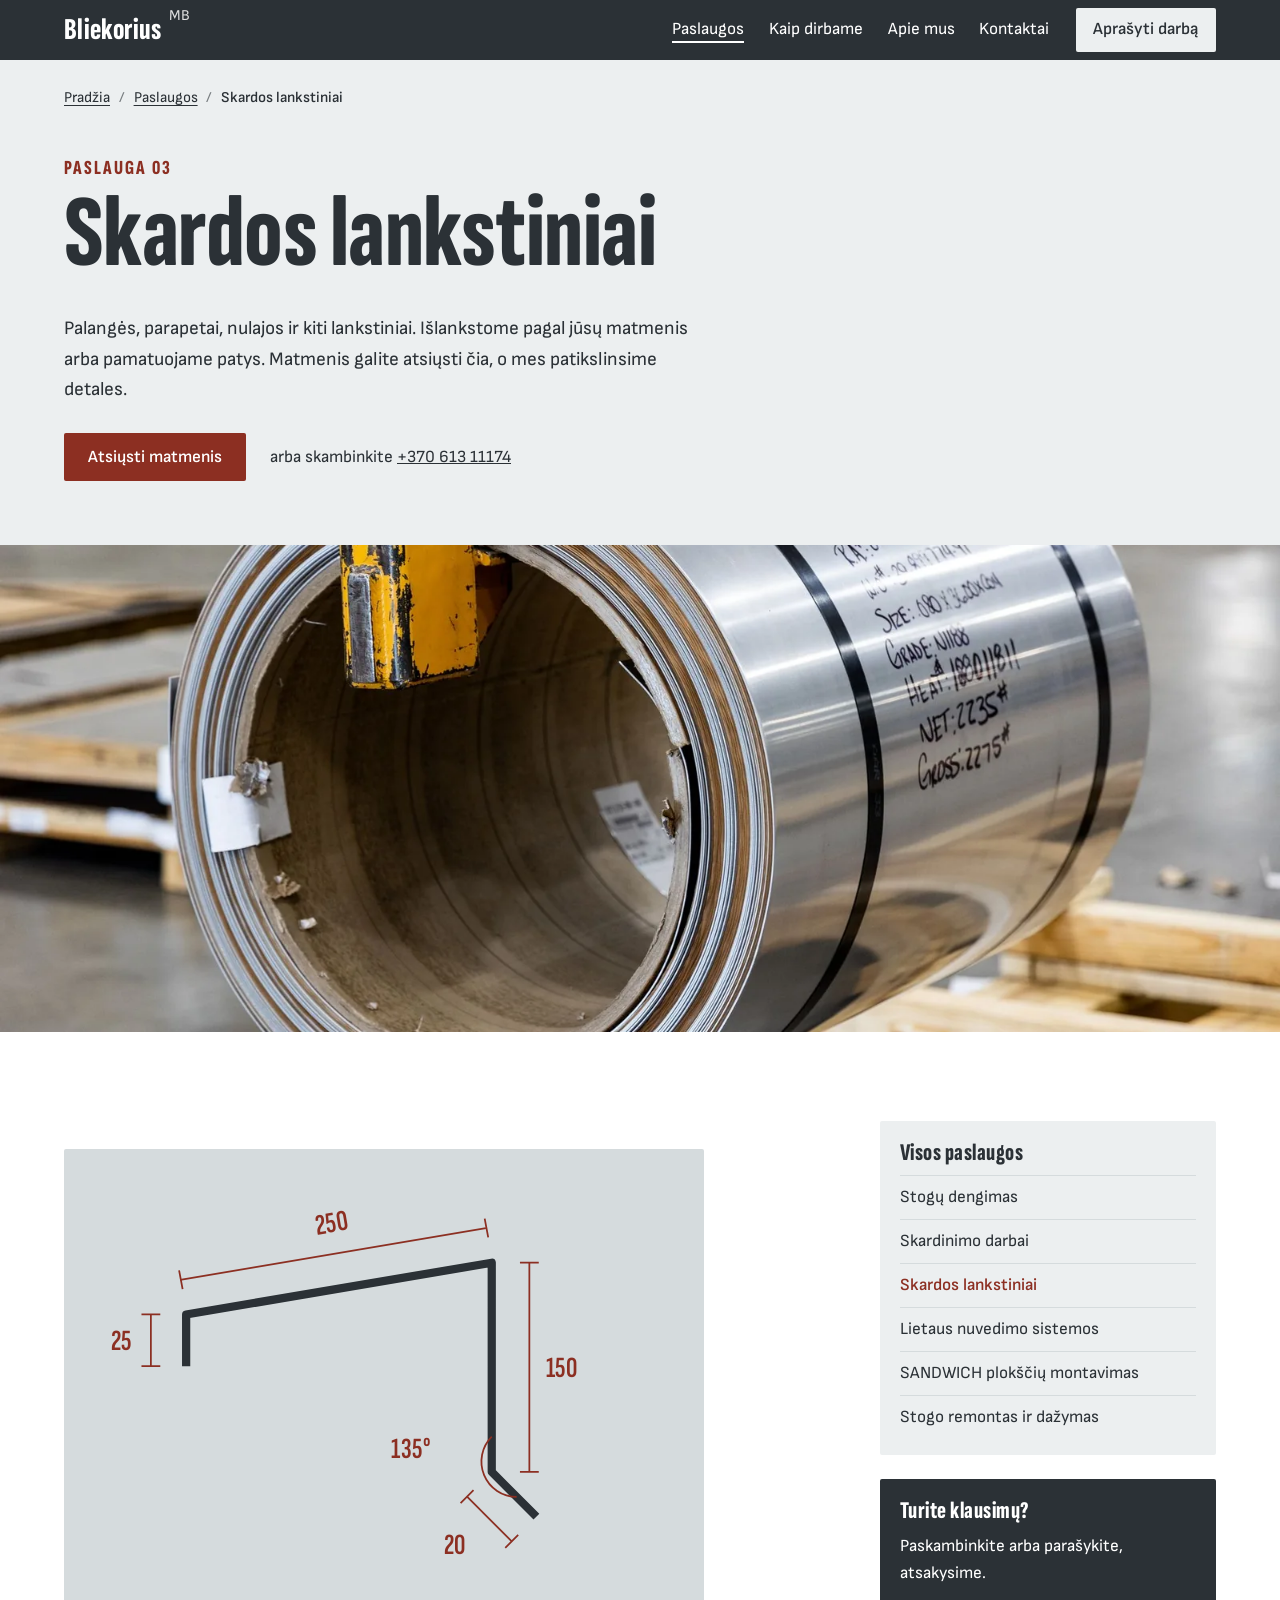
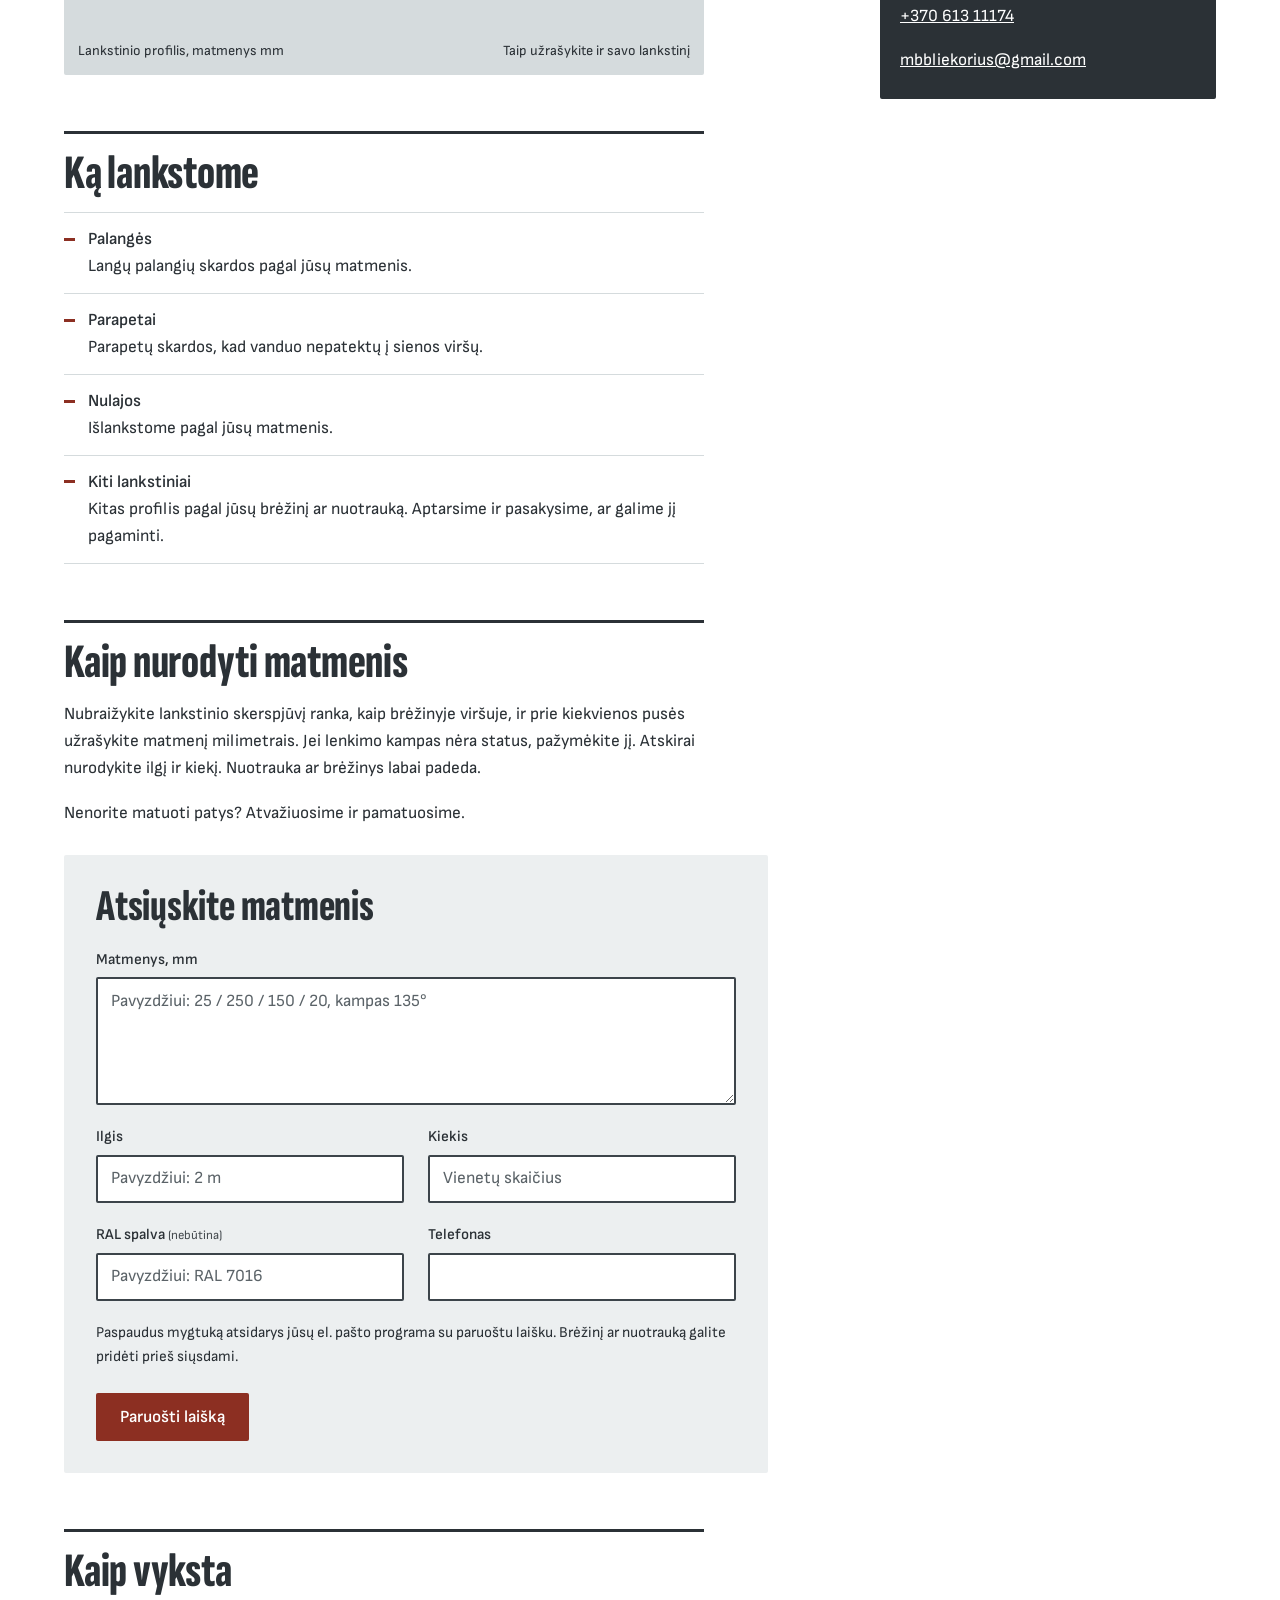
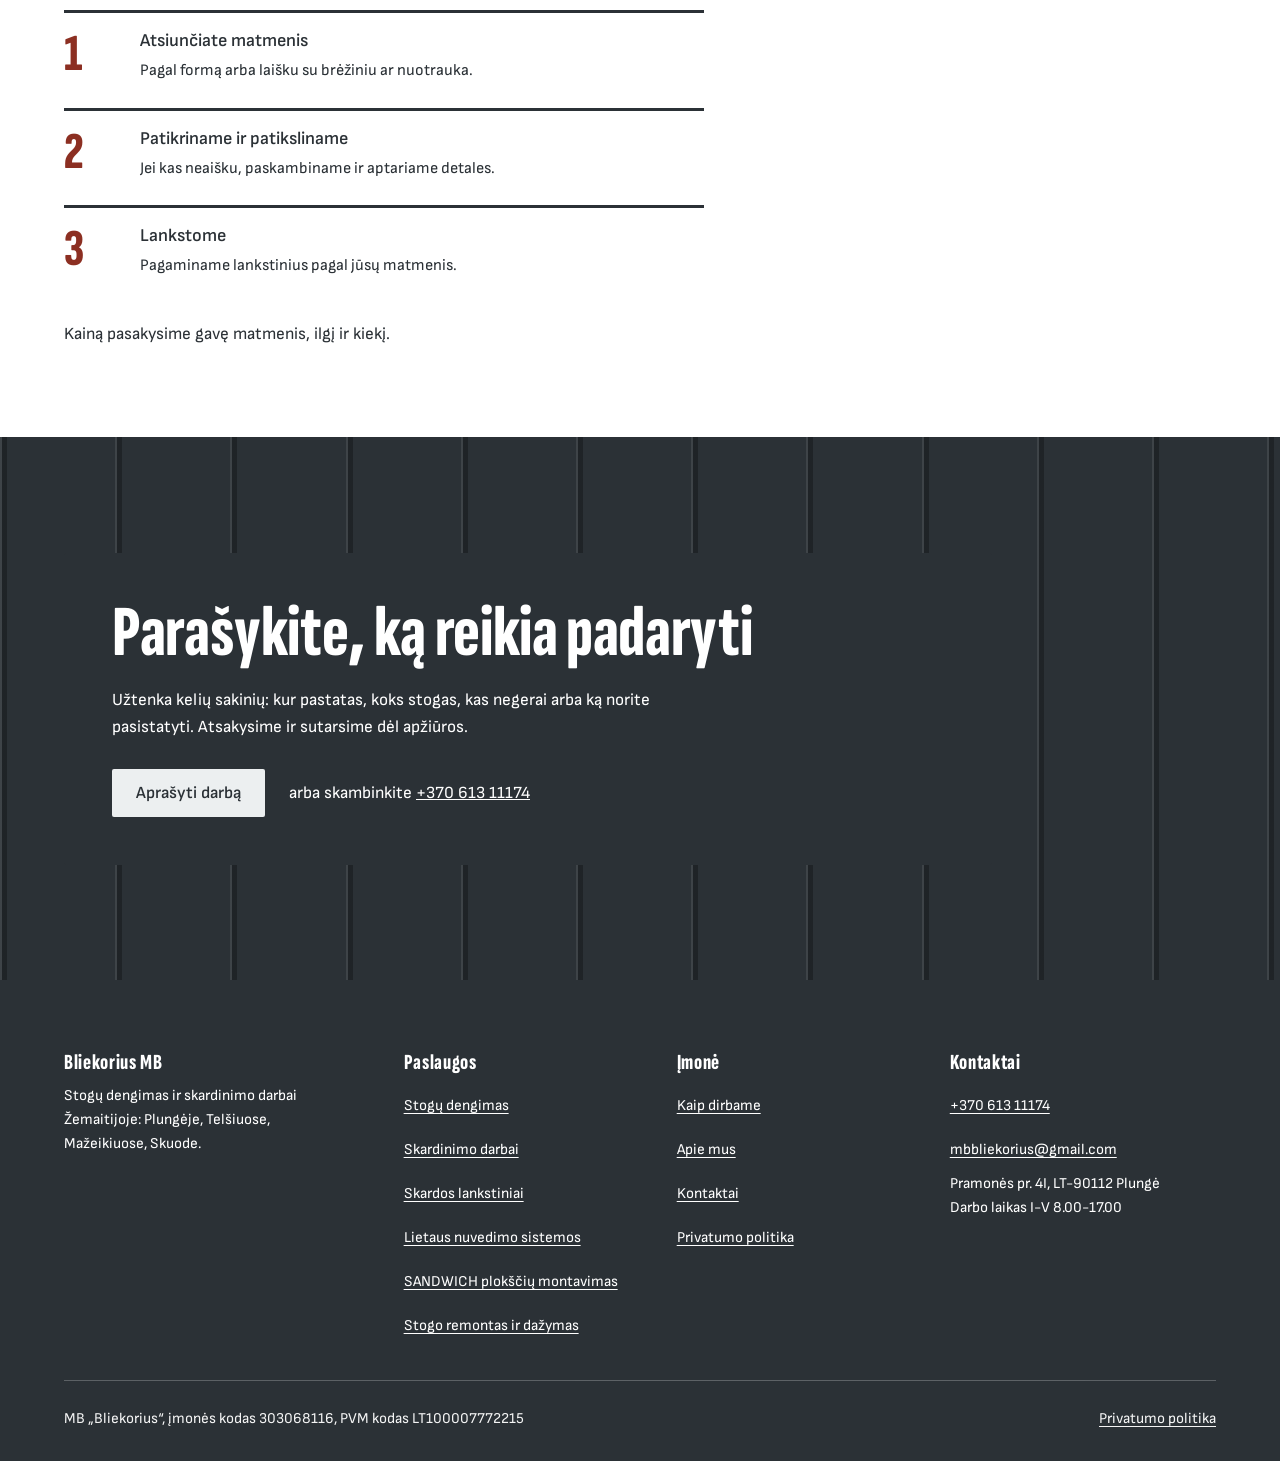
<file: skardos-lankstiniai.html>
<!doctype html>
<html lang="lt">
<head>
<meta name="robots" content="noindex, nofollow">
<meta charset="utf-8">
<meta name="viewport" content="width=device-width, initial-scale=1">
<title>Skardos lankstiniai pagal matmenis | MB „Bliekorius“</title>
<meta name="description" content="Išlankstome palanges, parapetus, nulajas ir kitus skardos lankstinius pagal jūsų matmenis. Atsiųskite matmenis, ilgį, kiekį ir RAL spalvą.">
<link rel="icon" href="data:image/svg+xml,%3Csvg xmlns='http://www.w3.org/2000/svg' viewBox='0 0 32 32'%3E%3Crect width='32' height='32' fill='%232B3136'/%3E%3Cpath d='M6 22V12l20-4v14' fill='none' stroke='%23D5DBDD' stroke-width='3'/%3E%3C/svg%3E">
<link rel="preload" as="font" type="font/woff2" href="fonts/sofia-sans-extra-condensed-latin.woff2" crossorigin>
<link rel="preload" as="font" type="font/woff2" href="fonts/sofia-sans-latin.woff2" crossorigin>
<link rel="stylesheet" href="css/style.css">
<script>document.documentElement.className += " js";</script>
<script type="application/ld+json">{"@context": "https://schema.org", "@type": "Service", "name": "Skardos lankstiniai", "serviceType": "Skardos lankstiniai", "description": "Palangės, parapetai, nulajos ir kiti lankstiniai. Išlankstome pagal jūsų matmenis arba pamatuojame patys. Matmenis galite atsiųsti čia, o mes patikslinsime detales.", "areaServed": ["Plungė", "Telšiai", "Mažeikiai", "Skuodas", "Žemaitija"], "provider": {"@type": "RoofingContractor", "name": "MB „Bliekorius“", "telephone": "+370 613 11174", "email": "mbbliekorius@gmail.com", "address": {"@type": "PostalAddress", "streetAddress": "Pramonės pr. 4I", "addressLocality": "Plungė", "postalCode": "LT-90112", "addressCountry": "LT"}}}</script>
<script type="application/ld+json">{"@context": "https://schema.org", "@type": "BreadcrumbList", "itemListElement": [{"@type": "ListItem", "position": 1, "name": "Pradžia", "item": "https://vasylian.com/bliekorius-concept-v2/index.html"}, {"@type": "ListItem", "position": 2, "name": "Paslaugos", "item": "https://vasylian.com/bliekorius-concept-v2/paslaugos.html"}, {"@type": "ListItem", "position": 3, "name": "Skardos lankstiniai", "item": "https://vasylian.com/bliekorius-concept-v2/"}]}</script>
</head>
<body>
<a class="praleisti" href="#turinys">Pereiti prie turinio</a>
<header class="virsus virsus-tamsus">
    <a class="vardas" href="index.html"><span>Bliekorius</span><small>MB</small></a>
    <button class="meniu-mygtukas" type="button" aria-expanded="false" aria-controls="meniu"><i aria-hidden="true"></i><span>Meniu</span></button>
    <nav id="meniu" aria-label="Pagrindinis meniu">
      <a href="paslaugos.html" aria-current="true">Paslaugos</a>
      <a href="kaip-dirbame.html">Kaip dirbame</a>
      <a href="apie-mus.html">Apie mus</a>
      <a href="kontaktai.html">Kontaktai</a>
      <a class="nav-mygtukas" href="kontaktai.html#forma">Aprašyti darbą</a>
    </nav>
  </header>

<main id="turinys">
  <div class="galva">
    <nav class="kruopsteles" aria-label="Naršymo kelias"><ol><li><a href="index.html">Pradžia</a></li><li><a href="paslaugos.html">Paslaugos</a></li><li><span aria-current="page">Skardos lankstiniai</span></li></ol></nav>
    <p class="zyma">Paslauga 03</p>
    <h1>Skardos lankstiniai</h1>
    <p class="ivadas">Palangės, parapetai, nulajos ir kiti lankstiniai. Išlankstome pagal jūsų matmenis arba pamatuojame patys. Matmenis galite atsiųsti čia, o mes patikslinsime detales.</p>
    <div class="veiksmai">
      <a class="mygtukas" href="#matmenys">Atsiųsti matmenis</a>
      <span>arba skambinkite <a href="tel:+37061311174">+370 613 11174</a></span>
    </div>
  </div>
  <div class="plati-foto"><img src="img/skardos-ritinys.webp" width="1600" height="1067" fetchpriority="high" alt="Skardos ritinys sandėlyje, pakabintas ant kranelio"></div>

  <div class="turinys">
    <div class="tekstas">

        <figure class="brezinys">
          <svg viewBox="0 0 520 400" role="img" aria-labelledby="brez-pav">
            <title id="brez-pav">Skardos lankstinio profilio brėžinys su matmenimis: 25, 250, 150 ir 20 milimetrų</title>
            <path class="profilis" pathLength="1" d="M92 172 V128 L352 84 V262 L390 300"/>
            <g class="matmuo">
              <line x1="62" y1="128" x2="62" y2="172"/><path d="M54 128h16M54 172h16"/>
              <text x="46" y="158" text-anchor="end">25</text>
            </g>
            <g class="matmuo">
              <line x1="87" y1="98.500" x2="347" y2="54.500"/><path d="M86 90.500l3 16M346 46.500l3 16"/>
              <text x="217" y="58" text-anchor="middle" transform="rotate(-9.6 217 58)">250</text>
            </g>
            <g class="matmuo">
              <line x1="384" y1="84" x2="384" y2="262"/><path d="M376 84h16M376 262h16"/>
              <text x="398" y="181">150</text>
            </g>
            <g class="matmuo">
              <line x1="331" y1="283" x2="369" y2="321"/><path d="M325.500 288.500l11-11M363.500 326.500l11-11"/>
              <text x="330" y="332" text-anchor="end">20</text>
              <path d="M352 232 A30 30 0 0 0 373.200 283.200" />
              <text x="300" y="250" text-anchor="end">135°</text>
            </g>
          </svg>
          <figcaption><span>Lankstinio profilis, matmenys mm</span><span>Taip užrašykite ir savo lankstinį</span></figcaption>
        </figure>

        <h2>Ką lankstome</h2>
        <ul class="sarasas">
          <li><strong>Palangės</strong>Langų palangių skardos pagal jūsų matmenis.</li>
          <li><strong>Parapetai</strong>Parapetų skardos, kad vanduo nepatektų į sienos viršų.</li>
          <li><strong>Nulajos</strong>Išlankstome pagal jūsų matmenis.</li>
          <li><strong>Kiti lankstiniai</strong>Kitas profilis pagal jūsų brėžinį ar nuotrauką. Aptarsime ir pasakysime, ar galime jį pagaminti.</li>
        </ul>

        <h2>Kaip nurodyti matmenis</h2>
        <p>Nubraižykite lankstinio skerspjūvį ranka, kaip brėžinyje viršuje, ir prie kiekvienos pusės užrašykite matmenį milimetrais. Jei lenkimo kampas nėra status, pažymėkite jį. Atskirai nurodykite ilgį ir kiekį. Nuotrauka ar brėžinys labai padeda.</p>
        <p>Nenorite matuoti patys? Atvažiuosime ir pamatuosime.</p>

        <div class="forma-blokas" id="matmenys">
          <h2>Atsiųskite matmenis</h2>
          <form class="forma" data-mailto="mbbliekorius@gmail.com" data-tema="Skardos lankstinių užklausa" novalidate>
            <p class="forma-santrauka" role="alert" hidden></p>
            <div class="laukas visas">
              <label for="l-matmenys" data-pav="Matmenys (mm)">Matmenys, mm</label>
              <textarea id="l-matmenys" name="matmenys" required data-klaida="Įrašykite matmenis milimetrais." aria-describedby="l-matmenys-klaida" placeholder="Pavyzdžiui: 25 / 250 / 150 / 20, kampas 135°"></textarea>
              <p class="klaida" id="l-matmenys-klaida"></p>
            </div>
            <div class="laukas">
              <label for="l-ilgis" data-pav="Ilgis">Ilgis</label>
              <input id="l-ilgis" name="ilgis" type="text" required data-klaida="Įrašykite lankstinio ilgį." aria-describedby="l-ilgis-klaida" placeholder="Pavyzdžiui: 2 m">
              <p class="klaida" id="l-ilgis-klaida"></p>
            </div>
            <div class="laukas">
              <label for="l-kiekis" data-pav="Kiekis">Kiekis</label>
              <input id="l-kiekis" name="kiekis" type="text" inputmode="numeric" required data-klaida="Įrašykite, kiek reikia vienetų." aria-describedby="l-kiekis-klaida" placeholder="Vienetų skaičius">
              <p class="klaida" id="l-kiekis-klaida"></p>
            </div>
            <div class="laukas">
              <label for="l-ral" data-pav="RAL spalva">RAL spalva <small>(nebūtina)</small></label>
              <input id="l-ral" name="ral" type="text" aria-describedby="l-ral-klaida" placeholder="Pavyzdžiui: RAL 7016">
              <p class="klaida" id="l-ral-klaida"></p>
            </div>
            <div class="laukas">
              <label for="l-tel" data-pav="Telefonas">Telefonas</label>
              <input id="l-tel" name="telefonas" type="tel" autocomplete="tel" required data-klaida="Įrašykite telefoną, kuriuo galime paskambinti." aria-describedby="l-tel-klaida">
              <p class="klaida" id="l-tel-klaida"></p>
            </div>
            <p class="forma-info">Paspaudus mygtuką atsidarys jūsų el. pašto programa su paruoštu laišku. Brėžinį ar nuotrauką galite pridėti prieš siųsdami.</p>
            <div class="veiksmai"><button class="mygtukas" type="submit">Paruošti laišką</button></div>
          </form>
        </div>

        <h2>Kaip vyksta</h2>
        <ol class="zingsniai">
          <li><h3>Atsiunčiate matmenis</h3><p>Pagal formą arba laišku su brėžiniu ar nuotrauka.</p></li>
          <li><h3>Patikriname ir patiksliname</h3><p>Jei kas neaišku, paskambiname ir aptariame detales.</p></li>
          <li><h3>Lankstome</h3><p>Pagaminame lankstinius pagal jūsų matmenis.</p></li>
        </ol>
        <p>Kainą pasakysime gavę matmenis, ilgį ir kiekį.</p>

    </div>
    <aside class="salia" aria-label="Papildoma informacija">
      <div class="salia-blokas">
        <p>Visos paslaugos</p>
        <ul>
          <li><a href="stogu-dengimas.html">Stogų dengimas</a></li>
          <li><a href="skardinimo-darbai.html">Skardinimo darbai</a></li>
          <li><a href="skardos-lankstiniai.html" aria-current="page">Skardos lankstiniai</a></li>
          <li><a href="lietaus-nuvedimo-sistemos.html">Lietaus nuvedimo sistemos</a></li>
          <li><a href="sandwich-plokstiu-montavimas.html">SANDWICH plokščių montavimas</a></li>
          <li><a href="stogo-remontas-ir-dazymas.html">Stogo remontas ir dažymas</a></li>
        </ul>
      </div>
      <div class="salia-blokas salia-tamsus">
        <p class="salia-pav">Turite klausimų?</p>
        <p>Paskambinkite arba parašykite, atsakysime.</p>
        <a href="tel:+37061311174">+370 613 11174</a>
        <a href="mailto:mbbliekorius@gmail.com">mbbliekorius@gmail.com</a>
      </div>
    </aside>
  </div>

  <section class="kontaktai" aria-labelledby="cta-pav">
    <div class="kontaktai-vidus">
      <h2 id="cta-pav">Parašykite, ką reikia padaryti</h2>
      <p>Užtenka kelių sakinių: kur pastatas, koks stogas, kas negerai arba ką norite pasistatyti. Atsakysime ir sutarsime dėl apžiūros.</p>
      <div class="veiksmai">
        <a class="mygtukas" href="kontaktai.html?paslauga=skardos-lankstiniai#forma">Aprašyti darbą</a>
        <span>arba skambinkite <a href="tel:+37061311174">+370 613 11174</a></span>
      </div>
    </div>
  </section>
</main>

<footer class="apacia">
  <div class="apacia-tinklelis">
    <div>
      <p class="apacia-pav">Bliekorius MB</p>
      <p>Stogų dengimas ir skardinimo darbai Žemaitijoje: Plungėje, Telšiuose, Mažeikiuose, Skuode.</p>
    </div>
    <div>
      <p class="apacia-pav">Paslaugos</p>
      <ul>
          <li><a href="stogu-dengimas.html">Stogų dengimas</a></li>
          <li><a href="skardinimo-darbai.html">Skardinimo darbai</a></li>
          <li><a href="skardos-lankstiniai.html">Skardos lankstiniai</a></li>
          <li><a href="lietaus-nuvedimo-sistemos.html">Lietaus nuvedimo sistemos</a></li>
          <li><a href="sandwich-plokstiu-montavimas.html">SANDWICH plokščių montavimas</a></li>
          <li><a href="stogo-remontas-ir-dazymas.html">Stogo remontas ir dažymas</a></li>
      </ul>
    </div>
    <div>
      <p class="apacia-pav">Įmonė</p>
      <ul>
        <li><a href="kaip-dirbame.html">Kaip dirbame</a></li>
        <li><a href="apie-mus.html">Apie mus</a></li>
        <li><a href="kontaktai.html">Kontaktai</a></li>
        <li><a href="privatumo-politika.html">Privatumo politika</a></li>
      </ul>
    </div>
    <div>
      <p class="apacia-pav">Kontaktai</p>
      <address>
        <a href="tel:+37061311174">+370 613 11174</a><br>
        <a href="mailto:mbbliekorius@gmail.com">mbbliekorius@gmail.com</a><br>
        Pramonės pr. 4I, LT-90112 Plungė<br>
        Darbo laikas I-V 8.00-17.00
      </address>
    </div>
  </div>
  <div class="apacia-teises">
    <span>MB „Bliekorius“, įmonės kodas 303068116, PVM kodas LT100007772215</span>
    <a href="privatumo-politika.html">Privatumo politika</a>
  </div>
</footer>

<script src="js/site.js" defer></script>
</body>
</html>
</file>
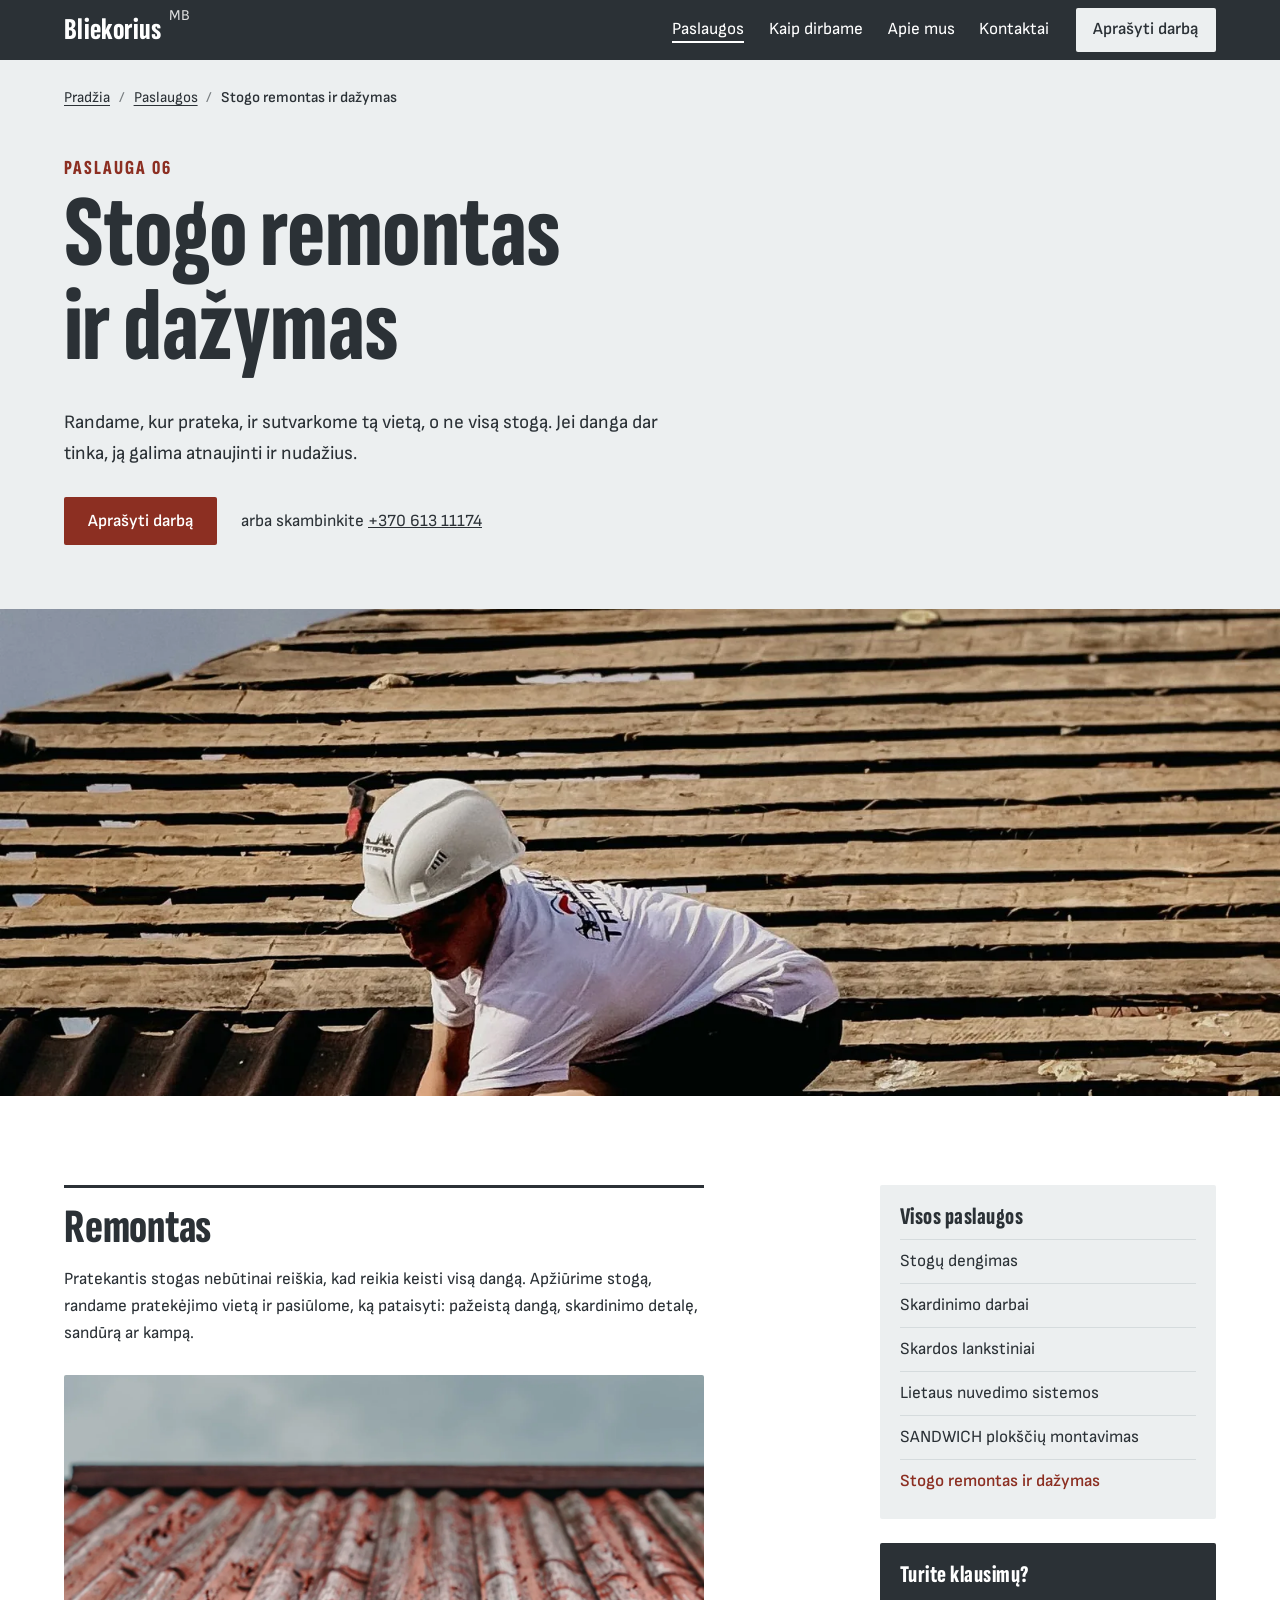
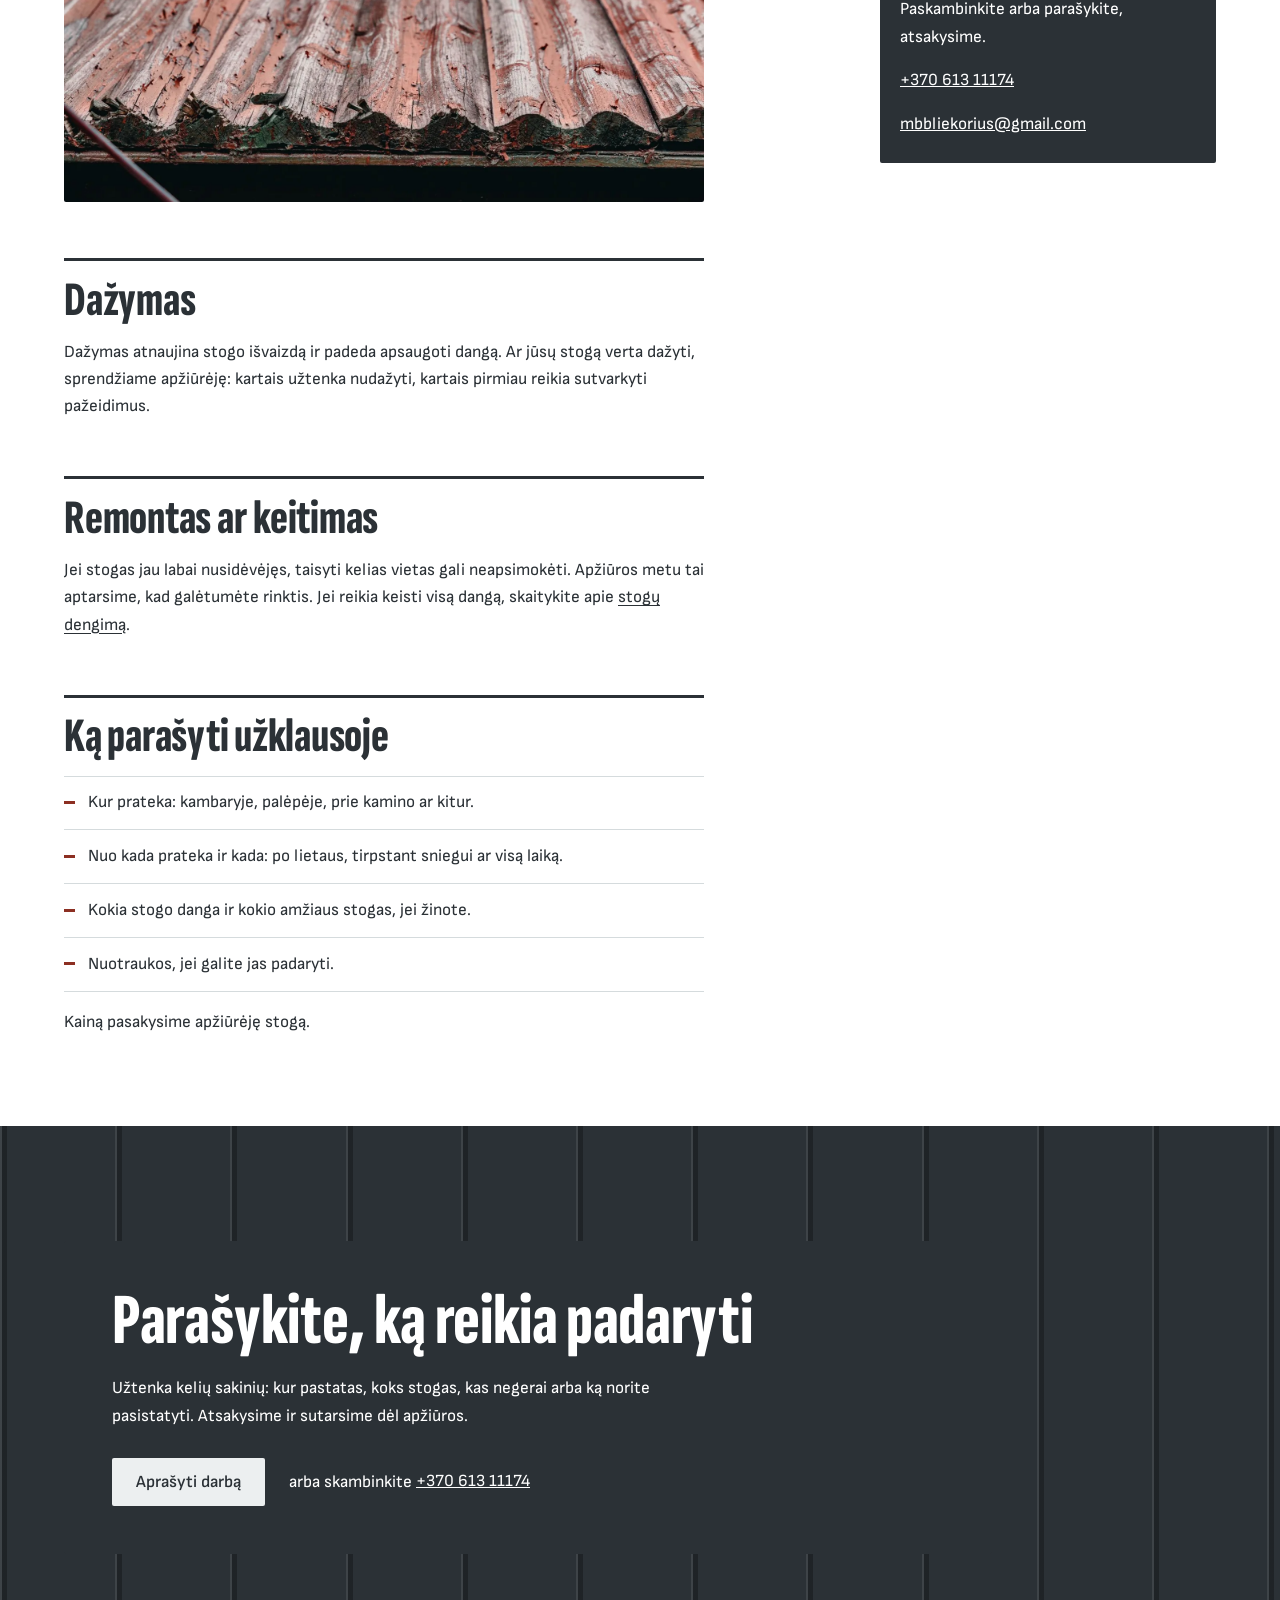
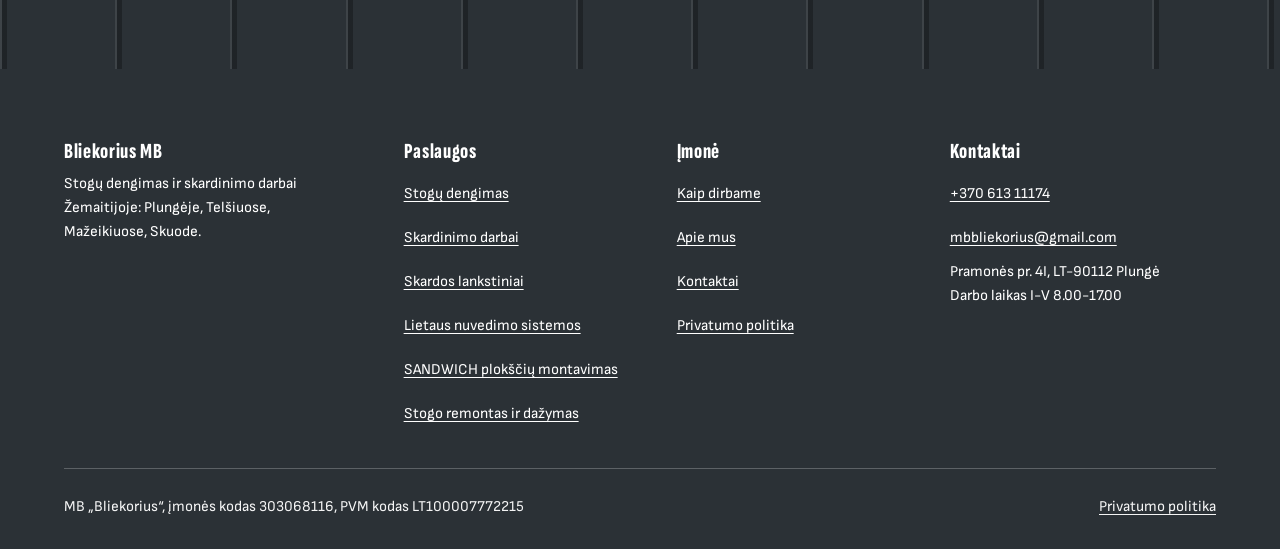
<file: stogo-remontas-ir-dazymas.html>
<!doctype html>
<html lang="lt">
<head>
<meta name="robots" content="noindex, nofollow">
<meta charset="utf-8">
<meta name="viewport" content="width=device-width, initial-scale=1">
<title>Stogo remontas ir dažymas Žemaitijoje | MB „Bliekorius“</title>
<meta name="description" content="Randame, kur prateka stogas, ir sutvarkome tą vietą. Taisome ir dažome stogus Plungėje, Telšiuose, Mažeikiuose, Skuode ir visoje Žemaitijoje.">
<link rel="icon" href="data:image/svg+xml,%3Csvg xmlns='http://www.w3.org/2000/svg' viewBox='0 0 32 32'%3E%3Crect width='32' height='32' fill='%232B3136'/%3E%3Cpath d='M6 22V12l20-4v14' fill='none' stroke='%23D5DBDD' stroke-width='3'/%3E%3C/svg%3E">
<link rel="preload" as="font" type="font/woff2" href="fonts/sofia-sans-extra-condensed-latin.woff2" crossorigin>
<link rel="preload" as="font" type="font/woff2" href="fonts/sofia-sans-latin.woff2" crossorigin>
<link rel="stylesheet" href="css/style.css">
<script>document.documentElement.className += " js";</script>
<script type="application/ld+json">{"@context": "https://schema.org", "@type": "Service", "name": "Stogo remontas ir dažymas", "serviceType": "Stogo remontas ir dažymas", "description": "Randame, kur prateka, ir sutvarkome tą vietą, o ne visą stogą. Jei danga dar tinka, ją galima atnaujinti ir nudažius.", "areaServed": ["Plungė", "Telšiai", "Mažeikiai", "Skuodas", "Žemaitija"], "provider": {"@type": "RoofingContractor", "name": "MB „Bliekorius“", "telephone": "+370 613 11174", "email": "mbbliekorius@gmail.com", "address": {"@type": "PostalAddress", "streetAddress": "Pramonės pr. 4I", "addressLocality": "Plungė", "postalCode": "LT-90112", "addressCountry": "LT"}}}</script>
<script type="application/ld+json">{"@context": "https://schema.org", "@type": "BreadcrumbList", "itemListElement": [{"@type": "ListItem", "position": 1, "name": "Pradžia", "item": "https://vasylian.com/bliekorius-concept-v2/index.html"}, {"@type": "ListItem", "position": 2, "name": "Paslaugos", "item": "https://vasylian.com/bliekorius-concept-v2/paslaugos.html"}, {"@type": "ListItem", "position": 3, "name": "Stogo remontas ir dažymas", "item": "https://vasylian.com/bliekorius-concept-v2/"}]}</script>
</head>
<body>
<a class="praleisti" href="#turinys">Pereiti prie turinio</a>
<header class="virsus virsus-tamsus">
    <a class="vardas" href="index.html"><span>Bliekorius</span><small>MB</small></a>
    <button class="meniu-mygtukas" type="button" aria-expanded="false" aria-controls="meniu"><i aria-hidden="true"></i><span>Meniu</span></button>
    <nav id="meniu" aria-label="Pagrindinis meniu">
      <a href="paslaugos.html" aria-current="true">Paslaugos</a>
      <a href="kaip-dirbame.html">Kaip dirbame</a>
      <a href="apie-mus.html">Apie mus</a>
      <a href="kontaktai.html">Kontaktai</a>
      <a class="nav-mygtukas" href="kontaktai.html#forma">Aprašyti darbą</a>
    </nav>
  </header>

<main id="turinys">
  <div class="galva">
    <nav class="kruopsteles" aria-label="Naršymo kelias"><ol><li><a href="index.html">Pradžia</a></li><li><a href="paslaugos.html">Paslaugos</a></li><li><span aria-current="page">Stogo remontas ir dažymas</span></li></ol></nav>
    <p class="zyma">Paslauga 06</p>
    <h1>Stogo remontas ir dažymas</h1>
    <p class="ivadas">Randame, kur prateka, ir sutvarkome tą vietą, o ne visą stogą. Jei danga dar tinka, ją galima atnaujinti ir nudažius.</p>
    <div class="veiksmai">
      <a class="mygtukas" href="kontaktai.html?paslauga=stogo-remontas-ir-dazymas#forma">Aprašyti darbą</a>
      <span>arba skambinkite <a href="tel:+37061311174">+370 613 11174</a></span>
    </div>
  </div>
  <div class="plati-foto"><img src="img/remontas-didelis.webp" width="1600" height="1067" fetchpriority="high" alt="Stogdengys taiso stogą, dalis senos dangos nuimta"></div>

  <div class="turinys">
    <div class="tekstas">

        <h2>Remontas</h2>
        <p>Pratekantis stogas nebūtinai reiškia, kad reikia keisti visą dangą. Apžiūrime stogą, randame pratekėjimo vietą ir pasiūlome, ką pataisyti: pažeistą dangą, skardinimo detalę, sandūrą ar kampą.</p>
        <figure><img src="img/senas-stogas.webp" width="1600" height="1067" loading="lazy" alt="Sena raudona bangota stogo danga su nusilupusiais dažais"></figure>

        <h2>Dažymas</h2>
        <p>Dažymas atnaujina stogo išvaizdą ir padeda apsaugoti dangą. Ar jūsų stogą verta dažyti, sprendžiame apžiūrėję: kartais užtenka nudažyti, kartais pirmiau reikia sutvarkyti pažeidimus.</p>

        <h2>Remontas ar keitimas</h2>
        <p>Jei stogas jau labai nusidėvėjęs, taisyti kelias vietas gali neapsimokėti. Apžiūros metu tai aptarsime, kad galėtumėte rinktis. Jei reikia keisti visą dangą, skaitykite apie <a href="stogu-dengimas.html">stogų dengimą</a>.</p>

        <h2>Ką parašyti užklausoje</h2>
        <ul class="sarasas">
          <li>Kur prateka: kambaryje, palėpėje, prie kamino ar kitur.</li>
          <li>Nuo kada prateka ir kada: po lietaus, tirpstant sniegui ar visą laiką.</li>
          <li>Kokia stogo danga ir kokio amžiaus stogas, jei žinote.</li>
          <li>Nuotraukos, jei galite jas padaryti.</li>
        </ul>
        <p>Kainą pasakysime apžiūrėję stogą.</p>

    </div>
    <aside class="salia" aria-label="Papildoma informacija">
      <div class="salia-blokas">
        <p>Visos paslaugos</p>
        <ul>
          <li><a href="stogu-dengimas.html">Stogų dengimas</a></li>
          <li><a href="skardinimo-darbai.html">Skardinimo darbai</a></li>
          <li><a href="skardos-lankstiniai.html">Skardos lankstiniai</a></li>
          <li><a href="lietaus-nuvedimo-sistemos.html">Lietaus nuvedimo sistemos</a></li>
          <li><a href="sandwich-plokstiu-montavimas.html">SANDWICH plokščių montavimas</a></li>
          <li><a href="stogo-remontas-ir-dazymas.html" aria-current="page">Stogo remontas ir dažymas</a></li>
        </ul>
      </div>
      <div class="salia-blokas salia-tamsus">
        <p class="salia-pav">Turite klausimų?</p>
        <p>Paskambinkite arba parašykite, atsakysime.</p>
        <a href="tel:+37061311174">+370 613 11174</a>
        <a href="mailto:mbbliekorius@gmail.com">mbbliekorius@gmail.com</a>
      </div>
    </aside>
  </div>

  <section class="kontaktai" aria-labelledby="cta-pav">
    <div class="kontaktai-vidus">
      <h2 id="cta-pav">Parašykite, ką reikia padaryti</h2>
      <p>Užtenka kelių sakinių: kur pastatas, koks stogas, kas negerai arba ką norite pasistatyti. Atsakysime ir sutarsime dėl apžiūros.</p>
      <div class="veiksmai">
        <a class="mygtukas" href="kontaktai.html?paslauga=stogo-remontas-ir-dazymas#forma">Aprašyti darbą</a>
        <span>arba skambinkite <a href="tel:+37061311174">+370 613 11174</a></span>
      </div>
    </div>
  </section>
</main>

<footer class="apacia">
  <div class="apacia-tinklelis">
    <div>
      <p class="apacia-pav">Bliekorius MB</p>
      <p>Stogų dengimas ir skardinimo darbai Žemaitijoje: Plungėje, Telšiuose, Mažeikiuose, Skuode.</p>
    </div>
    <div>
      <p class="apacia-pav">Paslaugos</p>
      <ul>
          <li><a href="stogu-dengimas.html">Stogų dengimas</a></li>
          <li><a href="skardinimo-darbai.html">Skardinimo darbai</a></li>
          <li><a href="skardos-lankstiniai.html">Skardos lankstiniai</a></li>
          <li><a href="lietaus-nuvedimo-sistemos.html">Lietaus nuvedimo sistemos</a></li>
          <li><a href="sandwich-plokstiu-montavimas.html">SANDWICH plokščių montavimas</a></li>
          <li><a href="stogo-remontas-ir-dazymas.html">Stogo remontas ir dažymas</a></li>
      </ul>
    </div>
    <div>
      <p class="apacia-pav">Įmonė</p>
      <ul>
        <li><a href="kaip-dirbame.html">Kaip dirbame</a></li>
        <li><a href="apie-mus.html">Apie mus</a></li>
        <li><a href="kontaktai.html">Kontaktai</a></li>
        <li><a href="privatumo-politika.html">Privatumo politika</a></li>
      </ul>
    </div>
    <div>
      <p class="apacia-pav">Kontaktai</p>
      <address>
        <a href="tel:+37061311174">+370 613 11174</a><br>
        <a href="mailto:mbbliekorius@gmail.com">mbbliekorius@gmail.com</a><br>
        Pramonės pr. 4I, LT-90112 Plungė<br>
        Darbo laikas I-V 8.00-17.00
      </address>
    </div>
  </div>
  <div class="apacia-teises">
    <span>MB „Bliekorius“, įmonės kodas 303068116, PVM kodas LT100007772215</span>
    <a href="privatumo-politika.html">Privatumo politika</a>
  </div>
</footer>

<script src="js/site.js" defer></script>
</body>
</html>
</file>
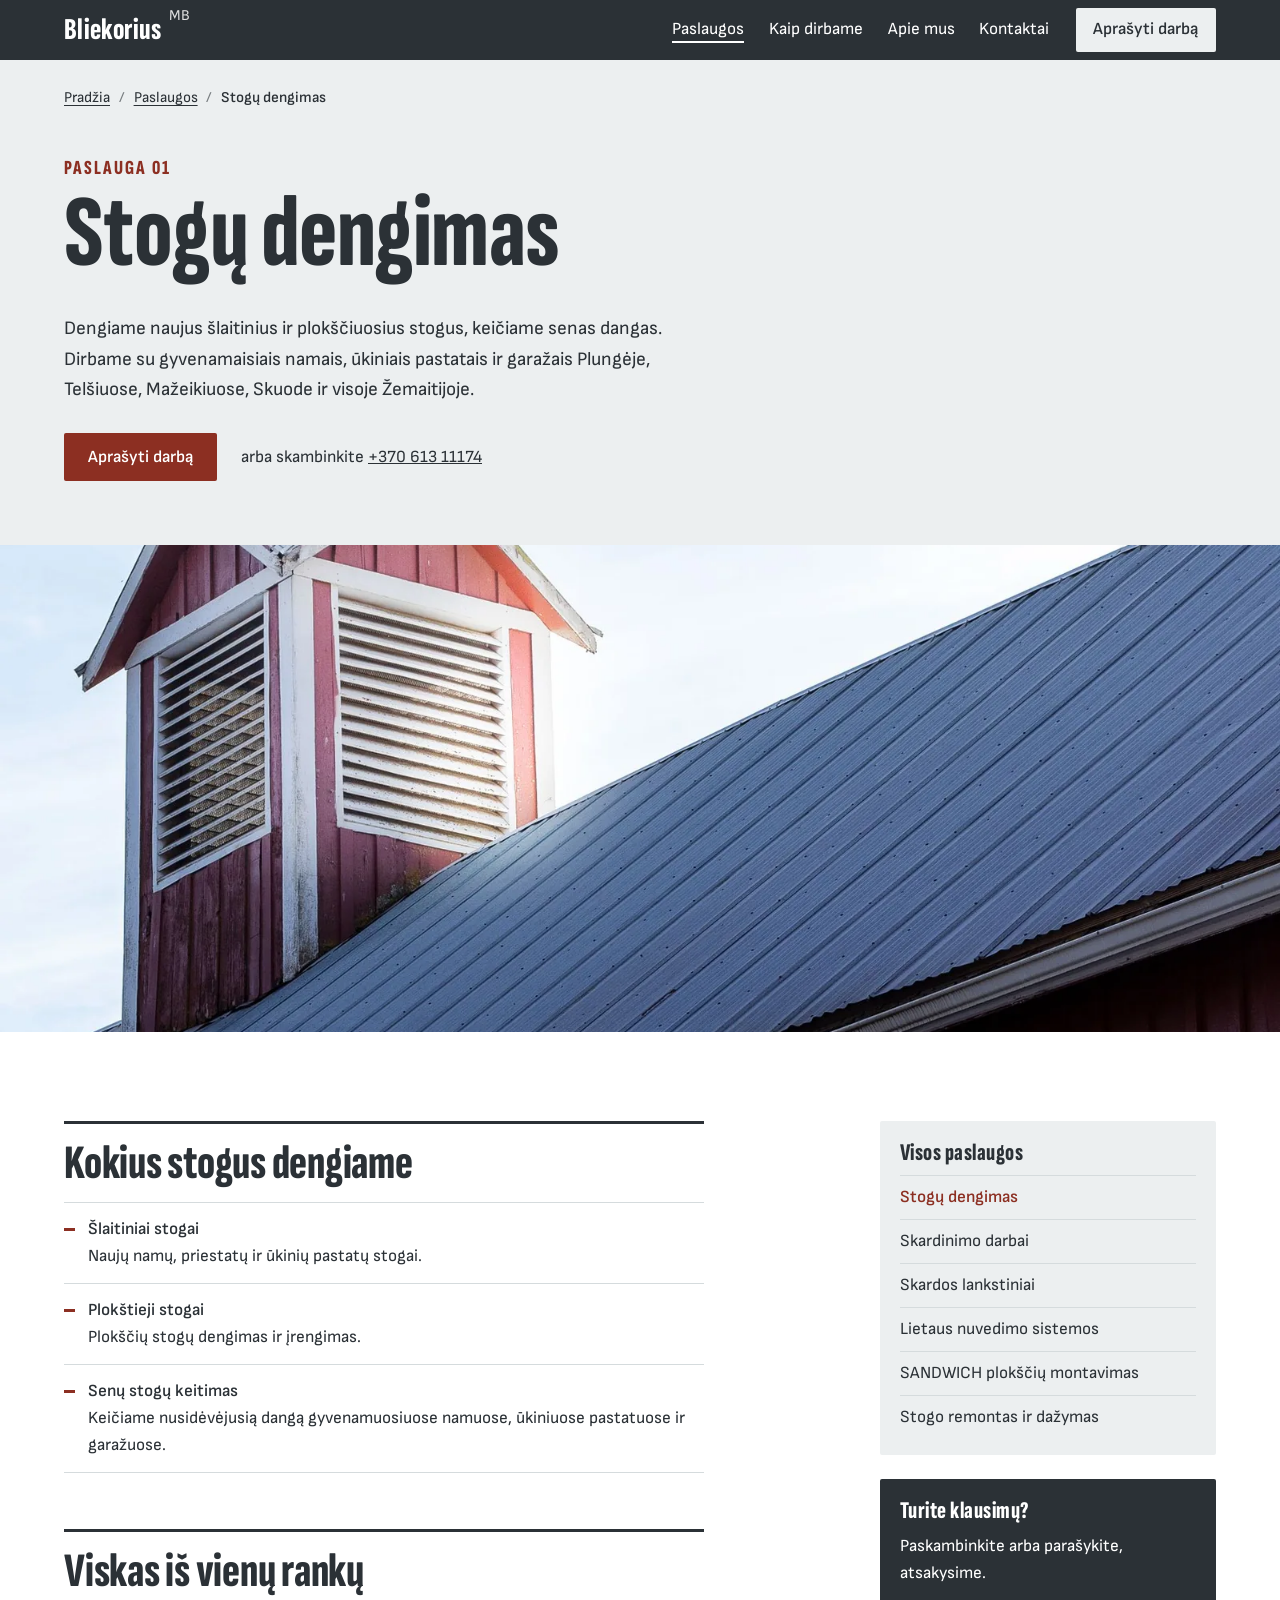
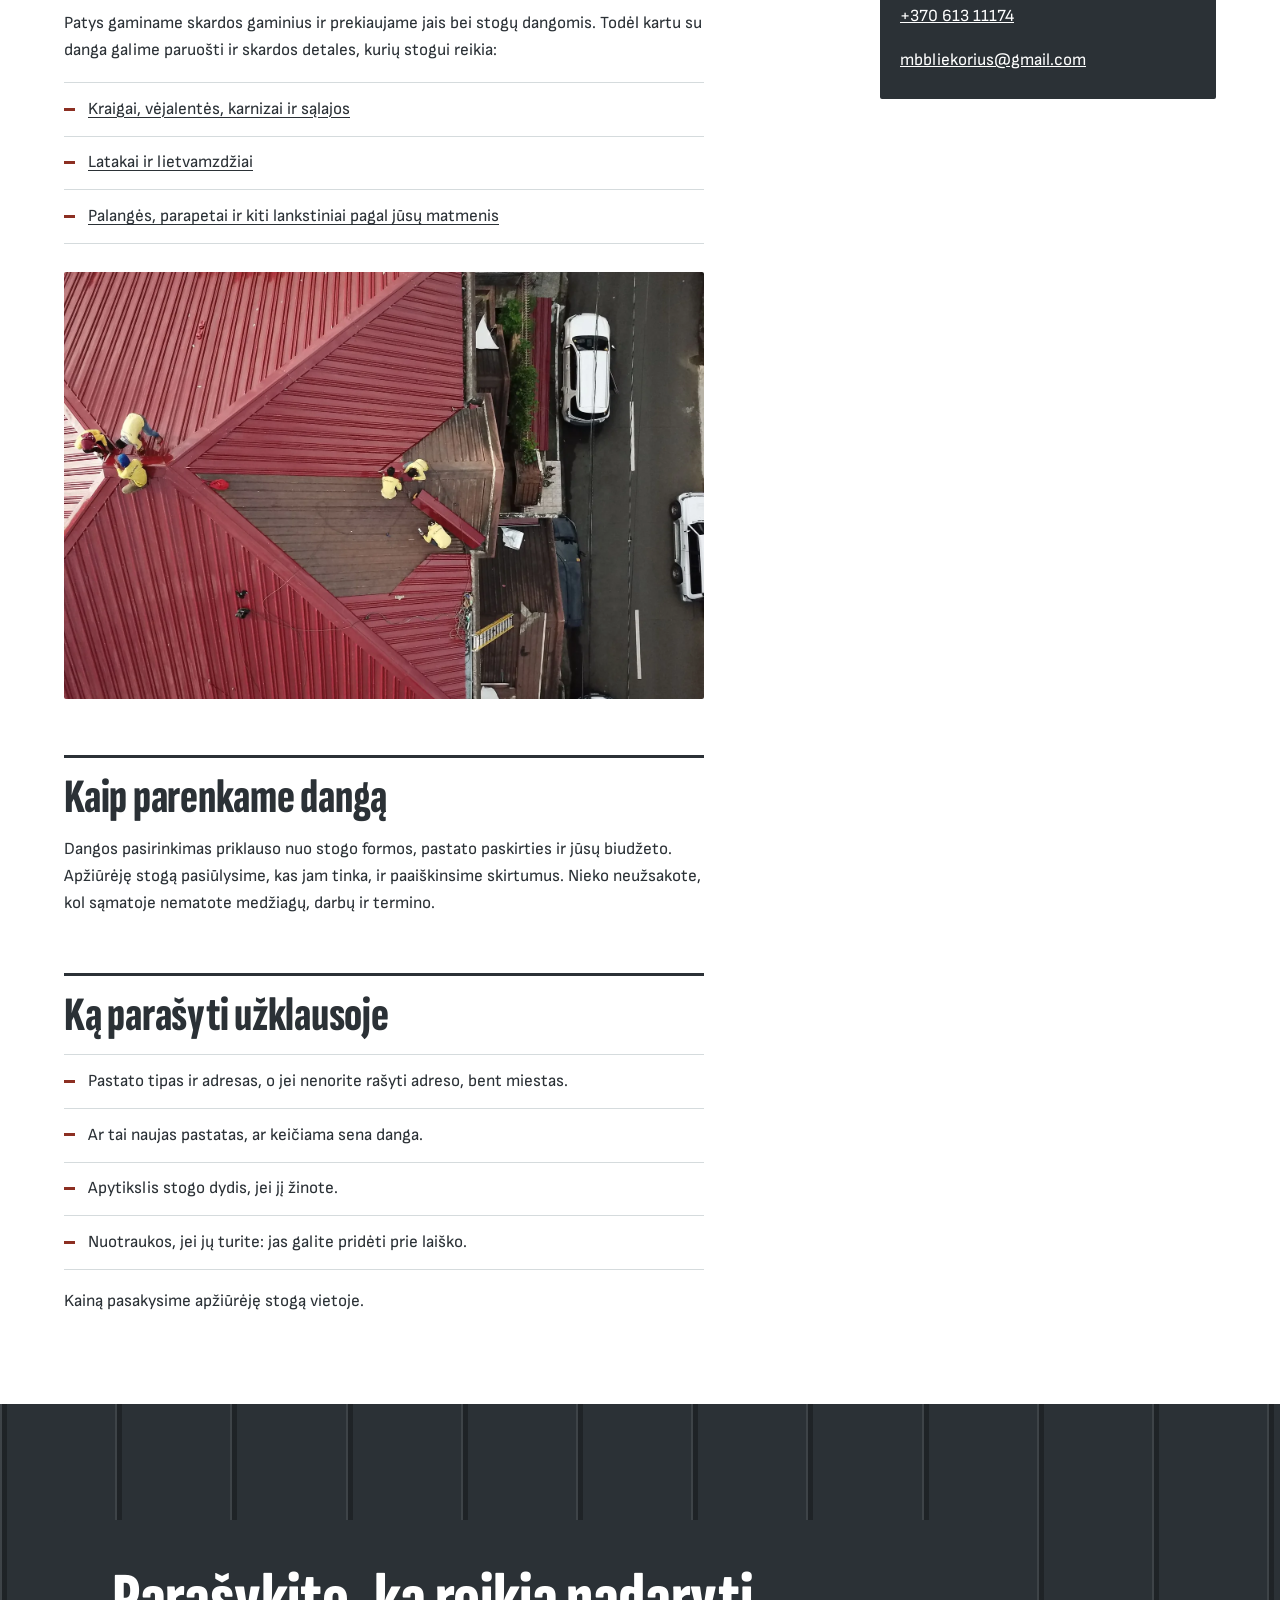
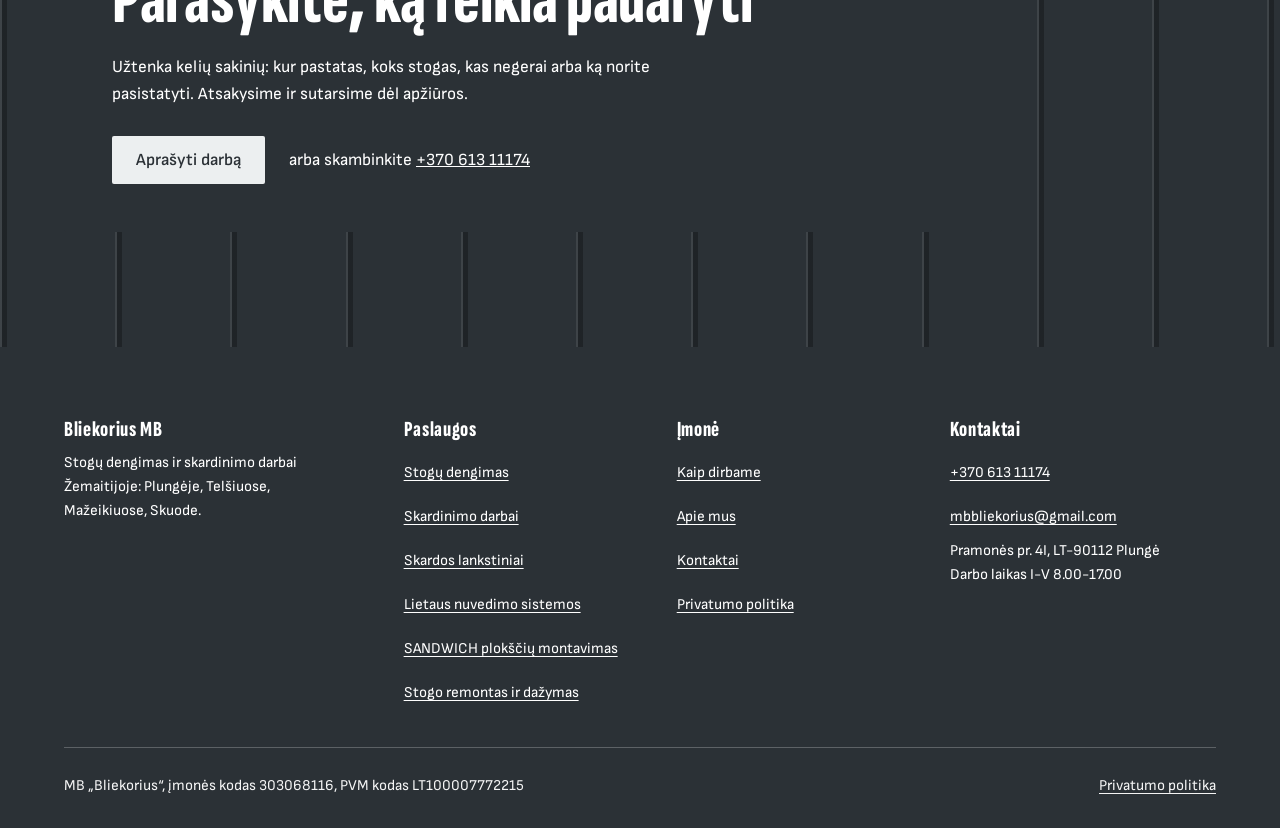
<file: stogu-dengimas.html>
<!doctype html>
<html lang="lt">
<head>
<meta name="robots" content="noindex, nofollow">
<meta charset="utf-8">
<meta name="viewport" content="width=device-width, initial-scale=1">
<title>Stogų dengimas Plungėje ir Žemaitijoje | MB „Bliekorius“</title>
<meta name="description" content="Dengiame naujus šlaitinius ir plokščiuosius stogus, keičiame senas dangas namams, ūkiniams pastatams ir garažams Plungėje, Telšiuose, Mažeikiuose ir Skuode.">
<link rel="icon" href="data:image/svg+xml,%3Csvg xmlns='http://www.w3.org/2000/svg' viewBox='0 0 32 32'%3E%3Crect width='32' height='32' fill='%232B3136'/%3E%3Cpath d='M6 22V12l20-4v14' fill='none' stroke='%23D5DBDD' stroke-width='3'/%3E%3C/svg%3E">
<link rel="preload" as="font" type="font/woff2" href="fonts/sofia-sans-extra-condensed-latin.woff2" crossorigin>
<link rel="preload" as="font" type="font/woff2" href="fonts/sofia-sans-latin.woff2" crossorigin>
<link rel="stylesheet" href="css/style.css">
<script>document.documentElement.className += " js";</script>
<script type="application/ld+json">{"@context": "https://schema.org", "@type": "Service", "name": "Stogų dengimas", "serviceType": "Stogų dengimas", "description": "Dengiame naujus šlaitinius ir plokščiuosius stogus, keičiame senas dangas. Dirbame su gyvenamaisiais namais, ūkiniais pastatais ir garažais Plungėje, Telšiuose, Mažeikiuose, Skuode ir visoje Žemaitijoje.", "areaServed": ["Plungė", "Telšiai", "Mažeikiai", "Skuodas", "Žemaitija"], "provider": {"@type": "RoofingContractor", "name": "MB „Bliekorius“", "telephone": "+370 613 11174", "email": "mbbliekorius@gmail.com", "address": {"@type": "PostalAddress", "streetAddress": "Pramonės pr. 4I", "addressLocality": "Plungė", "postalCode": "LT-90112", "addressCountry": "LT"}}}</script>
<script type="application/ld+json">{"@context": "https://schema.org", "@type": "BreadcrumbList", "itemListElement": [{"@type": "ListItem", "position": 1, "name": "Pradžia", "item": "https://vasylian.com/bliekorius-concept-v2/index.html"}, {"@type": "ListItem", "position": 2, "name": "Paslaugos", "item": "https://vasylian.com/bliekorius-concept-v2/paslaugos.html"}, {"@type": "ListItem", "position": 3, "name": "Stogų dengimas", "item": "https://vasylian.com/bliekorius-concept-v2/"}]}</script>
</head>
<body>
<a class="praleisti" href="#turinys">Pereiti prie turinio</a>
<header class="virsus virsus-tamsus">
    <a class="vardas" href="index.html"><span>Bliekorius</span><small>MB</small></a>
    <button class="meniu-mygtukas" type="button" aria-expanded="false" aria-controls="meniu"><i aria-hidden="true"></i><span>Meniu</span></button>
    <nav id="meniu" aria-label="Pagrindinis meniu">
      <a href="paslaugos.html" aria-current="true">Paslaugos</a>
      <a href="kaip-dirbame.html">Kaip dirbame</a>
      <a href="apie-mus.html">Apie mus</a>
      <a href="kontaktai.html">Kontaktai</a>
      <a class="nav-mygtukas" href="kontaktai.html#forma">Aprašyti darbą</a>
    </nav>
  </header>

<main id="turinys">
  <div class="galva">
    <nav class="kruopsteles" aria-label="Naršymo kelias"><ol><li><a href="index.html">Pradžia</a></li><li><a href="paslaugos.html">Paslaugos</a></li><li><span aria-current="page">Stogų dengimas</span></li></ol></nav>
    <p class="zyma">Paslauga 01</p>
    <h1>Stogų dengimas</h1>
    <p class="ivadas">Dengiame naujus šlaitinius ir plokščiuosius stogus, keičiame senas dangas. Dirbame su gyvenamaisiais namais, ūkiniais pastatais ir garažais Plungėje, Telšiuose, Mažeikiuose, Skuode ir visoje Žemaitijoje.</p>
    <div class="veiksmai">
      <a class="mygtukas" href="kontaktai.html?paslauga=stogu-dengimas#forma">Aprašyti darbą</a>
      <span>arba skambinkite <a href="tel:+37061311174">+370 613 11174</a></span>
    </div>
  </div>
  <div class="plati-foto"><img src="img/stogai-dengimas-didelis.webp" width="1600" height="1067" fetchpriority="high" alt="Pilkos skardos stogo šlaitai ir raudonai dažytas pastatas su vėdinimo bokšteliu"></div>

  <div class="turinys">
    <div class="tekstas">

        <h2>Kokius stogus dengiame</h2>
        <ul class="sarasas">
          <li><strong>Šlaitiniai stogai</strong>Naujų namų, priestatų ir ūkinių pastatų stogai.</li>
          <li><strong>Plokštieji stogai</strong>Plokščių stogų dengimas ir įrengimas.</li>
          <li><strong>Senų stogų keitimas</strong>Keičiame nusidėvėjusią dangą gyvenamuosiuose namuose, ūkiniuose pastatuose ir garažuose.</li>
        </ul>

        <h2>Viskas iš vienų rankų</h2>
        <p>Patys gaminame skardos gaminius ir prekiaujame jais bei stogų dangomis. Todėl kartu su danga galime paruošti ir skardos detales, kurių stogui reikia:</p>
        <ul class="sarasas">
          <li><a href="skardinimo-darbai.html">Kraigai, vėjalentės, karnizai ir sąlajos</a></li>
          <li><a href="lietaus-nuvedimo-sistemos.html">Latakai ir lietvamzdžiai</a></li>
          <li><a href="skardos-lankstiniai.html">Palangės, parapetai ir kiti lankstiniai pagal jūsų matmenis</a></li>
        </ul>
        <figure><img src="img/stogas-is-virsaus.webp" width="1600" height="1067" loading="lazy" alt="Raudonos profiliuotos skardos stogas iš viršaus, ant jo matyti keli žmonės"></figure>

        <h2>Kaip parenkame dangą</h2>
        <p>Dangos pasirinkimas priklauso nuo stogo formos, pastato paskirties ir jūsų biudžeto. Apžiūrėję stogą pasiūlysime, kas jam tinka, ir paaiškinsime skirtumus. Nieko neužsakote, kol sąmatoje nematote medžiagų, darbų ir termino.</p>

        <h2>Ką parašyti užklausoje</h2>
        <ul class="sarasas">
          <li>Pastato tipas ir adresas, o jei nenorite rašyti adreso, bent miestas.</li>
          <li>Ar tai naujas pastatas, ar keičiama sena danga.</li>
          <li>Apytikslis stogo dydis, jei jį žinote.</li>
          <li>Nuotraukos, jei jų turite: jas galite pridėti prie laiško.</li>
        </ul>
        <p>Kainą pasakysime apžiūrėję stogą vietoje.</p>

    </div>
    <aside class="salia" aria-label="Papildoma informacija">
      <div class="salia-blokas">
        <p>Visos paslaugos</p>
        <ul>
          <li><a href="stogu-dengimas.html" aria-current="page">Stogų dengimas</a></li>
          <li><a href="skardinimo-darbai.html">Skardinimo darbai</a></li>
          <li><a href="skardos-lankstiniai.html">Skardos lankstiniai</a></li>
          <li><a href="lietaus-nuvedimo-sistemos.html">Lietaus nuvedimo sistemos</a></li>
          <li><a href="sandwich-plokstiu-montavimas.html">SANDWICH plokščių montavimas</a></li>
          <li><a href="stogo-remontas-ir-dazymas.html">Stogo remontas ir dažymas</a></li>
        </ul>
      </div>
      <div class="salia-blokas salia-tamsus">
        <p class="salia-pav">Turite klausimų?</p>
        <p>Paskambinkite arba parašykite, atsakysime.</p>
        <a href="tel:+37061311174">+370 613 11174</a>
        <a href="mailto:mbbliekorius@gmail.com">mbbliekorius@gmail.com</a>
      </div>
    </aside>
  </div>

  <section class="kontaktai" aria-labelledby="cta-pav">
    <div class="kontaktai-vidus">
      <h2 id="cta-pav">Parašykite, ką reikia padaryti</h2>
      <p>Užtenka kelių sakinių: kur pastatas, koks stogas, kas negerai arba ką norite pasistatyti. Atsakysime ir sutarsime dėl apžiūros.</p>
      <div class="veiksmai">
        <a class="mygtukas" href="kontaktai.html?paslauga=stogu-dengimas#forma">Aprašyti darbą</a>
        <span>arba skambinkite <a href="tel:+37061311174">+370 613 11174</a></span>
      </div>
    </div>
  </section>
</main>

<footer class="apacia">
  <div class="apacia-tinklelis">
    <div>
      <p class="apacia-pav">Bliekorius MB</p>
      <p>Stogų dengimas ir skardinimo darbai Žemaitijoje: Plungėje, Telšiuose, Mažeikiuose, Skuode.</p>
    </div>
    <div>
      <p class="apacia-pav">Paslaugos</p>
      <ul>
          <li><a href="stogu-dengimas.html">Stogų dengimas</a></li>
          <li><a href="skardinimo-darbai.html">Skardinimo darbai</a></li>
          <li><a href="skardos-lankstiniai.html">Skardos lankstiniai</a></li>
          <li><a href="lietaus-nuvedimo-sistemos.html">Lietaus nuvedimo sistemos</a></li>
          <li><a href="sandwich-plokstiu-montavimas.html">SANDWICH plokščių montavimas</a></li>
          <li><a href="stogo-remontas-ir-dazymas.html">Stogo remontas ir dažymas</a></li>
      </ul>
    </div>
    <div>
      <p class="apacia-pav">Įmonė</p>
      <ul>
        <li><a href="kaip-dirbame.html">Kaip dirbame</a></li>
        <li><a href="apie-mus.html">Apie mus</a></li>
        <li><a href="kontaktai.html">Kontaktai</a></li>
        <li><a href="privatumo-politika.html">Privatumo politika</a></li>
      </ul>
    </div>
    <div>
      <p class="apacia-pav">Kontaktai</p>
      <address>
        <a href="tel:+37061311174">+370 613 11174</a><br>
        <a href="mailto:mbbliekorius@gmail.com">mbbliekorius@gmail.com</a><br>
        Pramonės pr. 4I, LT-90112 Plungė<br>
        Darbo laikas I-V 8.00-17.00
      </address>
    </div>
  </div>
  <div class="apacia-teises">
    <span>MB „Bliekorius“, įmonės kodas 303068116, PVM kodas LT100007772215</span>
    <a href="privatumo-politika.html">Privatumo politika</a>
  </div>
</footer>

<script src="js/site.js" defer></script>
</body>
</html>
</file>
<file: css/style.css>
/* MB „Bliekorius“: bendras stilius */

@font-face {
  font-family: "Sofia Sans";
  font-style: normal;
  font-weight: 400 600;
  font-display: swap;
  src: url("../fonts/sofia-sans-latin-ext.woff2") format("woff2");
  unicode-range: U+0100-02BA, U+02BD-02C5, U+02C7-02CC, U+02CE-02D7, U+02DD-02FF, U+0304, U+0308, U+0329, U+1D00-1DBF, U+1E00-1E9F, U+1EF2-1EFF, U+2020, U+20A0-20AB, U+20AD-20C4, U+2113, U+2C60-2C7F, U+A720-A7FF;
}
@font-face {
  font-family: "Sofia Sans";
  font-style: normal;
  font-weight: 400 600;
  font-display: swap;
  src: url("../fonts/sofia-sans-latin.woff2") format("woff2");
  unicode-range: U+0000-00FF, U+0131, U+0152-0153, U+02BB-02BC, U+02C6, U+02DA, U+02DC, U+0304, U+0308, U+0329, U+2000-206F, U+20AC, U+2122, U+2191, U+2193, U+2212, U+2215, U+FEFF, U+FFFD;
}
@font-face {
  font-family: "Sofia Sans Extra Condensed";
  font-style: normal;
  font-weight: 600 800;
  font-display: swap;
  src: url("../fonts/sofia-sans-extra-condensed-latin-ext.woff2") format("woff2");
  unicode-range: U+0100-02BA, U+02BD-02C5, U+02C7-02CC, U+02CE-02D7, U+02DD-02FF, U+0304, U+0308, U+0329, U+1D00-1DBF, U+1E00-1E9F, U+1EF2-1EFF, U+2020, U+20A0-20AB, U+20AD-20C4, U+2113, U+2C60-2C7F, U+A720-A7FF;
}
@font-face {
  font-family: "Sofia Sans Extra Condensed";
  font-style: normal;
  font-weight: 600 800;
  font-display: swap;
  src: url("../fonts/sofia-sans-extra-condensed-latin.woff2") format("woff2");
  unicode-range: U+0000-00FF, U+0131, U+0152-0153, U+02BB-02BC, U+02C6, U+02DA, U+02DC, U+0304, U+0308, U+0329, U+2000-206F, U+20AC, U+2122, U+2191, U+2193, U+2212, U+2215, U+FEFF, U+FFFD;
}

:root {
  --cinkas: #D5DBDD;        /* cinkuota skarda */
  --cinkas-sviesus: #ECEFF0;
  --antracitas: #2B3136;    /* RAL 7016 stogas */
  --antracitas-2: #3C444A;
  --oksidas: #8C2F22;       /* RAL 3009 */
  --oksidas-tamsus: #6E2318;
  --kreida: #FFFFFF;
  --zyma: #FFD84A;

  --display: "Sofia Sans Extra Condensed", "Arial Narrow", "Roboto Condensed", sans-serif;
  --text: "Sofia Sans", "Segoe UI", Roboto, Arial, sans-serif;

  --krastas: clamp(1.25rem, 5vw, 4.5rem);
}

*, *::before, *::after { box-sizing: border-box; }
html { -webkit-text-size-adjust: 100%; scroll-behavior: smooth; }
body {
  margin: 0;
  background: var(--cinkas-sviesus);
  color: var(--antracitas);
  font: 400 1.0625rem/1.6 var(--text);
  overflow-x: hidden;
}
h1, h2, h3, p, ol, ul, dl, dd, figure { margin: 0; padding: 0; }
ol, ul { list-style: none; }
img { display: block; max-width: 100%; height: auto; }
a { color: inherit; }
strong, b { font-weight: 600; }
:focus-visible { outline: 3px solid var(--oksidas); outline-offset: 3px; }

h1, h2 {
  font-family: var(--display);
  font-weight: 800;
  line-height: .92;
  letter-spacing: -.005em;
  text-wrap: balance;
}
h1 { font-size: clamp(3.25rem, 9vw, 7.5rem); }
h2 { font-size: clamp(2.5rem, 6vw, 4.5rem); }
h3 { font: 600 1.25rem/1.25 var(--text); }

.praleisti {
  position: absolute;
  left: 1rem;
  top: -4rem;
  z-index: 100;
  background: var(--kreida);
  color: var(--antracitas);
  font-weight: 600;
  padding: .75rem 1rem;
  border-radius: 2px;
}
.praleisti:focus { top: 1rem; }
.tik-skaitytuvui {
  position: absolute;
  width: 1px; height: 1px;
  overflow: hidden;
  clip-path: inset(50%);
  white-space: nowrap;
}

/* Antraštė ir meniu */
.virsus {
  position: relative;
  z-index: 20;
  display: flex;
  flex-wrap: wrap;
  align-items: center;
  justify-content: space-between;
  gap: .25rem 2rem;
  padding: .5rem var(--krastas);
  color: var(--kreida);
}
.virsus-tamsus { background: var(--antracitas); }
.vardas {
  display: inline-flex;
  align-items: baseline;
  min-height: 44px;
  align-self: center;
  font: 800 1.9rem/1 var(--display);
  text-decoration: none;
  letter-spacing: .01em;
}
.vardas small {
  font: 400 .9375rem/1 var(--text);
  margin-left: .5rem;
  opacity: .85;
}
.vardas span { align-self: center; }
.virsus nav { display: flex; flex-wrap: wrap; align-items: center; gap: 0 .25rem; }
.virsus nav a {
  display: inline-flex;
  align-items: center;
  min-height: 44px;
  padding: 0 .65rem;
  text-decoration: none;
  position: relative;
}
.virsus nav a::after {
  content: "";
  position: absolute;
  left: .65rem; right: .65rem; bottom: .55rem;
  height: 2px;
  background: currentColor;
  transform: scaleX(0);
  transform-origin: left;
  transition: transform .18s ease-out;
}
.virsus nav a:hover::after,
.virsus nav a[aria-current]::after { transform: scaleX(1); }
.virsus :focus-visible, .pradzia :focus-visible, .juosta :focus-visible, .apacia :focus-visible, .kontaktai :focus-visible { outline-color: var(--kreida); }
.virsus nav a.nav-mygtukas {
  margin-left: .75rem;
  padding: 0 1.1rem;
  background: var(--cinkas-sviesus);
  color: var(--antracitas);
  font-weight: 600;
  border-radius: 2px;
}
.virsus nav a.nav-mygtukas::after { display: none; }
.virsus nav a.nav-mygtukas:hover { background: var(--kreida); }
.virsus nav a.nav-mygtukas:focus-visible { outline-color: var(--zyma); }

.meniu-mygtukas {
  display: none;
  align-items: center;
  gap: .6rem;
  min-height: 44px;
  min-width: 44px;
  padding: 0 .9rem;
  font: 600 1rem/1 var(--text);
  color: inherit;
  background: transparent;
  border: 2px solid currentColor;
  border-radius: 2px;
  cursor: pointer;
}
.meniu-mygtukas i, .meniu-mygtukas i::before, .meniu-mygtukas i::after {
  display: block;
  width: 18px; height: 2px;
  background: currentColor;
  position: relative;
  transition: transform .18s, background-color .18s;
}
.meniu-mygtukas i::before, .meniu-mygtukas i::after { content: ""; position: absolute; left: 0; }
.meniu-mygtukas i::before { top: -6px; }
.meniu-mygtukas i::after { top: 6px; }
.meniu-mygtukas[aria-expanded="true"] i { background: transparent; }
.meniu-mygtukas[aria-expanded="true"] i::before { top: 0; transform: rotate(45deg); }
.meniu-mygtukas[aria-expanded="true"] i::after { top: 0; transform: rotate(-45deg); }

@media (max-width: 860px) {
  .js .meniu-mygtukas { display: inline-flex; }
  .js .virsus nav {
    display: none;
    flex-basis: 100%;
    flex-direction: column;
    align-items: stretch;
    gap: 0;
    padding: .5rem 0 1rem;
    border-top: 1px solid rgba(255,255,255,.25);
  }
  .js .virsus.atidarytas nav { display: flex; }
  .js .pradzia .virsus.atidarytas { background: rgba(29,24,22,.96); }
  .virsus nav a { padding: 0 .25rem; min-height: 48px; }
  .virsus nav a::after { left: .25rem; right: auto; width: 2.5rem; bottom: .6rem; }
  .virsus nav a.nav-mygtukas { margin: .75rem 0 0; justify-content: center; }
}

/* Pirmas ekranas: nuotrauka su antrašte viduje */
.pradzia {
  position: relative;
  isolation: isolate;
  display: flex;
  flex-direction: column;
  min-height: min(92svh, 62rem);
  color: var(--kreida);
  background: #1d1816;
}
.pradzia .virsus { position: relative; }
.pradzia-foto {
  position: absolute;
  inset: 0;
  width: 100%;
  height: 100%;
  object-fit: cover;
  object-position: 60% 50%;
  z-index: -2;
}
.pradzia::before {
  content: "";
  position: absolute;
  inset: 0;
  z-index: -1;
  background:
    linear-gradient(180deg, rgba(20,16,14,.72) 0, rgba(20,16,14,0) 22%),
    linear-gradient(90deg, rgba(20,16,14,.88) 0, rgba(20,16,14,.66) 48%, rgba(20,16,14,.12) 100%);
}
.pradzia-tekstas {
  margin-top: auto;
  max-width: 66rem;
  padding: clamp(3rem, 8vw, 6rem) var(--krastas) clamp(2.5rem, 6vw, 5rem);
}
.pradzia-tekstas p {
  max-width: 36rem;
  margin-top: 1.5rem;
  font-size: 1.1875rem;
  color: rgba(255,255,255,.92);
}
.veiksmai {
  display: flex;
  flex-wrap: wrap;
  align-items: center;
  gap: 1rem 1.5rem;
  margin-top: 2rem;
}
.veiksmai span { max-width: none; }
.veiksmai a:not(.mygtukas) { display: inline-block; padding: .6rem 0; }
.mygtukas {
  display: inline-flex;
  align-items: center;
  justify-content: center;
  min-height: 48px;
  background: var(--oksidas);
  color: var(--kreida);
  font: 600 1.0625rem/1.2 var(--text);
  text-decoration: none;
  padding: .75rem 1.5rem;
  border: 0;
  border-radius: 2px;
  cursor: pointer;
  transition: background-color .15s;
}
.mygtukas:hover { background: var(--oksidas-tamsus); }
.pradzia .mygtukas, .kontaktai .mygtukas, .mygtukas-sviesus { background: var(--cinkas-sviesus); color: var(--antracitas); }
.pradzia .mygtukas:hover, .kontaktai .mygtukas:hover, .mygtukas-sviesus:hover { background: var(--kreida); }
.mygtukas-linija {
  background: transparent;
  color: var(--antracitas);
  box-shadow: inset 0 0 0 2px var(--antracitas);
}
.mygtukas-linija:hover { background: var(--antracitas); color: var(--kreida); }

/* Lankstinio brėžinys */
.brezinys {
  background: var(--cinkas);
  border-radius: 2px;
  padding: clamp(.6rem, 1.5vw, .9rem);
}
.brezinys svg { display: block; width: 100%; height: auto; }
.brezinys figcaption {
  font-size: .875rem;
  line-height: 1.35;
  margin-top: .5rem;
  display: flex;
  flex-wrap: wrap;
  justify-content: space-between;
  gap: .15rem .75rem;
}
.profilis {
  fill: none;
  stroke: var(--antracitas);
  stroke-width: 7;
  stroke-linejoin: round;
  stroke-linecap: butt;
  stroke-dasharray: 1;
  stroke-dashoffset: 1;
  animation: lenkti 2.4s cubic-bezier(.6,.05,.3,1) .3s forwards;
}
.matmuo line, .matmuo path { stroke: var(--oksidas); stroke-width: 1.5; fill: none; }
.matmuo text {
  font: 600 25px var(--display);
  fill: var(--oksidas);
  letter-spacing: .02em;
}
.matmuo { opacity: 0; animation: rodyti .5s ease-out forwards; }
.matmuo:nth-of-type(1) { animation-delay: 1.0s; }
.matmuo:nth-of-type(2) { animation-delay: 1.6s; }
.matmuo:nth-of-type(3) { animation-delay: 2.2s; }
.matmuo:nth-of-type(4) { animation-delay: 2.6s; }
/* Brėžinys pradeda piešti, kai pasirodo ekrane */
.js .brezinys .profilis, .js .brezinys .matmuo { animation-play-state: paused; }
.js .brezinys.matosi .profilis, .js .brezinys.matosi .matmuo { animation-play-state: running; }
@keyframes lenkti { to { stroke-dashoffset: 0; } }
@keyframes rodyti { to { opacity: 1; } }

/* Darbai: kaip sąmatos eilutės su nuotrauka */
.darbai { padding: clamp(3rem, 8vw, 6.5rem) var(--krastas); background: var(--kreida); }
.darbai-galva {
  display: grid;
  grid-template-columns: minmax(0, 1fr) minmax(0, 1fr);
  gap: 1rem clamp(1.5rem, 4vw, 4rem);
  align-items: end;
  margin-bottom: clamp(1.5rem, 4vw, 3rem);
}
.darbai-galva p { max-width: 32rem; }
.eilutes { border-top: 3px solid var(--antracitas); counter-reset: eilute; }
.eilutes li {
  counter-increment: eilute;
  display: grid;
  grid-template-columns: 3.5rem minmax(0, 1fr) minmax(0, 21rem);
  gap: .5rem clamp(1.25rem, 3vw, 3rem);
  align-items: start;
  padding: 1.25rem 0;
  border-bottom: 1px solid var(--cinkas);
}
.eilutes li::before {
  content: counter(eilute, decimal-leading-zero);
  font: 800 2.25rem/1 var(--display);
  color: var(--oksidas);
  padding-top: .1rem;
}
.eilutes h3 {
  font: 600 clamp(1.6rem, 3.4vw, 2.25rem)/1.05 var(--display);
  margin-bottom: .5rem;
  padding-top: .1rem;
}
.eilutes h3 a { text-decoration: none; }
.eilutes h3 a:hover { text-decoration: underline; text-decoration-thickness: 2px; text-underline-offset: .15em; }
.eilutes p { max-width: 34rem; }
.placiau {
  display: inline-flex;
  align-items: center;
  min-height: 44px;
  margin-top: .35rem;
  font-weight: 600;
  color: var(--oksidas);
  text-underline-offset: .25em;
}
.placiau::after { content: "\2192"; margin-left: .4rem; transition: transform .15s; }
.placiau:hover::after { transform: translateX(3px); }
.eilutes .foto, .eilutes .brezinys { grid-column: 3; grid-row: 1; }
.eilutes .foto img {
  width: 100%;
  aspect-ratio: 3 / 2;
  object-fit: cover;
  border-radius: 2px;
  background: var(--cinkas);
}

/* Nuotraukų juosta */
.juosta {
  position: relative;
  isolation: isolate;
  display: flex;
  align-items: flex-end;
  min-height: clamp(18rem, 42vw, 34rem);
  color: var(--kreida);
  background: var(--antracitas);
}
.juosta-foto {
  position: absolute;
  inset: 0;
  width: 100%;
  height: 100%;
  object-fit: cover;
  z-index: -2;
}
.juosta::before {
  content: "";
  position: absolute;
  inset: 0;
  z-index: -1;
  background: linear-gradient(0deg, rgba(20,24,27,.86) 0, rgba(20,24,27,.35) 55%, rgba(20,24,27,.1) 100%);
}
.juosta-tekstas { padding: clamp(2rem, 5vw, 4rem) var(--krastas); max-width: 60rem; }
.juosta-tekstas p:first-child { font-size: .9375rem; letter-spacing: .08em; text-transform: uppercase; margin-bottom: .75rem; opacity: .9; }
.juosta-tekstas h2 { font-size: clamp(2.25rem, 5.2vw, 4rem); }

/* Eiga: tikra seka, todėl numeruota */
.eiga {
  padding: clamp(3rem, 8vw, 6.5rem) var(--krastas);
  display: grid;
  grid-template-columns: minmax(0, 1.15fr) minmax(0, .85fr);
  gap: clamp(1.5rem, 5vw, 5rem);
  align-items: stretch;
}
.eiga-foto { position: relative; min-height: 22rem; }
.eiga-foto img {
  position: absolute;
  inset: 0;
  width: 100%;
  height: 100%;
  object-fit: cover;
  object-position: 50% 30%;
  border-radius: 2px;
  background: var(--cinkas);
}
.eiga ol, .zingsniai {
  counter-reset: zingsnis;
  margin-top: clamp(1.5rem, 4vw, 3rem);
}
.eiga li, .zingsniai li {
  counter-increment: zingsnis;
  display: grid;
  grid-template-columns: 3.75rem minmax(0, 1fr);
  gap: 0 1rem;
  border-top: 3px solid var(--antracitas);
  padding: 1rem 0 1.5rem;
}
.eiga li::before, .zingsniai li::before {
  content: counter(zingsnis);
  grid-row: 1 / span 3;
  font: 800 3.25rem/1 var(--display);
  color: var(--oksidas);
}
.eiga h3, .zingsniai h3 { font: 600 1.125rem/1.3 var(--text); margin-bottom: .35rem; }
.eiga li p, .zingsniai li p { font-size: 1rem; max-width: 32rem; }
.eiga-nuoroda { margin-top: .5rem; }

/* Kontaktai ant valcuoto stogo */
.kontaktai {
  color: var(--kreida);
  background:
    repeating-linear-gradient(90deg,
      rgba(255,255,255,.09) 0 2px,
      rgba(0,0,0,.28) 2px 7px,
      transparent 7px clamp(64px, 9vw, 120px)),
    var(--antracitas);
  padding: clamp(3.5rem, 9vw, 7.5rem) var(--krastas);
}
.kontaktai-vidus {
  background: var(--antracitas);
  max-width: 58rem;
  padding: clamp(1.5rem, 4vw, 3rem);
  border-radius: 2px;
}
.kontaktai h2 { margin-bottom: 1.25rem; }
.kontaktai-vidus > p { max-width: 36rem; }
.kontaktai dl {
  display: grid;
  grid-template-columns: repeat(2, minmax(0, 1fr));
  gap: 1.5rem 2.5rem;
  margin-top: 2.25rem;
}
.kontaktai dt { font-size: .9375rem; opacity: .85; }
.kontaktai dd { font: 600 clamp(1.5rem, 3vw, 2rem)/1.15 var(--display); letter-spacing: .01em; overflow-wrap: anywhere; }
.kontaktai a:focus-visible { outline-color: var(--zyma); }
.kontaktai .veiksmai { margin-top: 1.75rem; }

/* Vidinių puslapių antraštė */
.galva { padding: clamp(.5rem, 1.5vw, 1rem) var(--krastas) clamp(2rem, 5vw, 4rem); background: var(--cinkas-sviesus); }
.kruopsteles ol { display: flex; flex-wrap: wrap; align-items: center; font-size: .9375rem; }
.kruopsteles li { display: inline-flex; align-items: center; }
.kruopsteles li + li::before { content: "/"; margin: 0 .55rem; opacity: .6; }
.kruopsteles a { display: inline-flex; align-items: center; min-height: 44px; text-underline-offset: .2em; }
.kruopsteles [aria-current="page"] { font-weight: 600; }
.galva h1 { margin-top: clamp(.75rem, 2vw, 1.5rem); font-size: clamp(3rem, 8vw, 6.5rem); max-width: 18ch; }
.galva .zyma { margin-top: clamp(1.25rem, 3vw, 2.5rem); font: 800 1.25rem/1 var(--display); letter-spacing: .1em; text-transform: uppercase; color: var(--oksidas); }
.galva .zyma + h1 { margin-top: .6rem; }
.galva .ivadas { max-width: 40rem; margin-top: clamp(1.25rem, 3vw, 2rem); font-size: 1.1875rem; }
.galva .veiksmai { margin-top: 1.75rem; }

.plati-foto { background: var(--antracitas); }
.plati-foto img { width: 100%; height: clamp(16rem, 38vw, 33rem); object-fit: cover; }

/* Paslaugos puslapis */
.turinys {
  display: grid;
  grid-template-columns: minmax(0, 1fr) minmax(0, 21rem);
  gap: clamp(2rem, 5vw, 5rem);
  align-items: start;
  padding: clamp(3rem, 7vw, 6rem) var(--krastas);
  background: var(--kreida);
}
.turinys-vienas { grid-template-columns: minmax(0, 1fr); }
.tekstas > * + * { margin-top: 1.1rem; }
.tekstas > h2 { font-size: clamp(2.1rem, 4.5vw, 3rem); margin-top: clamp(2.25rem, 5vw, 3.5rem); padding-top: 1.1rem; border-top: 3px solid var(--antracitas); max-width: 40rem; }
.tekstas > h2:first-child { margin-top: 0; }
.tekstas > h2 + * { margin-top: 1rem; }
.tekstas p, .tekstas li { max-width: 40rem; }
.tekstas a { text-underline-offset: .2em; }
.sarasas { border-top: 1px solid var(--cinkas); }
.sarasas li {
  padding: .8rem 0 .8rem 1.5rem;
  border-bottom: 1px solid var(--cinkas);
  position: relative;
}
.sarasas li::before {
  content: "";
  position: absolute;
  left: 0; top: 1.45em;
  width: .7rem; height: 3px;
  background: var(--oksidas);
}
.sarasas strong { display: block; }
.tekstas figure img { width: 100%; aspect-ratio: 3 / 2; object-fit: cover; border-radius: 2px; background: var(--cinkas); }
.tekstas figure { max-width: 40rem; margin-top: 1.75rem; }
.tekstas .brezinys { max-width: 40rem; }
.pastaba { padding: 1rem 1.25rem; background: var(--cinkas-sviesus); border-left: 4px solid var(--oksidas); max-width: 40rem; }

.salia { position: sticky; top: 1.5rem; display: grid; gap: 1.5rem; }
.salia-blokas { background: var(--cinkas-sviesus); padding: 1.25rem 1.25rem 1rem; border-radius: 2px; }
.salia-blokas > p:first-child, .salia-blokas .salia-pav { font: 800 1.5rem/1 var(--display); letter-spacing: .02em; margin-bottom: .6rem; }
.salia-blokas ul a {
  display: flex;
  align-items: center;
  min-height: 44px;
  text-decoration: none;
  border-top: 1px solid var(--cinkas);
}
.salia-blokas ul a:hover { text-decoration: underline; text-underline-offset: .2em; }
.salia-blokas ul a[aria-current="page"] { font-weight: 600; color: var(--oksidas); }
.salia-tamsus { background: var(--antracitas); color: var(--kreida); }
.salia-tamsus p { margin-bottom: .5rem; }
.salia-tamsus a { display: inline-flex; align-items: center; min-height: 44px; }
.salia-tamsus :focus-visible { outline-color: var(--zyma); }

/* Paslaugų apžvalga */
.apzvalga .eilutes { margin-top: 0; }
.apzvalga { padding: clamp(2rem, 5vw, 4rem) var(--krastas) clamp(3rem, 8vw, 6.5rem); background: var(--kreida); }

/* Formos */
.forma {
  display: grid;
  grid-template-columns: repeat(2, minmax(0, 1fr));
  gap: 1.25rem 1.5rem;
  max-width: 40rem;
  margin-top: 1.5rem;
}
.forma .laukas { display: flex; flex-direction: column; gap: .35rem; min-width: 0; }
.forma .visas { grid-column: 1 / -1; }
.forma label { font-weight: 600; font-size: .9375rem; }
.forma label small { font-weight: 400; opacity: .85; }
.forma input, .forma select, .forma textarea {
  width: 100%;
  min-height: 48px;
  padding: .65rem .8rem;
  font: 400 1.0625rem/1.4 var(--text);
  color: var(--antracitas);
  background: var(--kreida);
  border: 2px solid var(--antracitas-2);
  border-radius: 2px;
}
.forma textarea { min-height: 8rem; resize: vertical; }
.forma [aria-invalid="true"] { border-color: var(--oksidas); background: #fbf2f0; }
.forma .klaida { color: var(--oksidas); font-size: .9375rem; font-weight: 600; min-height: 0; }
.forma .klaida:empty { display: none; }
.forma-santrauka {
  grid-column: 1 / -1;
  padding: .85rem 1rem;
  background: #fbf2f0;
  border-left: 4px solid var(--oksidas);
  color: var(--oksidas);
  font-weight: 600;
}
.forma-santrauka[hidden] { display: none; }
.forma .veiksmai { grid-column: 1 / -1; margin-top: .25rem; }
.forma-info { grid-column: 1 / -1; font-size: .9375rem; max-width: 36rem; }
.forma-blokas { background: var(--cinkas-sviesus); padding: clamp(1.25rem, 3vw, 2rem); border-radius: 2px; margin-top: 1.75rem; max-width: 44rem; }
.forma-blokas h2 { font-size: clamp(2rem, 4vw, 2.75rem); margin: 0; padding: 0; border: 0; }
.forma-blokas .forma { margin-top: 1.25rem; }

/* Kontaktų puslapis */
.kontaktu-tinklelis {
  display: grid;
  grid-template-columns: minmax(0, 1fr) minmax(0, 1fr);
  gap: clamp(2rem, 5vw, 4.5rem);
  align-items: start;
  padding: clamp(2.5rem, 6vw, 5rem) var(--krastas);
  background: var(--kreida);
}
.rekvizitai { border-top: 3px solid var(--antracitas); }
.rekvizitai > div { display: grid; grid-template-columns: minmax(0, 9rem) minmax(0, 1fr); gap: .25rem 1rem; padding: .75rem 0; border-bottom: 1px solid var(--cinkas); }
.rekvizitai dt { font-size: .9375rem; opacity: .85; }
.rekvizitai dd { font-weight: 600; overflow-wrap: anywhere; }
.rekvizitai a { display: inline-flex; align-items: center; min-height: 44px; }
.zemelapis { padding: 0 var(--krastas) clamp(3rem, 7vw, 6rem); background: var(--kreida); }
.zemelapis iframe { display: block; width: 100%; height: clamp(18rem, 40vw, 26rem); border: 0; background: var(--cinkas); border-radius: 2px; }
.zemelapis p { margin-top: .5rem; font-size: .9375rem; }
.zemelapis p a { display: inline-flex; align-items: center; min-height: 44px; }

/* DUK */
.duk details { border-bottom: 1px solid var(--cinkas); max-width: 44rem; }
.duk details:first-of-type { border-top: 1px solid var(--cinkas); }
.duk summary {
  display: flex;
  align-items: center;
  justify-content: space-between;
  gap: 1rem;
  min-height: 56px;
  padding: .5rem 0;
  font: 600 1.125rem/1.3 var(--text);
  cursor: pointer;
  list-style: none;
}
.duk summary::-webkit-details-marker { display: none; }
.duk summary::after { content: "+"; font: 800 1.75rem/1 var(--display); color: var(--oksidas); flex: none; }
.duk details[open] summary::after { content: "\2212"; }
.duk details > p { padding: 0 0 1.1rem; max-width: 38rem; }

/* 404 */
.klaida-puslapis { padding: clamp(3rem, 8vw, 6rem) var(--krastas); background: var(--kreida); }
.klaida-puslapis h1 { font-size: clamp(3.25rem, 9vw, 7rem); max-width: 14ch; }
.klaida-puslapis p { max-width: 36rem; margin-top: 1.25rem; }
.klaida-puslapis .veiksmai { margin-top: 1.75rem; }

/* Apatinė juosta */
.apacia { background: var(--antracitas); color: var(--kreida); padding: clamp(2.5rem, 6vw, 4.5rem) var(--krastas) 1.25rem; font-size: .9375rem; }
.apacia-tinklelis { display: grid; grid-template-columns: 1.3fr 1fr 1fr 1.2fr; gap: 2rem clamp(1.5rem, 4vw, 4rem); }
.apacia-pav { font: 800 1.35rem/1 var(--display); letter-spacing: .03em; margin-bottom: .6rem; }
.apacia ul a, .apacia address a, .apacia .apacia-teises a {
  display: inline-flex;
  align-items: center;
  min-height: 44px;
  text-underline-offset: .2em;
}
.apacia address { font-style: normal; }
.apacia-teises { margin-top: 2rem; padding-top: 1rem; border-top: 1px solid rgba(255,255,255,.25); display: flex; flex-wrap: wrap; justify-content: space-between; align-items: center; gap: .25rem 2rem; opacity: .95; }

@media (max-width: 1000px) {
  .eilutes li { grid-template-columns: 3rem minmax(0, 1fr) minmax(0, 15rem); }
  .eiga { grid-template-columns: minmax(0, 1fr); }
  .eiga-foto { order: 2; }
  .eiga-foto { min-height: 0; aspect-ratio: 16 / 10; }
  .eiga-foto img { object-position: 50% 35%; }
  .turinys { grid-template-columns: minmax(0, 1fr); }
  .salia { position: static; grid-template-columns: repeat(2, minmax(0, 1fr)); }
  .apacia-tinklelis { grid-template-columns: repeat(2, minmax(0, 1fr)); }
  .kontaktu-tinklelis { grid-template-columns: minmax(0, 1fr); }
}
@media (max-width: 860px) {
  .darbai-galva { grid-template-columns: minmax(0, 1fr); align-items: start; }
}
@media (max-width: 680px) {
  .eilutes li {
    grid-template-columns: 3rem minmax(0, 1fr);
    padding: 1.25rem 0 1.5rem;
  }
  .eilutes .foto, .eilutes .brezinys { grid-column: 1 / -1; grid-row: 1; margin-bottom: .75rem; }
  .eilutes li > div { grid-column: 2; }
  .eilutes li::before { grid-column: 1; align-self: start; }
  .pradzia::before {
    background:
      linear-gradient(180deg, rgba(20,16,14,.72) 0, rgba(20,16,14,.2) 18%, rgba(20,16,14,.62) 45%, rgba(20,16,14,.9) 100%);
  }
  .pradzia-foto { object-position: 66% 50%; }
  .salia { grid-template-columns: minmax(0, 1fr); }
  .forma { grid-template-columns: minmax(0, 1fr); }
}
@media (max-width: 560px) {
  .kontaktai dl { grid-template-columns: minmax(0, 1fr); }
  .matmuo text { font-size: 30px; }
  .apacia-tinklelis { grid-template-columns: minmax(0, 1fr); }
  .rekvizitai > div { grid-template-columns: minmax(0, 1fr); }
  .vardas { font-size: 1.7rem; }
}
@media (prefers-reduced-motion: reduce) {
  html { scroll-behavior: auto; }
  .profilis { animation: none; stroke-dashoffset: 0; }
  .matmuo { animation: none; opacity: 1; }
  .mygtukas, .virsus nav a::after, .placiau::after { transition: none; }
}

.tekstas .sarasas, .tekstas .rekvizitai { max-width: 40rem; }
.tekstas .rekvizitai { border-top: 1px solid var(--cinkas); }
.forma ::placeholder { color: #5b6368; opacity: 1; }
.salia figure img { width: 100%; height: auto; border-radius: 2px; background: var(--cinkas); }
</file>
